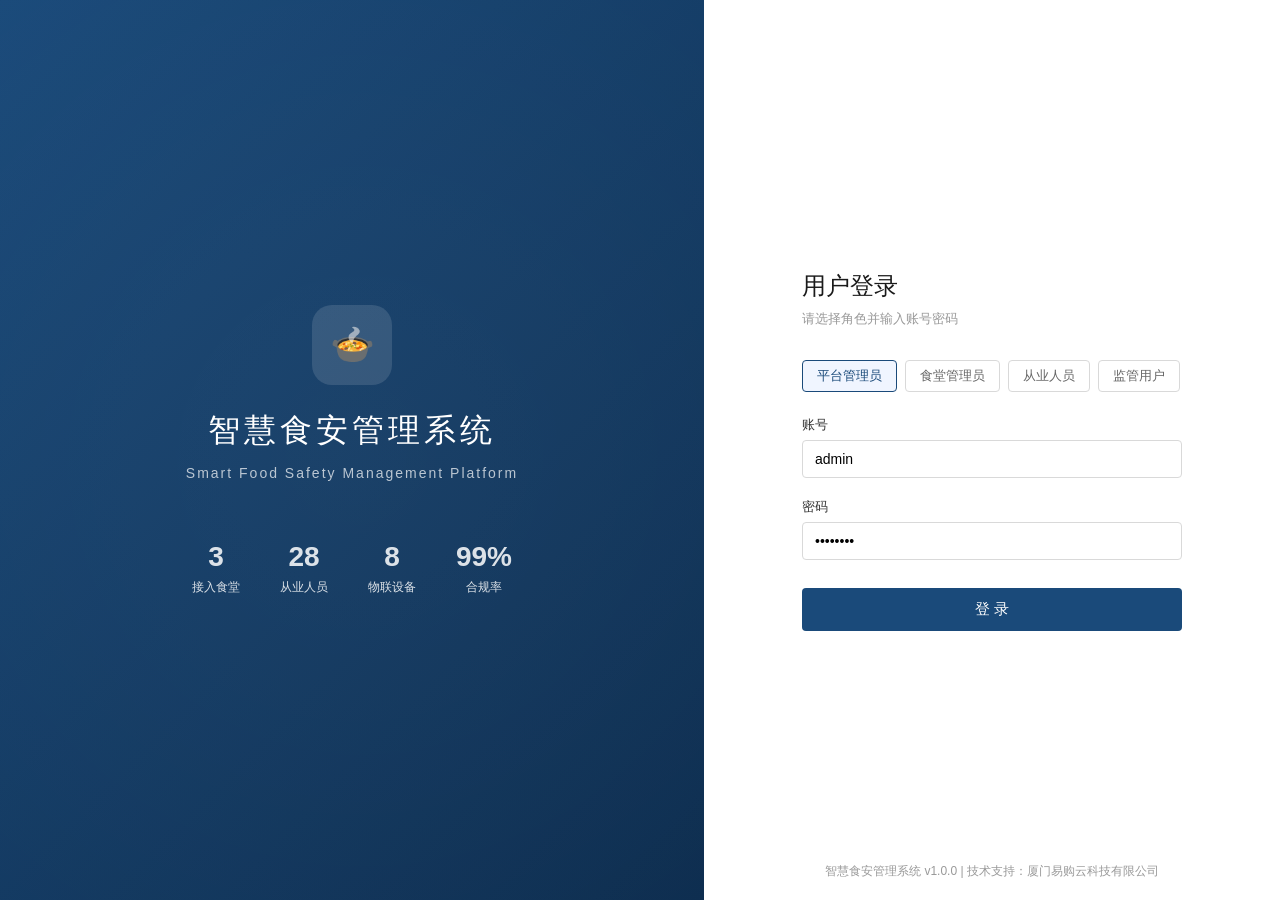
<file: index.html>
<!DOCTYPE html>
<html lang="zh-CN">
<head>
  <meta charset="UTF-8">
  <meta name="viewport" content="width=device-width, initial-scale=1.0">
  <title>智慧食安管理系统</title>
  <link rel="icon" type="image/svg+xml" href="data:image/svg+xml,%3Csvg xmlns='http://www.w3.org/2000/svg' viewBox='0 0 32 32'%3E%3Crect width='32' height='32' rx='6' fill='%231a3a5c'/%3E%3Cpath d='M16 5L7 9v7c0 5.5 4 10.2 9 11.5 5-1.3 9-6 9-11.5V9l-9-4z' fill='none' stroke='%2352c41a' stroke-width='1.8'/%3E%3Cpath d='M12 15.5l2.5 2.5 5.5-5.5' fill='none' stroke='%2352c41a' stroke-width='1.8' stroke-linecap='round' stroke-linejoin='round'/%3E%3Ctext x='16' y='22' text-anchor='middle' font-size='6' fill='%23fff' font-weight='bold'%3E食安%3C/text%3E%3C/svg%3E">
  <link rel="stylesheet" href="css/style.css">
  <style>
    * { margin: 0; padding: 0; box-sizing: border-box; }
    body {
      font-family: "Microsoft YaHei", "PingFang SC", "Helvetica Neue", Arial, sans-serif;
      background: #f5f7fa;
      color: #333;
      font-size: 14px;
    }
    .app-layout {
      display: flex;
      min-height: 100vh;
    }

    /* ===== 左侧导航 ===== */
    .sidebar {
      width: 220px;
      background: #1a3a5c;
      color: #fff;
      flex-shrink: 0;
      display: flex;
      flex-direction: column;
      transition: width 0.3s;
      position: fixed;
      height: 100vh;
      z-index: 100;
    }
    .sidebar.collapsed {
      width: 60px;
    }
    .sidebar-header {
      height: 60px;
      display: flex;
      align-items: center;
      padding: 0 16px;
      border-bottom: 1px solid rgba(255,255,255,0.08);
      gap: 10px;
    }
    .sidebar-header .icon {
      width: 32px;
      height: 32px;
      background: rgba(255,255,255,0.12);
      border-radius: 8px;
      display: flex;
      align-items: center;
      justify-content: center;
      font-size: 16px;
      flex-shrink: 0;
    }
    .sidebar-header .title {
      font-size: 15px;
      font-weight: 500;
      white-space: nowrap;
      overflow: hidden;
    }
    .sidebar.collapsed .sidebar-header .title {
      display: none;
    }
    .nav-menu {
      flex: 1;
      overflow-y: auto;
      padding: 8px 0;
    }
    .nav-item {
      display: flex;
      align-items: center;
      padding: 12px 16px;
      cursor: pointer;
      transition: background 0.2s;
      color: rgba(255,255,255,0.75);
      gap: 12px;
      border-left: 3px solid transparent;
    }
    .nav-item:hover {
      background: rgba(255,255,255,0.06);
      color: #fff;
    }
    .nav-item.active {
      background: rgba(255,255,255,0.1);
      color: #fff;
      border-left-color: #4a9eff;
    }
    .nav-item .nav-icon {
      width: 20px;
      text-align: center;
      flex-shrink: 0;
      font-size: 16px;
    }
    .nav-item .nav-label {
      white-space: nowrap;
      overflow: hidden;
      font-size: 13px;
    }
    .sidebar.collapsed .nav-item .nav-label {
      display: none;
    }
    .sidebar-footer {
      padding: 12px 16px;
      border-top: 1px solid rgba(255,255,255,0.08);
      font-size: 12px;
      color: rgba(255,255,255,0.4);
      text-align: center;
    }
    .sidebar.collapsed .sidebar-footer {
      display: none;
    }
    .toggle-sidebar {
      position: absolute;
      right: -12px;
      top: 70px;
      width: 24px;
      height: 24px;
      background: #1a3a5c;
      border-radius: 50%;
      display: flex;
      align-items: center;
      justify-content: center;
      cursor: pointer;
      font-size: 10px;
      color: #fff;
      border: 1px solid rgba(255,255,255,0.2);
      z-index: 101;
    }

    /* ===== 主内容区 ===== */
    .main {
      flex: 1;
      margin-left: 220px;
      display: flex;
      flex-direction: column;
      min-height: 100vh;
    }
    .main.expanded {
      margin-left: 60px;
    }
    .header {
      height: 56px;
      background: #fff;
      border-bottom: 1px solid #e8e8e8;
      display: flex;
      align-items: center;
      justify-content: space-between;
      padding: 0 24px;
      position: sticky;
      top: 0;
      z-index: 50;
    }
    .header-left {
      display: flex;
      align-items: center;
      gap: 16px;
    }
    .breadcrumb {
      font-size: 14px;
      color: #666;
    }
    .breadcrumb span:last-child {
      color: #1a3a5c;
      font-weight: 500;
    }
    .header-right {
      display: flex;
      align-items: center;
      gap: 20px;
    }
    .header-icon-btn {
      position: relative;
      cursor: pointer;
      font-size: 18px;
      color: #666;
      padding: 4px;
    }
    .header-icon-btn:hover { color: #1a3a5c; }
    .header-badge {
      position: absolute;
      top: -2px;
      right: -2px;
      width: 16px;
      height: 16px;
      background: #ff4d4f;
      color: #fff;
      font-size: 10px;
      border-radius: 50%;
      display: flex;
      align-items: center;
      justify-content: center;
    }
    .user-info {
      display: flex;
      align-items: center;
      gap: 8px;
      cursor: pointer;
    }
    .user-avatar {
      width: 32px;
      height: 32px;
      border-radius: 50%;
      background: #1a3a5c;
      color: #fff;
      display: flex;
      align-items: center;
      justify-content: center;
      font-size: 13px;
    }
    .user-name {
      font-size: 13px;
      color: #333;
    }
    .user-dropdown {
      position: absolute;
      top: 48px;
      right: 16px;
      background: #fff;
      border: 1px solid #e8e8e8;
      border-radius: 4px;
      box-shadow: 0 4px 12px rgba(0,0,0,0.1);
      display: none;
      min-width: 140px;
      z-index: 60;
    }
    .user-dropdown.show { display: block; }
    .user-dropdown-item {
      padding: 10px 16px;
      font-size: 13px;
      cursor: pointer;
      transition: background 0.2s;
    }
    .user-dropdown-item:hover { background: #f5f7fa; }

    .content {
      padding: 20px 24px;
      flex: 1;
    }

    /* ===== 通用卡片 ===== */
    .card {
      background: #fff;
      border-radius: 4px;
      border: 1px solid #e8e8e8;
      margin-bottom: 16px;
    }
    .card-header {
      padding: 14px 20px;
      border-bottom: 1px solid #f0f0f0;
      display: flex;
      justify-content: space-between;
      align-items: center;
    }
    .card-title {
      font-size: 15px;
      font-weight: 500;
      color: #1a1a1a;
    }
    .card-body {
      padding: 20px;
    }
    .card-tools {
      display: flex;
      gap: 8px;
    }

    /* ===== 按钮 ===== */
    .btn {
      padding: 6px 16px;
      border-radius: 4px;
      font-size: 13px;
      cursor: pointer;
      transition: all 0.2s;
      border: 1px solid transparent;
      display: inline-flex;
      align-items: center;
      gap: 4px;
    }
    .btn-primary {
      background: #1a4a7a;
      color: #fff;
      border-color: #1a4a7a;
    }
    .btn-primary:hover { background: #133a61; }
    .btn-default {
      background: #fff;
      color: #666;
      border-color: #d9d9d9;
    }
    .btn-default:hover { border-color: #1a4a7a; color: #1a4a7a; }
    .btn-danger {
      background: #fff;
      color: #ff4d4f;
      border-color: #ff4d4f;
    }
    .btn-danger:hover { background: #fff2f0; }
    .btn-sm { padding: 4px 12px; font-size: 12px; }
    .btn-success { background: #52c41a; color: #fff; border-color: #52c41a; }
    .btn-success:hover { background: #389e0d; }
    .btn-warning { background: #faad14; color: #fff; border-color: #faad14; }
    .btn-warning:hover { background: #d48806; }

    /* ===== 表格 ===== */
    .table-wrap { overflow-x: auto; }
    .table {
      width: 100%;
      border-collapse: collapse;
      font-size: 13px;
    }
    .table th {
      background: #fafafa;
      padding: 10px 12px;
      text-align: left;
      font-weight: 500;
      color: #666;
      border-bottom: 1px solid #f0f0f0;
      white-space: nowrap;
    }
    .table td {
      padding: 10px 12px;
      border-bottom: 1px solid #f0f0f0;
      color: #333;
    }
    .table tr:hover td { background: #fafafa; }
    .table tr:last-child td { border-bottom: none; }

    /* ===== 标签 ===== */
    .tag {
      display: inline-block;
      padding: 2px 8px;
      border-radius: 4px;
      font-size: 12px;
      line-height: 1.5;
    }
    .tag-green { background: #f6ffed; color: #389e0d; border: 1px solid #b7eb8f; }
    .tag-red { background: #fff2f0; color: #ff4d4f; border: 1px solid #ffccc7; }
    .tag-orange { background: #fff7e6; color: #d48806; border: 1px solid #ffd591; }
    .tag-blue { background: #e6f7ff; color: #1a4a7a; border: 1px solid #91d5ff; }
    .tag-gray { background: #f5f5f5; color: #999; border: 1px solid #d9d9d9; }

    /* ===== 状态指示点 ===== */
    .status-dot {
      display: inline-block;
      width: 8px;
      height: 8px;
      border-radius: 50%;
      margin-right: 4px;
    }
    .status-dot.online { background: #52c41a; }
    .status-dot.offline { background: #999; }
    .status-dot.warning { background: #faad14; }
    .status-dot.error { background: #ff4d4f; }

    /* ===== Toast 提示 ===== */
    .toast-container {
      position: fixed;
      top: 16px;
      right: 16px;
      z-index: 9999;
      display: flex;
      flex-direction: column;
      gap: 8px;
      pointer-events: none;
    }
    .toast {
      min-width: 240px;
      max-width: 360px;
      background: #fff;
      border-radius: 4px;
      box-shadow: 0 4px 12px rgba(0,0,0,0.12);
      padding: 12px 16px 12px 14px;
      display: flex;
      align-items: flex-start;
      gap: 10px;
      font-size: 13px;
      color: #333;
      border-left: 3px solid #1a4a7a;
      animation: toastIn 0.25s ease-out;
      pointer-events: auto;
    }
    .toast.success { border-left-color: #52c41a; }
    .toast.error { border-left-color: #ff4d4f; }
    .toast.warning { border-left-color: #faad14; }
    .toast.info { border-left-color: #1a4a7a; }
    .toast .toast-icon {
      flex-shrink: 0;
      width: 18px;
      height: 18px;
      border-radius: 50%;
      display: flex;
      align-items: center;
      justify-content: center;
      color: #fff;
      font-size: 12px;
      font-weight: 600;
      line-height: 1;
    }
    .toast.success .toast-icon { background: #52c41a; }
    .toast.error .toast-icon { background: #ff4d4f; }
    .toast.warning .toast-icon { background: #faad14; }
    .toast.info .toast-icon { background: #1a4a7a; }
    .toast .toast-content { flex: 1; line-height: 1.5; }
    .toast.fade-out { animation: toastOut 0.25s ease-in forwards; }
    @keyframes toastIn {
      from { transform: translateX(100%); opacity: 0; }
      to { transform: translateX(0); opacity: 1; }
    }
    @keyframes toastOut {
      from { transform: translateX(0); opacity: 1; }
      to { transform: translateX(100%); opacity: 0; }
    }

    /* ===== 自定义确认弹窗 ===== */
    .confirm-dialog .modal {
      max-width: 400px;
    }
    .confirm-dialog .confirm-icon {
      width: 56px;
      height: 56px;
      border-radius: 50%;
      display: flex;
      align-items: center;
      justify-content: center;
      font-size: 28px;
      margin: 0 auto 16px;
    }
    .confirm-dialog .confirm-icon.warning { background: #fff7e6; color: #faad14; }
    .confirm-dialog .confirm-icon.danger { background: #fff2f0; color: #ff4d4f; }
    .confirm-dialog .confirm-icon.info { background: #e6f7ff; color: #1a4a7a; }
    .confirm-dialog .confirm-title {
      font-size: 16px;
      font-weight: 500;
      color: #1a1a1a;
      text-align: center;
      margin-bottom: 8px;
    }
    .confirm-dialog .confirm-msg {
      font-size: 13px;
      color: #666;
      text-align: center;
      line-height: 1.6;
      margin-bottom: 4px;
    }

    /* ===== 搜索/筛选栏 ===== */
    .filter-bar {
      display: flex;
      gap: 12px;
      margin-bottom: 16px;
      flex-wrap: wrap;
    }
    .filter-bar input, .filter-bar select {
      padding: 6px 10px;
      border: 1px solid #d9d9d9;
      border-radius: 4px;
      font-size: 13px;
      outline: none;
    }
    .filter-bar input:focus, .filter-bar select:focus { border-color: #1a4a7a; }
    .filter-bar input { min-width: 200px; }

    /* ===== 分页 ===== */
    .pagination {
      display: flex;
      justify-content: flex-end;
      gap: 4px;
      margin-top: 16px;
    }
    .pagination button {
      padding: 5px 12px;
      border: 1px solid #d9d9d9;
      background: #fff;
      cursor: pointer;
      border-radius: 4px;
      font-size: 13px;
    }
    .pagination button:hover { border-color: #1a4a7a; color: #1a4a7a; }
    .pagination button.active { background: #1a4a7a; color: #fff; border-color: #1a4a7a; }
    .pagination button:disabled { cursor: not-allowed; color: #bbb; }

    /* ===== 数字统计卡片 ===== */
    .stats-row {
      display: grid;
      grid-template-columns: repeat(4, 1fr);
      gap: 16px;
      margin-bottom: 16px;
    }
    .stat-card {
      background: #fff;
      border-radius: 4px;
      border: 1px solid #e8e8e8;
      padding: 20px;
      display: flex;
      align-items: center;
      gap: 16px;
    }
    .stat-icon {
      width: 48px;
      height: 48px;
      border-radius: 8px;
      display: flex;
      align-items: center;
      justify-content: center;
      font-size: 20px;
      flex-shrink: 0;
    }
    .stat-icon.blue { background: #e6f7ff; color: #1a4a7a; }
    .stat-icon.green { background: #f6ffed; color: #389e0d; }
    .stat-icon.red { background: #fff2f0; color: #ff4d4f; }
    .stat-icon.orange { background: #fff7e6; color: #d48806; }
    .stat-info .stat-num { font-size: 24px; font-weight: 600; color: #1a1a1a; line-height: 1.2; }
    .stat-info .stat-label { font-size: 13px; color: #999; margin-top: 2px; }
    .stat-info .stat-trend { font-size: 12px; color: #999; margin-top: 4px; }
    .stat-trend.up { color: #52c41a; }
    .stat-trend.down { color: #ff4d4f; }

    /* ===== 模态框 ===== */
    .modal-overlay {
      position: fixed;
      top: 0; left: 0; right: 0; bottom: 0;
      background: rgba(0,0,0,0.45);
      display: none;
      align-items: center;
      justify-content: center;
      z-index: 200;
    }
    .modal-overlay.show { display: flex; }
    .modal {
      background: #fff;
      border-radius: 4px;
      width: 90%;
      max-width: 560px;
      max-height: 90vh;
      overflow-y: auto;
    }
    .modal-header {
      padding: 16px 20px;
      border-bottom: 1px solid #f0f0f0;
      display: flex;
      justify-content: space-between;
      align-items: center;
    }
    .modal-title { font-size: 16px; font-weight: 500; }
    .modal-close { cursor: pointer; font-size: 18px; color: #999; }
    .modal-close:hover { color: #333; }
    .modal-body { padding: 20px; }
    .modal-footer {
      padding: 12px 20px;
      border-top: 1px solid #f0f0f0;
      display: flex;
      justify-content: flex-end;
      gap: 8px;
    }
    .form-row { display: flex; gap: 16px; margin-bottom: 16px; }
    .form-col { flex: 1; }
    .form-label { display: block; font-size: 13px; color: #333; margin-bottom: 6px; }
    .form-label .required { color: #ff4d4f; margin-left: 2px; }
    .form-input, .form-select, .form-textarea {
      width: 100%;
      padding: 8px 10px;
      border: 1px solid #d9d9d9;
      border-radius: 4px;
      font-size: 13px;
      outline: none;
    }
    .form-input:focus, .form-select:focus, .form-textarea:focus { border-color: #1a4a7a; }
    .form-textarea { resize: vertical; min-height: 80px; }

    /* ===== 响应式 ===== */
    @media (max-width: 1200px) {
      .stats-row { grid-template-columns: repeat(2, 1fr); }
    }
    @media (max-width: 768px) {
      .sidebar { width: 60px; }
      .sidebar .sidebar-header .title, .sidebar .nav-item .nav-label, .sidebar .sidebar-footer { display: none; }
      .main { margin-left: 60px; }
      .stats-row { grid-template-columns: repeat(2, 1fr); }
    }

    /* ===== 隐藏 ===== */
    .hidden { display: none !important; }

    /* ===== 详情列表 ===== */
    .detail-list { display: grid; grid-template-columns: repeat(2, 1fr); gap: 12px 24px; }
    .detail-item { display: flex; }
    .detail-item .label { color: #999; width: 100px; flex-shrink: 0; font-size: 13px; }
    .detail-item .value { color: #333; font-size: 13px; }

    /* ===== 监控画面 ===== */
    .monitor-grid { display: grid; grid-template-columns: repeat(2, 1fr); gap: 16px; }
    .monitor-card { background: #1a1a1a; border-radius: 4px; overflow: hidden; }
    .monitor-card .monitor-header { padding: 8px 12px; display: flex; justify-content: space-between; align-items: center; color: #fff; font-size: 13px; background: #2a2a2a; }
    .monitor-card .monitor-body { height: 240px; display: flex; align-items: center; justify-content: center; color: #666; font-size: 13px; position: relative; }
    .monitor-card .monitor-placeholder { text-align: center; }
    .monitor-card .monitor-placeholder .icon { font-size: 48px; margin-bottom: 8px; color: #444; }
    .monitor-status { display: flex; align-items: center; gap: 4px; }

    /* ===== 两栏布局 ===== */
    .two-col { display: grid; grid-template-columns: 1fr 1fr; gap: 16px; }
    .two-col .card { margin-bottom: 0; }

    /* ===== 预警色块 ===== */
    .alert-banner {
      padding: 10px 16px;
      border-radius: 4px;
      margin-bottom: 16px;
      display: flex;
      align-items: center;
      gap: 8px;
      font-size: 13px;
    }
    .alert-banner.high { background: #fff2f0; border: 1px solid #ffccc7; color: #ff4d4f; }
    .alert-banner.medium { background: #fff7e6; border: 1px solid #ffd591; color: #d48806; }
    .alert-banner.low { background: #e6f7ff; border: 1px solid #91d5ff; color: #1a4a7a; }

    /* ===== 分页条（带统计） ===== */
    .pagination-bar { display: flex; justify-content: space-between; align-items: center; padding: 12px 0 0; }
    .pagination-info { font-size: 13px; color: #666; }

    /* ===== 人脸照片 ===== */
    .face-thumb { width: 36px; height: 36px; border-radius: 50%; object-fit: cover; background: #f0f0f0; }
    .face-placeholder { width: 36px; height: 36px; border-radius: 50%; background: #1a3a5c; color: #fff; display: inline-flex; align-items: center; justify-content: center; font-size: 13px; }
    .face-preview { width: 120px; height: 150px; border-radius: 4px; object-fit: cover; border: 1px solid #d9d9d9; }
    .face-preview-box { margin-top: 8px; }
    .upload-row { display: flex; align-items: center; gap: 12px; }
    .upload-row input[type="file"] { flex: 1; }
  </style>
</head>
<body>
  <div class="app-layout">
    <!-- 左侧导航 -->
    <div class="sidebar" id="sidebar">
      <div class="sidebar-header">
        <div class="icon">&#127858;</div>
        <div class="title">智慧食安</div>
      </div>
      <div class="toggle-sidebar" id="toggleSidebar">&lt;</div>
      <div class="nav-menu" id="navMenu"></div>
      <div class="sidebar-footer">v1.0.0 | 厦门易购云科技有限公司</div>
    </div>

    <!-- 主内容区 -->
    <div class="main" id="main">
      <div class="header">
        <div class="header-left">
          <div class="breadcrumb" id="breadcrumb">首页 / 工作台</div>
        </div>
        <div class="header-right">
          <div class="header-icon-btn" id="noticeBtn">
            &#128276;
            <span class="header-badge" id="noticeBadge">3</span>
          </div>
          <div class="user-info" id="userInfo">
            <div class="user-avatar" id="userAvatar"></div>
            <div class="user-name" id="userName"></div>
            <div class="user-dropdown" id="userDropdown">
              <div class="user-dropdown-item" onclick="showProfile()">个人资料</div>
              <div class="user-dropdown-item" onclick="logout()">退出登录</div>
            </div>
          </div>
        </div>
      </div>
      <div class="content" id="content"></div>
    </div>
  </div>

  <!-- 通用模态框 -->
  <div class="modal-overlay" id="modalOverlay">
    <div class="modal" id="modal">
      <div class="modal-header">
        <div class="modal-title" id="modalTitle">标题</div>
        <div class="modal-close" onclick="closeModal()">&times;</div>
      </div>
      <div class="modal-body" id="modalBody"></div>
      <div class="modal-footer" id="modalFooter"></div>
    </div>
  </div>

  <!-- 自定义确认弹窗 -->
  <div class="modal-overlay confirm-dialog" id="confirmOverlay">
    <div class="modal" style="max-width:380px">
      <div class="modal-body" style="padding:28px 24px 8px">
        <div class="confirm-icon" id="confirmIcon">!</div>
        <div class="confirm-title" id="confirmTitle">提示</div>
        <div class="confirm-msg" id="confirmMsg"></div>
      </div>
      <div class="modal-footer" style="justify-content:center;border-top:none;padding:16px 24px 24px">
        <button class="btn btn-default" id="confirmCancelBtn">取消</button>
        <button class="btn btn-primary" id="confirmOkBtn">确定</button>
      </div>
    </div>
  </div>

  <!-- Toast 容器 -->
  <div class="toast-container" id="toastContainer"></div>

  <script src="js/data.js"></script>
  <script>
    // ===================== 初始化 =====================
    DataStore.init();
    const currentUser = DataStore.get('currentUser');
    if (!currentUser) { window.location.href = 'login.html?redirect=' + encodeURIComponent(window.location.hash || ''); }

    // 全部可用菜单（权限项）
    const ALL_MENUS = [
      { key: 'dashboard', label: '工作台', icon: '&#128202;', group: '总览' },
      { key: 'devices', label: '物联设备', icon: '&#128268;', group: '设备' },
      { key: 'alerts', label: '异常预警', icon: '&#128680;', group: '预警' },
      { key: 'alertReview', label: '预警审核', icon: '&#128270;', group: '预警' },
      { key: 'patrolReview', label: '巡查记录审核', icon: '&#128269;', group: '审核' },
      { key: 'samples', label: '留样管理', icon: '&#129379;', group: '业务' },
      { key: 'personnel', label: '人员管理', icon: '&#128100;', group: '业务' },
      { key: 'checks', label: '晨午晚检', icon: '&#129658;', group: '业务' },
      { key: 'access', label: '门禁管理', icon: '&#128275;', group: '业务' },
      { key: 'monitor', label: '视频监控', icon: '&#128247;', group: '监控' },
      { key: 'ledger', label: '台账填报', icon: '&#128221;', group: '业务' },
      { key: 'patrol', label: '巡检记录', icon: '&#128269;', group: '业务' },
      { key: 'safetyInspect', label: '食安巡查', icon: '&#128737;', group: '业务' },
      { key: 'recipes', label: '菜谱信息维护', icon: '&#127869;', group: '业务' },
      { key: 'roles', label: '角色管理', icon: '&#128101;', group: '管理' },
      { key: 'userMgmt', label: '用户管理', icon: '&#128101;', group: '管理' },
      { key: 'sysParams', label: '参数设置', icon: '&#9881;', group: '管理' },
    ];

    // 根据 DB.roles 中的 permissions 动态构建角色菜单配置
    function buildRoleConfig() {
      var cfg = {};
      // 默认权限映射（兜底：当角色缺少 permissions 字段时使用）
      var DEFAULT_PERMS = {
        admin: ['dashboard','devices','alerts','alertReview','samples','personnel','checks','access','monitor','roles','userMgmt','sysParams','ledger','patrol','safetyInspect','recipes','patrolReview'],
        canteenAdmin: ['dashboard','userMgmt','roles','alertReview','patrolReview'],
        staff: ['samples','ledger','patrol','safetyInspect','recipes'],
        inspector: ['dashboard','alerts','samples','checks','patrol','safetyInspect','ledger','recipes','personnel','monitor']
      };
      DB.roles.forEach(function(r) {
        var perms = (r.permissions && r.permissions.length > 0) ? r.permissions : (DEFAULT_PERMS[r.code] || []);
        cfg[r.code] = { name: r.name, menus: ALL_MENUS.filter(function(m) { return perms.indexOf(m.key) !== -1; }) };
      });
      // 兜底：如果某角色 code 没有匹配到，给一个默认空菜单
      if (!cfg.admin) cfg.admin = { name: '平台管理员', menus: [] };
      if (!cfg.canteenAdmin) cfg.canteenAdmin = { name: '食堂管理员', menus: [] };
      if (!cfg.staff) cfg.staff = { name: '从业人员', menus: [] };
      if (!cfg.inspector) cfg.inspector = { name: '监管用户', menus: [] };
      return cfg;
    }
    var roleConfig = buildRoleConfig();

    // 监管用户为只读角色：可查看业务数据，但不能新增/编辑/删除
    function isViewOnly() { return currentUser.role === 'inspector'; }

    // 从 URL hash 解析当前页面（支持刷新保留、可分享/书签）；无效或无则回落到第一个菜单
    function parseHashPage() {
      var h = (window.location.hash || '').replace(/^#/, '').trim();
      return h || null;
    }
    function firstMenuKey() {
      var menus = (roleConfig[currentUser.role] && roleConfig[currentUser.role].menus) || [];
      return menus.length ? menus[0].key : 'dashboard';
    }
    var _hashPage = parseHashPage();
    var _menus0 = (roleConfig[currentUser.role] && roleConfig[currentUser.role].menus) || [];
    let currentPage = (_hashPage && _menus0.some(m => m.key === _hashPage)) ? _hashPage : firstMenuKey();
    // 进入时若停在默认首页却带了 #dashboard，清掉让 URL 保持干净（replaceState 不触发 hashchange）
    if (currentPage === firstMenuKey() && window.location.hash) {
      history.replaceState(null, '', window.location.pathname + window.location.search);
    }

    // ===================== 导航渲染 =====================
    function renderNav() {
      const cfg = roleConfig[currentUser.role] || roleConfig.admin;
      const menu = document.getElementById('navMenu');
      menu.innerHTML = cfg.menus.map(m => `
        <div class="nav-item ${m.key === currentPage ? 'active' : ''}" data-page="${m.key}" onclick="navigate('${m.key}')">
          <div class="nav-icon">${m.icon}</div>
          <div class="nav-label">${m.label}</div>
        </div>
      `).join('');
      document.getElementById('userName').textContent = currentUser.realName;
      document.getElementById('userAvatar').textContent = currentUser.realName.charAt(0);
    }

    // 默认首页（第一个菜单）不显示 hash，进入/切回时 URL 保持干净的 /dashboard
    function isDefaultPage(page) { return page === firstMenuKey(); }
    function clearHashSilently() {
      if (window.location.hash) {
        history.replaceState(null, '', window.location.pathname + window.location.search);
      }
    }
    function setHash(page) {
      if (isDefaultPage(page)) clearHashSilently();
      else window.location.hash = page;
    }

    function navigate(page) {
      var menus = (roleConfig[currentUser.role] && roleConfig[currentUser.role].menus) || [];
      if (!menus.some(m => m.key === page)) return; // 越权访问忽略
      if (parseHashPage() === page) {
        currentPage = page; renderNav(); renderContent();
      } else {
        setHash(page); // 默认首页清 hash，其它模块写 hash，由 hashchange 统一渲染
      }
    }

    // 浏览器前进/后退、手动改地址栏 hash、刷新后均触发此事件，实现每个菜单独立 URL
    window.addEventListener('hashchange', function() {
      var page = parseHashPage();
      var menus = (roleConfig[currentUser.role] && roleConfig[currentUser.role].menus) || [];
      if (!page) { // 空 hash = 默认首页
        currentPage = firstMenuKey(); renderNav(); renderContent();
      } else if (menus.some(m => m.key === page)) {
        currentPage = page; renderNav(); renderContent();
      } else {
        currentPage = firstMenuKey(); renderNav(); renderContent(); clearHashSilently();
      }
    });

    document.getElementById('toggleSidebar').addEventListener('click', () => {
      document.getElementById('sidebar').classList.toggle('collapsed');
      document.getElementById('main').classList.toggle('expanded');
      const btn = document.getElementById('toggleSidebar');
      btn.textContent = btn.textContent === '<' ? '>' : '<';
    });

    document.getElementById('userInfo').addEventListener('click', () => {
      document.getElementById('userDropdown').classList.toggle('show');
    });
    document.addEventListener('click', e => {
      if (!e.target.closest('#userInfo')) document.getElementById('userDropdown').classList.remove('show');
    });

    function logout() {
      localStorage.removeItem('smartFoodSafety_currentUser');
      window.location.href = 'login.html';
    }

    // ===================== 面包屑 =====================
    function setBreadcrumb(pages) {
      document.getElementById('breadcrumb').innerHTML = pages.map((p, i) =>
        i === pages.length - 1 ? `<span>${p}</span>` : `<span style="color:#999">${p}</span> <span style="color:#ccc;margin:0 4px">/</span> `
      ).join('');
    }

    // ===================== 模态框 =====================
    function openModal(title, bodyHtml, footerHtml) {
      document.getElementById('modalTitle').textContent = title;
      document.getElementById('modalBody').innerHTML = bodyHtml;
      document.getElementById('modalFooter').innerHTML = footerHtml || '';
      document.getElementById('modalOverlay').classList.add('show');
    }
    function closeModal() {
      document.getElementById('modalOverlay').classList.remove('show');
    }
    document.getElementById('modalOverlay').addEventListener('click', e => {
      if (e.target === document.getElementById('modalOverlay')) closeModal();
    });

    // ===================== 自定义 Toast 提示 =====================
    function showToast(message, type = 'info', duration = 2500) {
      const container = document.getElementById('toastContainer');
      const icons = { success: '✓', error: '×', warning: '!', info: 'i' };
      const toast = document.createElement('div');
      toast.className = 'toast ' + type;
      toast.innerHTML = `<div class="toast-icon">${icons[type] || 'i'}</div><div class="toast-content">${message}</div>`;
      container.appendChild(toast);
      setTimeout(() => {
        toast.classList.add('fade-out');
        setTimeout(() => toast.remove(), 250);
      }, duration);
    }

    // ===================== 自定义确认弹窗 =====================
    function showConfirm(message, options = {}) {
      return new Promise(resolve => {
        const { title = '操作确认', type = 'warning', okText = '确定', cancelText = '取消', danger = false } = options;
        const iconMap = { warning: '!', danger: '!', info: '?' };
        const iconTypeMap = { warning: 'warning', danger: 'danger', info: 'info' };
        document.getElementById('confirmTitle').textContent = title;
        document.getElementById('confirmMsg').textContent = message;
        const icon = document.getElementById('confirmIcon');
        icon.textContent = iconMap[type] || '!';
        icon.className = 'confirm-icon ' + (iconTypeMap[type] || 'warning');
        const okBtn = document.getElementById('confirmOkBtn');
        const cancelBtn = document.getElementById('confirmCancelBtn');
        okBtn.textContent = okText;
        cancelBtn.textContent = cancelText;
        okBtn.className = 'btn ' + (danger ? 'btn-danger' : 'btn-primary');
        document.getElementById('confirmOverlay').classList.add('show');

        const cleanup = (result) => {
          document.getElementById('confirmOverlay').classList.remove('show');
          okBtn.onclick = null;
          cancelBtn.onclick = null;
          document.getElementById('confirmOverlay').onclick = null;
          resolve(result);
        };
        okBtn.onclick = () => cleanup(true);
        cancelBtn.onclick = () => cleanup(false);
        document.getElementById('confirmOverlay').onclick = (e) => {
          if (e.target === document.getElementById('confirmOverlay')) cleanup(false);
        };
      });
    }

    // ===================== 通用表格渲染 =====================
    function renderTable(headers, rows, emptyText = '暂无数据') {
      if (!rows || rows.length === 0) {
        return `<div style="text-align:center;padding:40px;color:#999;font-size:13px">${emptyText}</div>`;
      }
      return `<div class="table-wrap"><table class="table"><thead><tr>${headers.map(h => `<th>${h}</th>`).join('')}</tr></thead><tbody>${rows.map(r => `<tr>${r.map(c => `<td>${c}</td>`).join('')}</tr>`).join('')}</tbody></table></div>`;
    }

    // ===================== 分页 =====================
    function renderPagination(current, total, onPage) {
      if (total <= 1) return '';
      let html = '<div class="pagination">';
      html += `<button ${current === 1 ? 'disabled' : ''} onclick="${onPage}(${current - 1})">上一页</button>`;
      for (let i = 1; i <= total; i++) {
        if (i === 1 || i === total || (i >= current - 1 && i <= current + 1)) {
          html += `<button class="${i === current ? 'active' : ''}" onclick="${onPage}(${i})">${i}</button>`;
        } else if (i === current - 2 || i === current + 2) {
          html += `<button disabled>...</button>`;
        }
      }
      html += `<button ${current === total ? 'disabled' : ''} onclick="${onPage}(${current + 1})">下一页</button>`;
      html += '</div>';
      return html;
    }

    // ===================== 分页条（带统计+页码信息） =====================
    function renderPaginationBar(state, onPage, totalCount) {
      const totalPages = Math.max(1, Math.ceil(totalCount / state.pageSize));
      let html = '<div class="pagination-bar">';
      html += '<div class="pagination-info">共 ' + totalCount + ' 条 / 第 ' + state.currentPage + ' 页 / 共 ' + totalPages + ' 页</div>';
      if (totalPages > 1) {
        html += '<div class="pagination">';
        html += '<button' + (state.currentPage === 1 ? ' disabled' : '') + ' onclick="' + onPage + '(' + (state.currentPage - 1) + ')">上一页</button>';
        for (var i = 1; i <= totalPages; i++) {
          if (i === 1 || i === totalPages || (i >= state.currentPage - 1 && i <= state.currentPage + 1)) {
            html += '<button class="' + (i === state.currentPage ? 'active' : '') + '" onclick="' + onPage + '(' + i + ')">' + i + '</button>';
          } else if (i === state.currentPage - 2 || i === state.currentPage + 2) {
            html += '<button disabled>...</button>';
          }
        }
        html += '<button' + (state.currentPage === totalPages ? ' disabled' : '') + ' onclick="' + onPage + '(' + (state.currentPage + 1) + ')">下一页</button>';
        html += '</div>';
      }
      html += '</div>';
      return html;
    }

    // ===================== 各页面渲染 =====================
    function renderContent() {
      const content = document.getElementById('content');
      content.innerHTML = '';

      switch (currentPage) {
        case 'dashboard': renderDashboard(content); break;
        case 'devices': renderDevices(content); break;
        case 'alerts': renderAlerts(content); break;
        case 'alertReview': renderAlertReview(content); break;
        case 'samples': renderSamples(content); break;
        case 'ledger': renderLedger(content); break;
        case 'patrol': renderPatrol(content); break;
        case 'safetyInspect': renderSafetyInspect(content); break;
        case 'recipes': renderRecipes(content); break;
        case 'personnel': renderPersonnel(content); break;
        case 'checks': renderChecks(content); break;
        case 'access': renderAccess(content); break;
        case 'monitor': renderMonitor(content); break;
        case 'dataView': renderDataView(content); break;
        case 'roles': renderRoles(content); break;
        case 'patrolReview': renderPatrolReview(content); break;
        case 'system': renderSystem(content); break;
        case 'userMgmt': renderUserMgmt(content); break;
        case 'sysParams': renderSysParamsPage(content); break;
        default: content.innerHTML = '<div style="text-align:center;padding:80px;color:#999">功能开发中</div>';
      }
    }

    // ===== 工作台 =====
    function renderDashboard(el) {
      setBreadcrumb(['首页', '工作台']);
      const myCanteen = currentUser.canteenId ? DB.canteens.find(c => c.id === currentUser.canteenId) : null;
      const personnelCount = currentUser.canteenId
        ? DB.personnel.filter(p => p.canteenId === currentUser.canteenId && p.status).length
        : DB.personnel.filter(p => p.status).length;
      const deviceCount = currentUser.canteenId
        ? DB.devices.filter(d => d.canteenId === currentUser.canteenId).length
        : DB.devices.length;
      const alertCount = currentUser.canteenId
        ? DB.alerts.filter(a => a.canteenId === currentUser.canteenId && a.status === 'pending').length
        : DB.alerts.filter(a => a.status === 'pending').length;
      const sampleCount = currentUser.canteenId
        ? DB.samples.filter(s => s.canteenId === currentUser.canteenId && s.status === '正常').length
        : DB.samples.filter(s => s.status === '正常').length;

      el.innerHTML = `
        <div class="stats-row">
          <div class="stat-card">
            <div class="stat-icon blue">&#128100;</div>
            <div class="stat-info">
              <div class="stat-num">${personnelCount}</div>
              <div class="stat-label">从业人员</div>
              <div class="stat-trend">${DB.personnel.filter(p => p.healthStatus === '即将过期').length} 人健康证即将到期</div>
            </div>
          </div>
          <div class="stat-card">
            <div class="stat-icon green">&#128268;</div>
            <div class="stat-info">
              <div class="stat-num">${deviceCount}</div>
              <div class="stat-label">物联设备</div>
              <div class="stat-trend">${DB.devices.filter(d => d.status === 'offline').length} 台离线</div>
            </div>
          </div>
          <div class="stat-card">
            <div class="stat-icon red">&#128680;</div>
            <div class="stat-info">
              <div class="stat-num">${alertCount}</div>
              <div class="stat-label">待审核预警</div>
              <div class="stat-trend">今日新增 ${alertCount} 条</div>
            </div>
          </div>
          <div class="stat-card">
            <div class="stat-icon orange">&#129379;</div>
            <div class="stat-info">
              <div class="stat-num">${sampleCount}</div>
              <div class="stat-label">在库留样</div>
              <div class="stat-trend">今日已录入</div>
            </div>
          </div>
        </div>

        <div class="two-col">
          <div class="card">
            <div class="card-header">
              <div class="card-title">待办预警</div>
              <a href="#" onclick="navigate('alerts');return false" style="font-size:13px;color:#1a4a7a">查看全部</a>
            </div>
            <div class="card-body">
              ${renderAlertsPreview()}
            </div>
          </div>
          <div class="card">
            <div class="card-header">
              <div class="card-title">系统公告</div>
            </div>
            <div class="card-body">
              ${renderNotices()}
            </div>
          </div>
        </div>

        <div class="card">
          <div class="card-header">
            <div class="card-title">今日留样概览</div>
            <a href="#" onclick="navigate('samples');return false" style="font-size:13px;color:#1a4a7a">查看全部</a>
          </div>
          <div class="card-body">
            ${renderSamplePreview()}
          </div>
        </div>

        <div class="card">
          <div class="card-header">
            <div class="card-title">设备状态概览</div>
            <a href="#" onclick="navigate('devices');return false" style="font-size:13px;color:#1a4a7a">查看全部</a>
          </div>
          <div class="card-body">
            ${renderDevicePreview()}
          </div>
        </div>
      `;
    }

    function renderAlertsPreview() {
      let list = currentUser.canteenId ? DB.alerts.filter(a => a.canteenId === currentUser.canteenId) : DB.alerts;
      list = list.filter(a => a.status === 'pending').slice(0, 5);
      if (list.length === 0) return '<div style="text-align:center;padding:20px;color:#999;font-size:13px">暂无待审核预警</div>';
      return list.map(a => {
        const levelClass = a.level === 'high' ? 'tag-red' : a.level === 'medium' ? 'tag-orange' : 'tag-blue';
        const levelText = a.level === 'high' ? '高' : a.level === 'medium' ? '中' : '低';
        return `<div style="display:flex;justify-content:space-between;padding:10px 0;border-bottom:1px solid #f0f0f0">
          <div>
            <span class="tag ${levelClass}">${levelText}</span>
            <span style="margin-left:8px;font-size:13px">${a.type}</span>
            <div style="font-size:12px;color:#999;margin-top:4px">${a.location} · ${a.time}</div>
          </div>
          <span class="tag tag-red">待审核</span>
        </div>`;
      }).join('');
    }

    function renderNotices() {
      return DB.notices.slice(0, 5).map(n => {
        const typeClass = n.type === '重要' ? 'tag-orange' : n.type === '紧急' ? 'tag-red' : 'tag-blue';
        return `<div style="padding:10px 0;border-bottom:1px solid #f0f0f0">
          <div style="display:flex;gap:8px;align-items:center">
            <span class="tag ${typeClass}">${n.type}</span>
            <span style="font-size:13px">${n.title}</span>
          </div>
          <div style="font-size:12px;color:#999;margin-top:4px">${n.author} · ${n.date}</div>
        </div>`;
      }).join('');
    }

    function renderSamplePreview() {
      let list = currentUser.canteenId ? DB.samples.filter(s => s.canteenId === currentUser.canteenId) : DB.samples;
      list = list.slice(0, 5);
      const headers = ['样品名称', '食堂', '餐次', '留样时间', '留样人', '状态'];
      const rows = list.map(s => {
        const canteen = DB.canteens.find(c => c.id === s.canteenId);
        const statusTag = s.status === '正常' ? '<span class="tag tag-green">正常</span>' : '<span class="tag tag-gray">已销毁</span>';
        return [s.name, canteen ? canteen.name : '-', s.mealType, s.sampleDate + ' ' + s.sampleTime, s.sampler, statusTag];
      });
      return renderTable(headers, rows);
    }

    function renderDevicePreview() {
      let list = currentUser.canteenId ? DB.devices.filter(d => d.canteenId === currentUser.canteenId) : DB.devices;
      list = list.slice(0, 5);
      const headers = ['设备编号', '名称', '类型', '位置', '状态', '最后数据'];
      const rows = list.map(d => {
        const statusStr = d.status === 'online' ? '<span class="status-dot online"></span>在线' : d.status === 'warning' ? '<span class="status-dot warning"></span>告警' : '<span class="status-dot offline"></span>离线';
        let dataStr = '-';
        if (d.lastData) {
          if (d.lastData.temperature !== undefined) dataStr = `${d.lastData.temperature}°C`;
          else if (d.lastData.distance !== undefined) dataStr = `${d.lastData.distance}cm`;
          else if (d.lastData.status) dataStr = d.lastData.status;
        }
        return [d.id, d.name, d.type, d.location, statusStr, dataStr + '<br><span style="font-size:12px;color:#999">' + d.lastUpdate + '</span>'];
      });
      return renderTable(headers, rows);
    }

    // ===== 物联设备 =====
    function renderDevices(el) {
      setBreadcrumb(['首页', '物联设备管理']);
      const isStaff = currentUser.role === 'staff';
      let list = currentUser.canteenId ? DB.devices.filter(d => d.canteenId === currentUser.canteenId) : DB.devices;
      window.devPageState = window.devPageState || { currentPage: 1, pageSize: 10 };
      var state = window.devPageState;
      var totalCount = list.length;
      var paged = list.slice((state.currentPage - 1) * state.pageSize, state.currentPage * state.pageSize);
      const headers = ['设备编号', '设备名称', '类型', '所属食堂', '安装位置', '状态', '最后数据', '操作'];
      const rows = paged.map(d => {
        const canteen = DB.canteens.find(c => c.id === d.canteenId);
        const statusStr = d.status === 'online' ? '<span class="status-dot online"></span>在线' : d.status === 'warning' ? '<span class="status-dot warning"></span>告警' : '<span class="status-dot offline"></span>离线';
        let dataStr = '-';
        if (d.lastData) {
          if (d.lastData.temperature !== undefined && d.lastData.humidity !== undefined) dataStr = `温度:${d.lastData.temperature}°C<br>湿度:${d.lastData.humidity}%`;
          else if (d.lastData.temperature !== undefined) dataStr = `${d.lastData.temperature}°C`;
          else if (d.lastData.distance !== undefined) dataStr = `离地:${d.lastData.distance}cm`;
          else if (d.lastData.status) dataStr = d.lastData.status;
          else if (d.lastData.duration) dataStr = `${d.lastData.duration}分钟`;
        }
        return [
          d.id, d.name, d.type, canteen ? canteen.name : '-', d.location, statusStr,
          dataStr + '<br><span style="font-size:12px;color:#999">' + d.lastUpdate + '</span>',
          `<button class="btn btn-sm btn-default" onclick="showDeviceDetail('${d.id}')">详情</button>` +
          (isStaff ? '' : ` <button class="btn btn-sm btn-primary" onclick="editDevice('${d.id}')">编辑</button> <button class="btn btn-sm btn-danger" onclick="deleteDevice('${d.id}')">删除</button>`)
        ];
      });

      el.innerHTML = `
        <div class="filter-bar">
          <input type="text" id="devSearchInput" placeholder="搜索设备名称/编号" oninput="filterDeviceList()">
          <select id="devTypeFilter" onchange="filterDeviceList()">
            <option value="">全部类型</option>
            <option>温湿度传感器</option>
            <option>离地靠墙传感器</option>
            <option>挡鼠板检测</option>
            <option>消毒柜传感器</option>
          </select>
          <select id="devStatusFilter" onchange="filterDeviceList()">
            <option value="">全部状态</option>
            <option value="online">在线</option>
            <option value="warning">告警</option>
            <option value="offline">离线</option>
          </select>
          ${isStaff ? '' : '<button class="btn btn-primary" onclick="openDeviceModal()">+ 添加设备</button>'}
        </div>
        <div class="card">
          <div class="card-body" id="devTableBody">
            ${renderTable(headers, rows)}
            ${renderPaginationBar(state, 'goToDevPage', totalCount)}
          </div>
        </div>
      `;
    }
    window.goToDevPage = function(page) {
      window.devPageState.currentPage = page;
      renderDevices(document.getElementById('content'));
    };

    window.filterDeviceList = function() {
      window.devPageState = window.devPageState || { currentPage: 1, pageSize: 10 };
      window.devPageState.currentPage = 1;
      const isStaff = currentUser.role === 'staff';
      const keyword = (document.getElementById('devSearchInput').value || '').trim().toLowerCase();
      const typeFilter = document.getElementById('devTypeFilter').value;
      const statusFilter = document.getElementById('devStatusFilter').value;
      let list = currentUser.canteenId ? DB.devices.filter(d => d.canteenId === currentUser.canteenId) : DB.devices;
      if (keyword) list = list.filter(d => d.id.toLowerCase().includes(keyword) || d.name.toLowerCase().includes(keyword));
      if (typeFilter) list = list.filter(d => d.type === typeFilter);
      if (statusFilter) list = list.filter(d => d.status === statusFilter);
      var state = window.devPageState;
      var totalCount = list.length;
      var paged = list.slice((state.currentPage - 1) * state.pageSize, state.currentPage * state.pageSize);
      const headers = ['设备编号', '设备名称', '类型', '所属食堂', '安装位置', '状态', '最后数据', '操作'];
      const rows = paged.map(d => {
        const canteen = DB.canteens.find(c => c.id === d.canteenId);
        const statusStr = d.status === 'online' ? '<span class="status-dot online"></span>在线' : d.status === 'warning' ? '<span class="status-dot warning"></span>告警' : '<span class="status-dot offline"></span>离线';
        let dataStr = '-';
        if (d.lastData) {
          if (d.lastData.temperature !== undefined && d.lastData.humidity !== undefined) dataStr = `温度:${d.lastData.temperature}°C<br>湿度:${d.lastData.humidity}%`;
          else if (d.lastData.temperature !== undefined) dataStr = `${d.lastData.temperature}°C`;
          else if (d.lastData.distance !== undefined) dataStr = `离地:${d.lastData.distance}cm`;
          else if (d.lastData.status) dataStr = d.lastData.status;
          else if (d.lastData.duration) dataStr = `${d.lastData.duration}分钟`;
        }
        return [d.id, d.name, d.type, canteen ? canteen.name : '-', d.location, statusStr,
          dataStr + '<br><span style="font-size:12px;color:#999">' + d.lastUpdate + '</span>',
          `<button class="btn btn-sm btn-default" onclick="showDeviceDetail('${d.id}')">详情</button>` +
          (isStaff ? '' : ` <button class="btn btn-sm btn-primary" onclick="editDevice('${d.id}')">编辑</button> <button class="btn btn-sm btn-danger" onclick="deleteDevice('${d.id}')">删除</button>`)];
      });
      document.getElementById('devTableBody').innerHTML = renderTable(headers, rows) + renderPaginationBar(state, 'goToDevPage', totalCount);
    };

    const __editingDeviceId = { val: null };
    window.openDeviceModal = function() {
      __editingDeviceId.val = null;
      const canteenOpts = DB.canteens.filter(c => c.status).map(c => `<option value="${c.id}">${c.name}</option>`).join('');
      openModal('添加设备', `
        <div class="form-row">
          <div class="form-col"><label class="form-label">设备编号<span class="required">*</span></label><input class="form-input" id="dId" placeholder="如：DEV009"></div>
          <div class="form-col"><label class="form-label">设备名称<span class="required">*</span></label><input class="form-input" id="dName" placeholder="如：后厨温湿度-03"></div>
        </div>
        <div class="form-row">
          <div class="form-col"><label class="form-label">设备类型<span class="required">*</span></label><select class="form-select" id="dType"><option>温湿度传感器</option><option>离地靠墙传感器</option><option>挡鼠板检测</option><option>消毒柜传感器</option></select></div>
          <div class="form-col"><label class="form-label">所属食堂<span class="required">*</span></label><select class="form-select" id="dCanteen">${canteenOpts}</select></div>
        </div>
        <div class="form-row">
          <div class="form-col"><label class="form-label">安装位置<span class="required">*</span></label><input class="form-input" id="dLocation" placeholder="如：第一食堂后厨"></div>
          <div class="form-col"><label class="form-label">设备状态</label><select class="form-select" id="dStatus"><option value="online">在线</option><option value="offline">离线</option><option value="warning">告警</option></select></div>
        </div>
      `, '<button class="btn btn-default" onclick="closeModal()">取消</button><button class="btn btn-primary" onclick="saveDevice()">保存</button>');
    };

    window.editDevice = function(id) {
      const d = DB.devices.find(x => x.id === id);
      if (!d) return;
      __editingDeviceId.val = id;
      const canteenOpts = DB.canteens.filter(c => c.status).map(c => `<option value="${c.id}" ${c.id === d.canteenId ? 'selected' : ''}>${c.name}</option>`).join('');
      openModal('编辑设备', `
        <div class="form-row">
          <div class="form-col"><label class="form-label">设备编号</label><input class="form-input" id="dId" value="${d.id}" readonly style="background:#f5f5f5"></div>
          <div class="form-col"><label class="form-label">设备名称<span class="required">*</span></label><input class="form-input" id="dName" value="${d.name}"></div>
        </div>
        <div class="form-row">
          <div class="form-col"><label class="form-label">设备类型<span class="required">*</span></label><select class="form-select" id="dType" readonly style="background:#f5f5f5"><option>${d.type}</option></select></div>
          <div class="form-col"><label class="form-label">所属食堂</label><select class="form-select" id="dCanteen">${canteenOpts}</select></div>
        </div>
        <div class="form-row">
          <div class="form-col"><label class="form-label">安装位置<span class="required">*</span></label><input class="form-input" id="dLocation" value="${d.location}"></div>
          <div class="form-col"><label class="form-label">设备状态</label><select class="form-select" id="dStatus"><option value="online" ${d.status === 'online' ? 'selected' : ''}>在线</option><option value="offline" ${d.status === 'offline' ? 'selected' : ''}>离线</option><option value="warning" ${d.status === 'warning' ? 'selected' : ''}>告警</option></select></div>
        </div>
      `, '<button class="btn btn-default" onclick="closeModal()">取消</button><button class="btn btn-primary" onclick="saveDevice()">保存</button>');
    };

    window.saveDevice = function() {
      const editId = __editingDeviceId.val;
      const id = document.getElementById('dId').value.trim();
      const name = document.getElementById('dName').value.trim();
      const type = document.getElementById('dType').value;
      const canteenId = parseInt(document.getElementById('dCanteen').value);
      const location = document.getElementById('dLocation').value.trim();
      const status = document.getElementById('dStatus').value;
      if (!id || !name || !location) { showToast('请填写必填项', 'warning'); return; }
      if (editId) {
        const d = DB.devices.find(x => x.id === editId);
        if (d) { d.name = name; d.canteenId = canteenId; d.location = location; d.status = status; }
        DataStore.set('devices', DB.devices);
        closeModal();
        showToast('修改成功', 'success');
      } else {
        if (DB.devices.find(d => d.id === id)) { showToast('设备编号已存在', 'error'); return; }
        DB.devices.push({
          id, name, type, canteenId, location, status,
          lastData: type === '温湿度传感器' ? { temperature: Math.round((20 + Math.random() * 8) * 10) / 10, humidity: Math.round((50 + Math.random() * 20) * 10) / 10 } : type === '离地靠墙传感器' ? { distance: Math.round((10 + Math.random() * 10) * 10) / 10 } : type === '挡鼠板检测' ? { status: '正常' } : { temperature: 85, duration: 30 },
          lastUpdate: new Date().toISOString().slice(0, 19).replace('T', ' '),
          installDate: new Date().toISOString().slice(0, 10)
        });
        DataStore.set('devices', DB.devices);
        closeModal();
        showToast('保存成功', 'success');
      }
      renderDevices(document.getElementById('content'));
    };

    window.deleteDevice = async function(id) {
      if (!await showConfirm('确认删除设备 ' + id + ' ？', { title: '删除设备', type: 'danger', danger: true })) return;
      const idx = DB.devices.findIndex(d => d.id === id);
      if (idx > -1) { DB.devices.splice(idx, 1); DataStore.set('devices', DB.devices); }
      showToast('已删除', 'success');
      renderDevices(document.getElementById('content'));
    };

    window.showDeviceDetail = function(id) {
      const d = DB.devices.find(x => x.id === id);
      if (!d) return;
      const canteen = DB.canteens.find(c => c.id === d.canteenId);
      let dataHtml = '';
      if (d.lastData) {
        dataHtml = '<div style="margin-top:12px"><strong>最新数据：</strong></div><div class="detail-list" style="margin-top:8px">';
        for (const [k, v] of Object.entries(d.lastData)) {
          const label = k === 'temperature' ? '温度' : k === 'humidity' ? '湿度' : k === 'distance' ? '离地距离' : k === 'status' ? '状态' : k === 'duration' ? '运行时长' : k;
          const unit = k === 'temperature' ? '°C' : k === 'humidity' ? '%' : k === 'distance' ? 'cm' : k === 'duration' ? '分钟' : '';
          dataHtml += `<div class="detail-item"><div class="label">${label}</div><div class="value">${v}${unit}</div></div>`;
        }
        dataHtml += '</div>';
      }
      openModal('设备详情', `
        <div class="detail-list">
          <div class="detail-item"><div class="label">设备编号</div><div class="value">${d.id}</div></div>
          <div class="detail-item"><div class="label">设备名称</div><div class="value">${d.name}</div></div>
          <div class="detail-item"><div class="label">设备类型</div><div class="value">${d.type}</div></div>
          <div class="detail-item"><div class="label">所属食堂</div><div class="value">${canteen ? canteen.name : '-'}</div></div>
          <div class="detail-item"><div class="label">安装位置</div><div class="value">${d.location}</div></div>
          <div class="detail-item"><div class="label">安装日期</div><div class="value">${d.installDate}</div></div>
          <div class="detail-item"><div class="label">设备状态</div><div class="value">${d.status === 'online' ? '在线' : d.status === 'warning' ? '告警' : '离线'}</div></div>
          <div class="detail-item"><div class="label">最后更新</div><div class="value">${d.lastUpdate}</div></div>
        </div>
        ${dataHtml}
      `, '<button class="btn btn-default" onclick="closeModal()">关闭</button>');
    };

    // ===== 异常预警 =====
    function renderAlerts(el) {
      setBreadcrumb(['首页', '异常预警']);
      const baseList = currentUser.canteenId ? DB.alerts.filter(a => a.canteenId === currentUser.canteenId) : DB.alerts;
      let list = baseList;
      window.alertPageState = window.alertPageState || { currentPage: 1, pageSize: 10 };
      var state = window.alertPageState;
      var totalCount = list.length;
      var paged = list.slice((state.currentPage - 1) * state.pageSize, state.currentPage * state.pageSize);
      const pendingCount = baseList.filter(a => a.status === 'pending').length;
      const headers = ['编号', '预警类型', '级别', '食堂', '位置', '发生时间', '状态', '审核人', '操作'];
      const rows = paged.map(a => {
        const canteen = DB.canteens.find(c => c.id === a.canteenId);
        const levelTag = a.level === 'high' ? '<span class="tag tag-red">高</span>' : a.level === 'medium' ? '<span class="tag tag-orange">中</span>' : '<span class="tag tag-blue">低</span>';
        const statusTag = a.status === 'pending' ? '<span class="tag tag-red">待审核</span>' : '<span class="tag tag-green">已审核</span>';
        return [
          a.id, a.type, levelTag, canteen ? canteen.name : '-', a.location, a.time, statusTag,
          a.handler || '-',
          `<button class="btn btn-sm btn-default" onclick="showAlertDetail(${a.id})">详情</button>`
        ];
      });

      el.innerHTML = `
        <div style="background:#e6f7ff;border:1px solid #91d5ff;border-radius:4px;padding:12px 16px;margin-bottom:16px;color:#0958d9;font-size:13px">
          当前共有 <b>${pendingCount}</b> 条待审核预警。<a href="javascript:void(0)" onclick="navigate('alertReview')" style="color:#0958d9;font-weight:600;text-decoration:underline;margin-left:6px">前往预警审核 →</a>
        </div>
        <div class="filter-bar">
          <select id="alertStatusFilter" onchange="filterAlertList()">
            <option value="">全部状态</option>
            <option value="pending">待审核</option>
            <option value="handled">已审核</option>
          </select>
          <select id="alertLevelFilter" onchange="filterAlertList()">
            <option value="">全部级别</option>
            <option value="high">高危</option>
            <option value="medium">中危</option>
            <option value="low">低危</option>
          </select>
          <input type="text" id="alertSearchInput" placeholder="搜索预警类型/位置" oninput="filterAlertList()">
          <button class="btn btn-primary" onclick="exportTableToCsv('预警信息报表.csv')">导出报表</button>
        </div>
        <div class="card">
          <div class="card-body" id="alertTableBody">
            ${renderTable(headers, rows)}
            ${renderPaginationBar(state, 'goToAlertPage', totalCount)}
          </div>
        </div>
      `;
    }
    window.goToAlertPage = function(page) {
      window.alertPageState.currentPage = page;
      renderAlerts(document.getElementById('content'));
    };

    window.filterAlertList = function() {
      window.alertPageState = window.alertPageState || { currentPage: 1, pageSize: 10 };
      window.alertPageState.currentPage = 1;
      const statusFilter = document.getElementById('alertStatusFilter').value;
      const levelFilter = document.getElementById('alertLevelFilter').value;
      const keyword = (document.getElementById('alertSearchInput').value || '').trim().toLowerCase();
      const baseList = currentUser.canteenId ? DB.alerts.filter(a => a.canteenId === currentUser.canteenId) : DB.alerts;
      let list = baseList;
      if (statusFilter) list = list.filter(a => a.status === statusFilter);
      if (levelFilter) list = list.filter(a => a.level === levelFilter);
      if (keyword) list = list.filter(a => a.type.toLowerCase().includes(keyword) || a.location.toLowerCase().includes(keyword));
      var state = window.alertPageState;
      var totalCount = list.length;
      var paged = list.slice((state.currentPage - 1) * state.pageSize, state.currentPage * state.pageSize);
      const pendingCount = baseList.filter(a => a.status === 'pending').length;
      const headers = ['编号', '预警类型', '级别', '食堂', '位置', '发生时间', '状态', '审核人', '操作'];
      const rows = paged.map(a => {
        const canteen = DB.canteens.find(c => c.id === a.canteenId);
        const levelTag = a.level === 'high' ? '<span class="tag tag-red">高</span>' : a.level === 'medium' ? '<span class="tag tag-orange">中</span>' : '<span class="tag tag-blue">低</span>';
        const statusTag = a.status === 'pending' ? '<span class="tag tag-red">待审核</span>' : '<span class="tag tag-green">已审核</span>';
        return [a.id, a.type, levelTag, canteen ? canteen.name : '-', a.location, a.time, statusTag,
          a.handler || '-',
          `<button class="btn btn-sm btn-default" onclick="showAlertDetail(${a.id})">详情</button>`];
      });
      document.getElementById('alertTableBody').innerHTML = `
        <div style="background:#e6f7ff;border:1px solid #91d5ff;border-radius:4px;padding:12px 16px;margin-bottom:16px;color:#0958d9;font-size:13px">
          当前共有 <b>${pendingCount}</b> 条待审核预警。<a href="javascript:void(0)" onclick="navigate('alertReview')" style="color:#0958d9;font-weight:600;text-decoration:underline;margin-left:6px">前往预警审核 →</a>
        </div>` + renderTable(headers, rows) + renderPaginationBar(state, 'goToAlertPage', totalCount);
    };

    window.showAlertDetail = function(id) {
      const a = DB.alerts.find(x => x.id === id);
      if (!a) return;
      const canteen = DB.canteens.find(c => c.id === a.canteenId);
      openModal('预警详情', `
        <div class="detail-list">
          <div class="detail-item"><div class="label">预警编号</div><div class="value">${a.id}</div></div>
          <div class="detail-item"><div class="label">预警类型</div><div class="value">${a.type}</div></div>
          <div class="detail-item"><div class="label">风险级别</div><div class="value">${a.level === 'high' ? '高危' : a.level === 'medium' ? '中危' : '低危'}</div></div>
          <div class="detail-item"><div class="label">所属食堂</div><div class="value">${canteen ? canteen.name : '-'}</div></div>
          <div class="detail-item"><div class="label">发生位置</div><div class="value">${a.location}</div></div>
          <div class="detail-item"><div class="label">发生时间</div><div class="value">${a.time}</div></div>
          <div class="detail-item"><div class="label">检测设备</div><div class="value">${a.deviceId}</div></div>
          <div class="detail-item"><div class="label">审核状态</div><div class="value">${a.status === 'pending' ? '待审核' : '已审核'}</div></div>
          <div class="detail-item"><div class="label">审核人</div><div class="value">${a.handler || '-'}</div></div>
          <div class="detail-item"><div class="label">审核时间</div><div class="value">${a.handleTime || '-'}</div></div>
          <div class="detail-item"><div class="label">审核结果</div><div class="value">${a.reviewResult || '-'}</div></div>
          <div class="detail-item" style="grid-column:span 2"><div class="label">审核意见</div><div class="value">${a.reviewComment || '-'}</div></div>
          <div class="detail-item" style="grid-column:span 2"><div class="label">详细描述</div><div class="value">${a.description}</div></div>
        </div>
        ${a.image ? '<div style="margin-top:16px"><div class="label">现场截图</div><div style="width:100%;height:200px;background:#f5f5f5;display:flex;align-items:center;justify-content:center;color:#999;margin-top:8px;border-radius:4px">[预警截图占位]</div></div>' : ''}
      `, '<button class="btn btn-default" onclick="closeModal()">关闭</button>');
    };

    // ===== 审核弹窗 =====
    window.openReviewModal = function(id) {
      const a = DB.alerts.find(x => x.id === id);
      if (!a) return;
      const canteen = DB.canteens.find(c => c.id === a.canteenId);
      openModal('预警审核 - ' + a.type, `
        <div class="detail-list" style="margin-bottom:16px">
          <div class="detail-item"><div class="label">预警编号</div><div class="value">${a.id}</div></div>
          <div class="detail-item"><div class="label">所属食堂</div><div class="value">${canteen ? canteen.name : '-'}</div></div>
          <div class="detail-item"><div class="label">发生位置</div><div class="value">${a.location}</div></div>
          <div class="detail-item"><div class="label">发生时间</div><div class="value">${a.time}</div></div>
        </div>
        <div class="form-group"><label>审核意见</label><textarea id="reviewComment" rows="3" placeholder="请填写审核意见（如属实、已整改、误报等）">${a.reviewComment || ''}</textarea></div>
      `,
      '<button class="btn btn-default" onclick="closeModal()">取消</button>' +
      '<button class="btn btn-danger" onclick="reviewAlert(' + id + ', \'驳回\')">驳回</button>' +
      '<button class="btn btn-success" onclick="reviewAlert(' + id + ', \'通过\')">通过</button>'
      );
    };

    window.reviewAlert = function(id, result) {
      const a = DB.alerts.find(x => x.id === id);
      if (!a) return;
      const comment = (document.getElementById('reviewComment') ? document.getElementById('reviewComment').value.trim() : '');
      if (!comment) { showToast('请填写审核意见', 'warning'); return; }
      a.status = 'handled';
      a.handler = currentUser.realName;
      a.handleTime = new Date().toISOString().slice(0, 19).replace('T', ' ');
      a.reviewResult = result;
      a.reviewComment = comment;
      DataStore.set('alerts', DB.alerts);
      closeModal();
      showToast('审核完成：' + result, 'success');
      if (currentPage === 'alertReview') renderAlertReview(document.getElementById('content'));
      else renderAlerts(document.getElementById('content'));
    };

    // ===== 预警审核页面 =====
    function renderAlertReview(el) {
      setBreadcrumb(['首页', '预警信息审核']);
      let list = DB.alerts;
      list = list.filter(a => a.status === 'pending');
      window.alertReviewPageState = window.alertReviewPageState || { currentPage: 1, pageSize: 10 };
      var state = window.alertReviewPageState;
      var totalCount = list.length;
      var paged = list.slice((state.currentPage - 1) * state.pageSize, state.currentPage * state.pageSize);
      const headers = ['编号', '预警类型', '级别', '食堂', '位置', '发生时间', '操作'];
      const rows = paged.map(a => {
        const canteen = DB.canteens.find(c => c.id === a.canteenId);
        const levelTag = a.level === 'high' ? '<span class="tag tag-red">高</span>' : a.level === 'medium' ? '<span class="tag tag-orange">中</span>' : '<span class="tag tag-blue">低</span>';
        return [
          a.id, a.type, levelTag, canteen ? canteen.name : '-', a.location, a.time,
          `<button class="btn btn-sm btn-default" onclick="showAlertDetail(${a.id})">详情</button> ` +
          `<button class="btn btn-sm btn-success" onclick="openReviewModal(${a.id})">审核</button>`
        ];
      });
      el.innerHTML = `
        <div style="background:#fff7e6;border:1px solid #ffd591;border-radius:4px;padding:12px 16px;margin-bottom:16px;color:#ad6800;font-size:13px">
          当前共有 <b>${totalCount}</b> 条待审核预警，请及时处理。
        </div>
        <div class="card">
          <div class="card-body" id="alertReviewTableBody">
            ${renderTable(headers, rows, '暂无待审核预警')}
            ${renderPaginationBar(state, 'goToAlertReviewPage', totalCount)}
          </div>
        </div>
      `;
    }

    window.goToAlertReviewPage = function(page) {
      window.alertReviewPageState.currentPage = page;
      renderAlertReview(document.getElementById('content'));
    };

    // ===== 留样管理 =====
    function renderSamples(el) {
      setBreadcrumb(['首页', '留样管理']);
      const vo = isViewOnly();
      let list = currentUser.canteenId ? DB.samples.filter(s => s.canteenId === currentUser.canteenId) : DB.samples;
      window.sampPageState = window.sampPageState || { currentPage: 1, pageSize: 10 };
      var state = window.sampPageState;
      var totalCount = list.length;
      var paged = list.slice((state.currentPage - 1) * state.pageSize, state.currentPage * state.pageSize);
      const headers = ['ID', '样品名称', '食堂', '餐次', '留样日期', '留样时间', '数量', '留样人', '到期日期', '存放位置', '状态', '操作'];
      const rows = paged.map(s => {
        const canteen = DB.canteens.find(c => c.id === s.canteenId);
        const statusTag = s.status === '正常' ? '<span class="tag tag-green">正常</span>' : '<span class="tag tag-gray">已销毁</span>';
        return [
          s.id, s.name, canteen ? canteen.name : '-', s.mealType, s.sampleDate, s.sampleTime, s.quantity, s.sampler, s.expireDate, s.storage, statusTag,
          `<button class="btn btn-sm btn-default" onclick="showSampleDetail(${s.id})">详情</button>` +
          (vo ? '' : ` <button class="btn btn-sm btn-primary" onclick="editSample(${s.id})">编辑</button>`) +
          (vo ? '' : (s.status === '正常' ? ` <button class="btn btn-sm btn-danger" onclick="destroySample(${s.id})">销毁</button>` : ''))
        ];
      });

      el.innerHTML = `
        <div class="filter-bar">
          <select id="sampCanteenFilter" onchange="filterSampleList()"><option value="">全部食堂</option>${DB.canteens.filter(c => c.status).map(c => `<option value="${c.id}">${c.name}</option>`).join('')}</select>
          <select id="sampStatusFilter" onchange="filterSampleList()"><option value="">全部状态</option><option>正常</option><option>已销毁</option></select>
          <input type="text" id="sampSearchInput" placeholder="搜索样品名称" oninput="filterSampleList()">
          ${vo ? '' : '<button class="btn btn-primary" onclick="openSampleModal()">+ 新增留样</button>'}
        </div>
        <div class="card">
          <div class="card-body" id="sampTableBody">
            ${renderTable(headers, rows)}
            ${renderPaginationBar(state, 'goToSampPage', totalCount)}
          </div>
        </div>
      `;
    }
    window.goToSampPage = function(page) {
      window.sampPageState.currentPage = page;
      renderSamples(document.getElementById('content'));
    };

    window.filterSampleList = function() {
      window.sampPageState = window.sampPageState || { currentPage: 1, pageSize: 10 };
      window.sampPageState.currentPage = 1;
      const vo = isViewOnly();
      const canteenFilter = document.getElementById('sampCanteenFilter').value;
      const statusFilter = document.getElementById('sampStatusFilter').value;
      const keyword = (document.getElementById('sampSearchInput').value || '').trim().toLowerCase();
      let list = currentUser.canteenId ? DB.samples.filter(s => s.canteenId === currentUser.canteenId) : DB.samples;
      if (canteenFilter) list = list.filter(s => s.canteenId === parseInt(canteenFilter));
      if (statusFilter) list = list.filter(s => s.status === statusFilter);
      if (keyword) list = list.filter(s => s.name.toLowerCase().includes(keyword));
      var state = window.sampPageState;
      var totalCount = list.length;
      var paged = list.slice((state.currentPage - 1) * state.pageSize, state.currentPage * state.pageSize);
      const headers = ['ID', '样品名称', '食堂', '餐次', '留样日期', '留样时间', '数量', '留样人', '到期日期', '存放位置', '状态', '操作'];
      const rows = paged.map(s => {
        const canteen = DB.canteens.find(c => c.id === s.canteenId);
        const statusTag = s.status === '正常' ? '<span class="tag tag-green">正常</span>' : '<span class="tag tag-gray">已销毁</span>';
        return [s.id, s.name, canteen ? canteen.name : '-', s.mealType, s.sampleDate, s.sampleTime, s.quantity, s.sampler, s.expireDate, s.storage, statusTag,
          `<button class="btn btn-sm btn-default" onclick="showSampleDetail(${s.id})">详情</button>` +
          (vo ? '' : ` <button class="btn btn-sm btn-primary" onclick="editSample(${s.id})">编辑</button>`) +
          (vo ? '' : (s.status === '正常' ? ` <button class="btn btn-sm btn-danger" onclick="destroySample(${s.id})">销毁</button>` : ''))];
      });
      document.getElementById('sampTableBody').innerHTML = renderTable(headers, rows) + renderPaginationBar(state, 'goToSampPage', totalCount);
    };

    const __editingSampleId = { val: null };
    window.editSample = function(id) {
      const s = DB.samples.find(x => x.id === id);
      if (!s) return;
      __editingSampleId.val = id;
      const canteenOpts = DB.canteens.filter(c => c.status).map(c => `<option value="${c.id}" ${c.id === s.canteenId ? 'selected' : ''}>${c.name}</option>`).join('');
      openModal('编辑留样', `
        <div class="form-row">
          <div class="form-col"><label class="form-label">样品名称<span class="required">*</span></label><input class="form-input" id="sName" value="${s.name}"></div>
          <div class="form-col"><label class="form-label">所属食堂<span class="required">*</span></label><select class="form-select" id="sCanteen">${canteenOpts}</select></div>
        </div>
        <div class="form-row">
          <div class="form-col"><label class="form-label">餐次<span class="required">*</span></label><select class="form-select" id="sMeal"><option ${s.mealType === '早餐' ? 'selected' : ''}>早餐</option><option ${s.mealType === '午餐' ? 'selected' : ''}>午餐</option><option ${s.mealType === '晚餐' ? 'selected' : ''}>晚餐</option></select></div>
          <div class="form-col"><label class="form-label">留样数量<span class="required">*</span></label><input class="form-input" id="sQty" value="${s.quantity}"></div>
        </div>
        <div class="form-row">
          <div class="form-col"><label class="form-label">留样日期<span class="required">*</span></label><input class="form-input" type="date" id="sDate" value="${s.sampleDate}"></div>
          <div class="form-col"><label class="form-label">存放位置<span class="required">*</span></label><input class="form-input" id="sStorage" value="${s.storage}"></div>
        </div>
      `, '<button class="btn btn-default" onclick="closeModal()">取消</button><button class="btn btn-primary" onclick="saveSample()">保存</button>');
    };

    window.showSampleDetail = function(id) {
      const s = DB.samples.find(x => x.id === id);
      if (!s) return;
      const canteen = DB.canteens.find(c => c.id === s.canteenId);
      openModal('留样详情', `
        <div class="detail-list">
          <div class="detail-item"><div class="label">样品名称</div><div class="value">${s.name}</div></div>
          <div class="detail-item"><div class="label">所属食堂</div><div class="value">${canteen ? canteen.name : '-'}</div></div>
          <div class="detail-item"><div class="label">餐次类型</div><div class="value">${s.mealType}</div></div>
          <div class="detail-item"><div class="label">留样数量</div><div class="value">${s.quantity}</div></div>
          <div class="detail-item"><div class="label">留样日期</div><div class="value">${s.sampleDate}</div></div>
          <div class="detail-item"><div class="label">留样时间</div><div class="value">${s.sampleTime}</div></div>
          <div class="detail-item"><div class="label">留样人</div><div class="value">${s.sampler}</div></div>
          <div class="detail-item"><div class="label">到期日期</div><div class="value">${s.expireDate}</div></div>
          <div class="detail-item"><div class="label">存放位置</div><div class="value">${s.storage}</div></div>
          <div class="detail-item"><div class="label">当前状态</div><div class="value">${s.status}</div></div>
          <div class="detail-item" style="grid-column:span 2"><div class="label">备注</div><div class="value">${s.remark || '无'}</div></div>
        </div>
      `, '<button class="btn btn-default" onclick="closeModal()">关闭</button>');
    };

    window.destroySample = async function(id) {
      if (isViewOnly()) return;
      if (!await showConfirm('确认销毁该留样？此操作不可撤销。', { title: '销毁留样', type: 'danger', danger: true })) return;
      const s = DB.samples.find(x => x.id === id);
      if (s) { s.status = '已销毁'; s.remark = '到期销毁'; DataStore.set('samples', DB.samples); }
      showToast('已标记销毁', 'success');
      renderSamples(document.getElementById('content'));
    };

    window.openSampleModal = function() {
      const canteenOpts = DB.canteens.filter(c => c.status).map(c => `<option value="${c.id}">${c.name}</option>`).join('');
      openModal('新增留样', `
        <div class="form-row">
          <div class="form-col">
            <label class="form-label">样品名称<span class="required">*</span></label>
            <input class="form-input" id="sName" placeholder="请输入样品名称">
          </div>
          <div class="form-col">
            <label class="form-label">所属食堂<span class="required">*</span></label>
            <select class="form-select" id="sCanteen">${canteenOpts}</select>
          </div>
        </div>
        <div class="form-row">
          <div class="form-col">
            <label class="form-label">餐次<span class="required">*</span></label>
            <select class="form-select" id="sMeal"><option>早餐</option><option>午餐</option><option>晚餐</option></select>
          </div>
          <div class="form-col">
            <label class="form-label">留样数量<span class="required">*</span></label>
            <input class="form-input" id="sQty" placeholder="如：150g">
          </div>
        </div>
        <div class="form-row">
          <div class="form-col">
            <label class="form-label">留样日期<span class="required">*</span></label>
            <input class="form-input" type="date" id="sDate">
          </div>
          <div class="form-col">
            <label class="form-label">存放位置<span class="required">*</span></label>
            <input class="form-input" id="sStorage" placeholder="如：冷藏柜A1">
          </div>
        </div>
      `, '<button class="btn btn-default" onclick="closeModal()">取消</button><button class="btn btn-primary" onclick="saveSample()">保存</button>');
      document.getElementById('sDate').value = new Date().toISOString().slice(0, 10);
    };

    window.saveSample = function() {
      if (isViewOnly()) return;
      const name = document.getElementById('sName').value.trim();
      const canteenId = parseInt(document.getElementById('sCanteen').value);
      const mealType = document.getElementById('sMeal').value;
      const qty = document.getElementById('sQty').value.trim();
      const date = document.getElementById('sDate').value;
      const storage = document.getElementById('sStorage').value.trim();
      if (!name || !qty || !date || !storage) { showToast('请填写必填项', 'warning'); return; }
      const editId = __editingSampleId.val;
      if (editId) {
        const s = DB.samples.find(x => x.id === editId);
        if (s) { s.name = name; s.canteenId = canteenId; s.mealType = mealType; s.quantity = qty; s.sampleDate = date; s.storage = storage; }
        DataStore.set('samples', DB.samples);
        closeModal();
        showToast('修改成功', 'success');
      } else {
        const now = new Date();
        const expire = new Date(date); expire.setDate(expire.getDate() + 1);
        const newId = Math.max(...DB.samples.map(s => s.id), 0) + 1;
        DB.samples.push({
          id: newId, name, canteenId, mealType, sampleDate: date,
          sampleTime: now.toTimeString().slice(0, 5), quantity: qty,
          sampler: currentUser.realName, expireDate: expire.toISOString().slice(0, 10),
          status: '正常', storage, remark: ''
        });
        DataStore.set('samples', DB.samples);
        closeModal();
        showToast('保存成功', 'success');
      }
      renderSamples(document.getElementById('content'));
    };

    // ===== 人员管理 =====
    function renderPersonnel(el) {
      setBreadcrumb(['首页', '人员信息管理']);
      const vo = isViewOnly();
      let list = currentUser.canteenId ? DB.personnel.filter(p => p.canteenId === currentUser.canteenId) : DB.personnel;
      window.persPageState = window.persPageState || { currentPage: 1, pageSize: 10 };
      var state = window.persPageState;
      var totalCount = list.length;
      var paged = list.slice((state.currentPage - 1) * state.pageSize, state.currentPage * state.pageSize);
      var headers = [(vo ? '' : '<input type="checkbox" id="persSelectAll" onchange="togglePersAll(this)" title="全选/取消全选">'), '照片', '员工编号', '姓名', '所属食堂', '岗位', '联系电话', '健康证状态', '健康证到期日', '入职日期', '状态', '操作'];
      var rows = paged.map(function(p) {
        var canteen = DB.canteens.find(c => c.id === p.canteenId);
        var healthTag = p.healthStatus === '有效' ? '<span class="tag tag-green">有效</span>' : p.healthStatus === '即将过期' ? '<span class="tag tag-orange">即将过期</span>' : '<span class="tag tag-red">已过期</span>';
        var statusTag = p.status ? '<span class="tag tag-green">在职</span>' : '<span class="tag tag-gray">离职</span>';
        var photoHtml = p.facePhoto ? '<img class="face-thumb" src="' + p.facePhoto + '" alt="face">' : '<span class="face-placeholder">' + p.name.charAt(0) + '</span>';
        return [
          (vo ? '' : '<input type="checkbox" class="pers-cb" data-id="' + p.id + '">'),
          photoHtml, p.empNo, p.name, canteen ? canteen.name : '-', p.position, p.phone, healthTag, p.healthExpire, p.entryDate, statusTag,
          '<button class="btn btn-sm btn-default" onclick="showPersonDetail(' + p.id + ')">详情</button>' +
          ((!isViewOnly() && currentUser.role !== 'staff') ? ' <button class="btn btn-sm btn-primary" onclick="editPerson(' + p.id + ')">编辑</button> <button class="btn btn-sm btn-danger" onclick="deletePerson(' + p.id + ')">删除</button>' : '')
        ];
      });

      el.innerHTML = `
        <div class="filter-bar">
          <select id="persCanteenFilter" onchange="filterPersonList()"><option value="">全部食堂</option>${DB.canteens.filter(c => c.status).map(c => `<option value="${c.id}">${c.name}</option>`).join('')}</select>
          <select id="persHealthFilter" onchange="filterPersonList()"><option value="">全部健康证状态</option><option>有效</option><option>即将过期</option><option>已过期</option></select>
          <input type="text" id="persSearchInput" placeholder="搜索姓名/编号/电话" oninput="filterPersonList()">
          ${(!isViewOnly() && currentUser.role !== 'staff') ? '<button class="btn btn-primary" onclick="openPersonModal()">+ 新增人员</button>' : ''}
          ${(!isViewOnly() && currentUser.role !== 'staff') ? '<button class="btn btn-default" onclick="openBatchImport(\'person\')">批量导入</button>' : ''}
          ${(!isViewOnly() && currentUser.role !== 'staff') ? '<button class="btn btn-danger" onclick="batchDeletePersons()">批量删除</button>' : ''}
        </div>
        <div class="card">
          <div class="card-body" id="persTableBody">
            ${renderTable(headers, rows)}
            ${renderPaginationBar(state, 'goToPersPage', totalCount)}
          </div>
        </div>
      `;
    }
    window.goToPersPage = function(page) {
      window.persPageState.currentPage = page;
      renderPersonnel(document.getElementById('content'));
    };

    window.filterPersonList = function() {
      window.persPageState = window.persPageState || { currentPage: 1, pageSize: 10 };
      window.persPageState.currentPage = 1;
      const vo = isViewOnly();
      const canteenFilter = document.getElementById('persCanteenFilter').value;
      const healthFilter = document.getElementById('persHealthFilter').value;
      const keyword = (document.getElementById('persSearchInput').value || '').trim().toLowerCase();
      let list = currentUser.canteenId ? DB.personnel.filter(p => p.canteenId === currentUser.canteenId) : DB.personnel;
      if (canteenFilter) list = list.filter(p => p.canteenId === parseInt(canteenFilter));
      if (healthFilter) list = list.filter(p => p.healthStatus === healthFilter);
      if (keyword) list = list.filter(p => p.empNo.toLowerCase().includes(keyword) || p.name.toLowerCase().includes(keyword) || p.phone.includes(keyword));
      var state = window.persPageState;
      var totalCount = list.length;
      var paged = list.slice((state.currentPage - 1) * state.pageSize, state.currentPage * state.pageSize);
      var headers = [(vo ? '' : '<input type="checkbox" id="persSelectAll" onchange="togglePersAll(this)" title="全选/取消全选">'), '照片', '员工编号', '姓名', '所属食堂', '岗位', '联系电话', '健康证状态', '健康证到期日', '入职日期', '状态', '操作'];
      var rows = paged.map(function(p) {
        var canteen = DB.canteens.find(c => c.id === p.canteenId);
        var healthTag = p.healthStatus === '有效' ? '<span class="tag tag-green">有效</span>' : p.healthStatus === '即将过期' ? '<span class="tag tag-orange">即将过期</span>' : '<span class="tag tag-red">已过期</span>';
        var statusTag = p.status ? '<span class="tag tag-green">在职</span>' : '<span class="tag tag-gray">离职</span>';
        var photoHtml = p.facePhoto ? '<img class="face-thumb" src="' + p.facePhoto + '" alt="face">' : '<span class="face-placeholder">' + p.name.charAt(0) + '</span>';
        return [(vo ? '' : '<input type="checkbox" class="pers-cb" data-id="' + p.id + '">'), photoHtml, p.empNo, p.name, canteen ? canteen.name : '-', p.position, p.phone, healthTag, p.healthExpire, p.entryDate, statusTag,
          '<button class="btn btn-sm btn-default" onclick="showPersonDetail(' + p.id + ')">详情</button>' +
          ((!isViewOnly() && currentUser.role !== 'staff') ? ' <button class="btn btn-sm btn-primary" onclick="editPerson(' + p.id + ')">编辑</button> <button class="btn btn-sm btn-danger" onclick="deletePerson(' + p.id + ')">删除</button>' : '')];
      });
      document.getElementById('persTableBody').innerHTML = renderTable(headers, rows) + renderPaginationBar(state, 'goToPersPage', totalCount);
    };

    const __editingPersonId = { val: null };
    window.editPerson = function(id) {
      const p = DB.personnel.find(x => x.id === id);
      if (!p) return;
      __editingPersonId.val = id;
      window.__pendingPersonPhoto = p.facePhoto || null;
      const canteenOpts = DB.canteens.filter(c => c.status).map(c => `<option value="${c.id}" ${c.id === p.canteenId ? 'selected' : ''}>${c.name}</option>`).join('');
      var previewHtml = p.facePhoto ? '<div class="face-preview-box"><img class="face-preview" src="' + p.facePhoto + '" id="personPhotoPreview"></div>' : '<div class="face-preview-box hidden"><img class="face-preview" id="personPhotoPreview"></div>';
      openModal('编辑人员', `
        <div class="form-row">
          <div class="form-col"><label class="form-label">员工编号</label><input class="form-input" id="pEmpNo" value="${p.empNo}" readonly style="background:#f5f5f5"></div>
          <div class="form-col"><label class="form-label">姓名<span class="required">*</span></label><input class="form-input" id="pName" value="${p.name}"></div>
        </div>
        <div class="form-row">
          <div class="form-col"><label class="form-label">所属食堂<span class="required">*</span></label><select class="form-select" id="pCanteen">${canteenOpts}</select></div>
          <div class="form-col"><label class="form-label">岗位<span class="required">*</span></label><input class="form-input" id="pPosition" value="${p.position}"></div>
        </div>
        <div class="form-row">
          <div class="form-col"><label class="form-label">联系电话<span class="required">*</span></label><input class="form-input" id="pPhone" value="${p.phone}"></div>
          <div class="form-col"><label class="form-label">健康证编号</label><input class="form-input" id="pHealthNo" value="${p.healthCardNo}"></div>
        </div>
        <div class="form-row">
          <div class="form-col"><label class="form-label">健康证到期日</label><input class="form-input" type="date" id="pHealthExpire" value="${p.healthExpire !== '-' ? p.healthExpire : ''}"></div>
          <div class="form-col"><label class="form-label">在职状态</label><select class="form-select" id="pPersonStatus"><option value="1" ${p.status ? 'selected' : ''}>在职</option><option value="0" ${!p.status ? 'selected' : ''}>离职</option></select></div>
        </div>
        <div class="form-row">
          <div class="form-col"><label class="form-label">人脸照片</label><div class="upload-row"><input type="file" accept="image/*" id="personPhotoInput" onchange="handlePersonPhotoSelect(this)"></div>${previewHtml}</div>
        </div>
      `, '<button class="btn btn-default" onclick="closeModal()">取消</button><button class="btn btn-primary" onclick="savePerson()">保存</button>');
    };

    window.showPersonDetail = function(id) {
      const p = DB.personnel.find(x => x.id === id);
      if (!p) return;
      const canteen = DB.canteens.find(c => c.id === p.canteenId);
      var faceHtml = p.facePhoto ? '<img class="face-preview" src="' + p.facePhoto + '" alt="人脸照片">' : '<div style="width:120px;height:150px;background:#f5f5f5;display:flex;align-items:center;justify-content:center;color:#999;margin-top:8px;border-radius:4px">暂无照片</div>';
      openModal('人员详情', `
        <div class="detail-list">
          <div class="detail-item"><div class="label">员工编号</div><div class="value">${p.empNo}</div></div>
          <div class="detail-item"><div class="label">姓名</div><div class="value">${p.name}</div></div>
          <div class="detail-item"><div class="label">所属食堂</div><div class="value">${canteen ? canteen.name : '-'}</div></div>
          <div class="detail-item"><div class="label">岗位</div><div class="value">${p.position}</div></div>
          <div class="detail-item"><div class="label">联系电话</div><div class="value">${p.phone}</div></div>
          <div class="detail-item"><div class="label">健康证编号</div><div class="value">${p.healthCardNo}</div></div>
          <div class="detail-item"><div class="label">健康证状态</div><div class="value">${p.healthStatus}</div></div>
          <div class="detail-item"><div class="label">健康证到期日</div><div class="value">${p.healthExpire}</div></div>
          <div class="detail-item"><div class="label">入职日期</div><div class="value">${p.entryDate}</div></div>
          <div class="detail-item"><div class="label">在职状态</div><div class="value">${p.status ? '在职' : '离职'}</div></div>
        </div>
        <div style="margin-top:16px">
          <div class="label">人脸照片</div>
          ${faceHtml}
        </div>
      `, '<button class="btn btn-default" onclick="closeModal()">关闭</button>');
    };

    window.deletePerson = async function(id) {
      if (isViewOnly()) return;
      if (!await showConfirm('确认删除该人员？此操作不可撤销。', { title: '删除人员', type: 'danger', danger: true })) return;
      const idx = DB.personnel.findIndex(p => p.id === id);
      if (idx > -1) { DB.personnel.splice(idx, 1); DataStore.set('personnel', DB.personnel); }
      showToast('已删除', 'success');
      renderPersonnel(document.getElementById('content'));
    };

    window.togglePersAll = function(cb) {
      document.querySelectorAll('.pers-cb').forEach(el => el.checked = cb.checked);
    };
    window.batchDeletePersons = async function() {
      if (isViewOnly()) return;
      const checked = Array.from(document.querySelectorAll('.pers-cb:checked')).map(el => el.dataset.id);
      if (!checked.length) { showToast('请先勾选要删除的人员', 'warning'); return; }
      if (!await showConfirm('确认批量删除选中的 ' + checked.length + ' 名人员？此操作不可撤销。', { title: '批量删除', type: 'danger', danger: true })) return;
      const ids = new Set(checked);
      DB.personnel = DB.personnel.filter(p => !ids.has(String(p.id)));
      DataStore.set('personnel', DB.personnel);
      showToast('已删除 ' + checked.length + ' 条记录', 'success');
      renderPersonnel(document.getElementById('content'));
    };

    // 通用：将当前页面表格（不含复选框列与操作列）导出为 CSV
    window.exportTableToCsv = function(fileName) {
      const table = document.querySelector('#content table');
      if (!table) { showToast('当前页面无可导出数据', 'warning'); return; }
      const rowsArr = [];
      table.querySelectorAll('tr').forEach(tr => {
        const cells = Array.from(tr.querySelectorAll('th, td'));
        if (!cells.length) return;
        let row = cells.map(c => ({ el: c, txt: (c.textContent || '').trim().replace(/\s+/g, ' ') }));
        if (row[0].el.querySelector('input[type=checkbox]')) row.shift();
        if (row.length && row[row.length - 1].el.querySelector('button')) row.pop();
        if (row.length) rowsArr.push(row.map(c => c.txt));
      });
      if (rowsArr.length < 2) { showToast('没有可导出的数据行', 'warning'); return; }
      const csv = '﻿' + rowsArr.map(r => r.map(c => '"' + String(c).replace(/"/g, '""') + '"').join(',')).join('\r\n');
      const blob = new Blob([csv], { type: 'text/csv;charset=utf-8;' });
      const url = URL.createObjectURL(blob);
      const a = document.createElement('a'); a.href = url; a.download = fileName; a.click();
      setTimeout(() => URL.revokeObjectURL(url), 5000);
      showToast('报表已导出（' + (rowsArr.length - 1) + ' 条）', 'success');
    };

    // 个人资料
    window.showProfile = function() {
      const u = currentUser;
      const roleName = (roleConfig[u.role] && roleConfig[u.role].name) || u.role;
      const canteen = u.canteenId ? (DB.canteens.find(c => c.id === u.canteenId) || {}) : null;
      openModal('个人资料', `
        <div style="display:flex;gap:16px;align-items:center;margin-bottom:16px">
          <div style="width:64px;height:64px;border-radius:50%;background:#1f8fff;color:#fff;display:flex;align-items:center;justify-content:center;font-size:26px">${(u.realName || u.username || '?').charAt(0)}</div>
          <div><div style="font-size:18px;font-weight:600">${u.realName || '-'}</div><div style="color:#888">${u.username}</div></div>
        </div>
        <div class="detail-grid">
          <div class="detail-item"><div class="label">角色</div><div class="value">${roleName}</div></div>
          <div class="detail-item"><div class="label">所属食堂</div><div class="value">${canteen ? canteen.name : '平台 / 全部'}</div></div>
          <div class="detail-item"><div class="label">联系电话</div><div class="value">${u.phone || '-'}</div></div>
          <div class="detail-item"><div class="label">最后登录</div><div class="value">${u.lastLogin || '-'}</div></div>
          <div class="detail-item"><div class="label">状态</div><div class="value">${u.status ? '正常' : '停用'}</div></div>
        </div>
      `, '<button class="btn btn-primary" onclick="closeModal()">关闭</button>');
    };

    // 批量导入：CSV 解析（支持引号转义）
    function parseCsvRow(text) {
      const lines = text.replace(/\r/g, '').split('\n').filter(l => l.trim() !== '');
      return lines.map(line => {
        const out = []; let cur = ''; let q = false;
        for (let i = 0; i < line.length; i++) {
          const ch = line[i];
          if (q) { if (ch === '"') { if (line[i + 1] === '"') { cur += '"'; i++; } else q = false; } else cur += ch; }
          else { if (ch === '"') q = true; else if (ch === ',') { out.push(cur); cur = ''; } else cur += ch; }
        }
        out.push(cur); return out;
      });
    }
    window.downloadImportTemplate = function(kind) {
      let header, fileName;
      if (kind === 'person') { header = ['员工编号', '姓名', '所属食堂', '岗位', '联系电话', '健康证状态', '健康证到期日', '入职日期', '状态']; fileName = '人员导入模板.csv'; }
      else { header = ['门禁编号', '名称', '所属食堂', '位置', '类型', '状态', '安装日期']; fileName = '门禁导入模板.csv'; }
      const csv = '﻿' + header.map(h => '"' + h + '"').join(',') + '\r\n';
      const blob = new Blob([csv], { type: 'text/csv;charset=utf-8;' });
      const url = URL.createObjectURL(blob); const a = document.createElement('a'); a.href = url; a.download = fileName; a.click();
      setTimeout(() => URL.revokeObjectURL(url), 5000);
    };
    window.openBatchImport = function(kind) {
      const cols = kind === 'person'
        ? '员工编号, 姓名, 所属食堂, 岗位, 联系电话, 健康证状态(有效/即将过期/已过期), 健康证到期日, 入职日期, 状态(在职/离职)'
        : '门禁编号, 名称, 所属食堂, 位置, 类型, 状态(正常/离线), 安装日期';
      openModal('批量导入' + (kind === 'person' ? '人员' : '门禁'), `
        <p style="color:#666;font-size:13px">请下载模板，按列填写后上传 CSV 文件（UTF-8 编码，首行为表头）。</p>
        <div style="margin:8px 0"><b>模板列：</b><span style="color:#1f8fff">${cols}</span></div>
        <div style="display:flex;gap:10px;align-items:center;margin-top:10px">
          <button class="btn btn-default" onclick="downloadImportTemplate('${kind}')">下载模板</button>
          <input type="file" id="importFile" accept=".csv,text/csv" style="flex:1">
        </div>
        <div id="importMsg" style="margin-top:10px;font-size:13px;color:#888"></div>
      `, '<button class="btn btn-default" onclick="closeModal()">取消</button> <button class="btn btn-primary" onclick="doBatchImport(\'' + kind + '\')">开始导入</button>');
    };
    window.doBatchImport = function(kind) {
      if (isViewOnly()) return;
      const fileInput = document.getElementById('importFile');
      const msg = document.getElementById('importMsg');
      if (!fileInput || !fileInput.files || !fileInput.files.length) { showToast('请先选择 CSV 文件', 'warning'); return; }
      const reader = new FileReader();
      reader.onload = function(e) {
        try {
          const rows = parseCsvRow(e.target.result);
          if (rows.length < 2) { if (msg) msg.textContent = '文件中没有数据行'; return; }
          const header = rows[0].map(h => h.trim());
          const dataRows = rows.slice(1);
          let added = 0;
          if (kind === 'person') {
            if (!['员工编号', '姓名', '所属食堂'].every(c => header.includes(c))) { if (msg) msg.textContent = '表头不匹配，请使用模板'; return; }
            const maxId = DB.personnel.reduce((m, p) => Math.max(m, p.id || 0), 0);
            dataRows.forEach((r, ri) => {
              const obj = {}; header.forEach((h, i) => obj[h] = r[i] ? r[i].trim() : '');
              if (!obj['员工编号'] || !obj['姓名']) return;
              const canteen = DB.canteens.find(c => c.name === obj['所属食堂']);
              DB.personnel.push({ id: maxId + ri + 1, empNo: obj['员工编号'], name: obj['姓名'], canteenId: canteen ? canteen.id : null, position: obj['岗位'] || '', phone: obj['联系电话'] || '', healthStatus: ['有效', '即将过期', '已过期'].includes(obj['健康证状态']) ? obj['健康证状态'] : '有效', healthExpire: obj['健康证到期日'] || '', entryDate: obj['入职日期'] || '', status: obj['状态'] === '离职' ? false : true, facePhoto: null });
              added++;
            });
            DataStore.set('personnel', DB.personnel);
          } else {
            if (!['门禁编号', '名称', '所属食堂'].every(c => header.includes(c))) { if (msg) msg.textContent = '表头不匹配，请使用模板'; return; }
            const maxId = DB.access.reduce((m, p) => Math.max(m, p.id || 0), 0);
            dataRows.forEach((r, ri) => {
              const obj = {}; header.forEach((h, i) => obj[h] = r[i] ? r[i].trim() : '');
              if (!obj['门禁编号'] || !obj['名称']) return;
              const canteen = DB.canteens.find(c => c.name === obj['所属食堂']);
              DB.access.push({ id: maxId + ri + 1, code: obj['门禁编号'], name: obj['名称'], canteenId: canteen ? canteen.id : null, location: obj['位置'] || '', type: obj['类型'] || '人脸识别', status: obj['状态'] === '离线' ? '离线' : '正常', ip: '', lastEvent: obj['安装日期'] || '', eventType: '', eventPerson: '' });
              added++;
            });
            DataStore.set('access', DB.access);
          }
          if (added > 0) { showToast('成功导入 ' + added + ' 条记录', 'success'); closeModal(); if (kind === 'person') renderPersonnel(document.getElementById('content')); else renderAccess(document.getElementById('content')); }
          else if (msg) msg.textContent = '没有有效数据被导入（请检查必填列）';
        } catch (err) { if (msg) msg.textContent = '解析失败：' + err.message; }
      };
      reader.readAsText(fileInput.files[0], 'UTF-8');
    };

    window.openPersonModal = function() {
      window.__pendingPersonPhoto = null;
      const canteenOpts = DB.canteens.filter(c => c.status).map(c => `<option value="${c.id}">${c.name}</option>`).join('');
      openModal('新增人员', `
        <div class="form-row">
          <div class="form-col"><label class="form-label">员工编号<span class="required">*</span></label><input class="form-input" id="pEmpNo" placeholder="如：YG2024011"></div>
          <div class="form-col"><label class="form-label">姓名<span class="required">*</span></label><input class="form-input" id="pName" placeholder="请输入姓名"></div>
        </div>
        <div class="form-row">
          <div class="form-col"><label class="form-label">所属食堂<span class="required">*</span></label><select class="form-select" id="pCanteen">${canteenOpts}</select></div>
          <div class="form-col"><label class="form-label">岗位<span class="required">*</span></label><input class="form-input" id="pPosition" placeholder="如：厨师"></div>
        </div>
        <div class="form-row">
          <div class="form-col"><label class="form-label">联系电话<span class="required">*</span></label><input class="form-input" id="pPhone" placeholder="请输入手机号"></div>
          <div class="form-col"><label class="form-label">健康证编号</label><input class="form-input" id="pHealthNo" placeholder="如：健2024A011"></div>
        </div>
        <div class="form-row">
          <div class="form-col"><label class="form-label">健康证到期日</label><input class="form-input" type="date" id="pHealthExpire"></div>
          <div class="form-col"><label class="form-label">入职日期</label><input class="form-input" type="date" id="pEntryDate"></div>
        </div>
        <div class="form-row">
          <div class="form-col"><label class="form-label">人脸照片</label><div class="upload-row"><input type="file" accept="image/*" id="personPhotoInput" onchange="handlePersonPhotoSelect(this)"></div><div class="face-preview-box hidden"><img class="face-preview" id="personPhotoPreview"></div></div>
        </div>
      `, '<button class="btn btn-default" onclick="closeModal()">取消</button><button class="btn btn-primary" onclick="savePerson()">保存</button>');
      document.getElementById('pEntryDate').value = new Date().toISOString().slice(0, 10);
    };

    window.handlePersonPhotoSelect = function(input) {
      var file = input.files[0];
      if (!file) return;
      if (file.size > 500 * 1024) {
        showToast('照片大小不能超过 500KB', 'warning');
        input.value = '';
        return;
      }
      var reader = new FileReader();
      reader.onload = function(e) {
        window.__pendingPersonPhoto = e.target.result;
        var preview = document.getElementById('personPhotoPreview');
        if (preview) {
          preview.src = e.target.result;
          var box = preview.parentNode;
          if (box) box.classList.remove('hidden');
        }
      };
      reader.readAsDataURL(file);
    };

    window.savePerson = function() {
      if (isViewOnly()) return;
      const empNo = document.getElementById('pEmpNo').value.trim();
      const name = document.getElementById('pName').value.trim();
      const canteenId = parseInt(document.getElementById('pCanteen').value);
      const position = document.getElementById('pPosition').value.trim();
      const phone = document.getElementById('pPhone').value.trim();
      const healthNo = document.getElementById('pHealthNo').value.trim();
      const healthExpire = document.getElementById('pHealthExpire').value;
      const personStatusEl = document.getElementById('pPersonStatus');
      const status = personStatusEl ? parseInt(personStatusEl.value) : 1;
      const entryDate = document.getElementById('pEntryDate') ? document.getElementById('pEntryDate').value : '';
      const pendingPhoto = window.__pendingPersonPhoto;
      if (!empNo || !name || !position || !phone) { showToast('请填写必填项', 'warning'); return; }
      const editId = __editingPersonId.val;
      if (editId) {
        const p = DB.personnel.find(x => x.id === editId);
        if (p) {
          p.name = name; p.canteenId = canteenId; p.position = position; p.phone = phone;
          p.healthCardNo = healthNo || p.healthCardNo;
          if (healthExpire) {
            p.healthExpire = healthExpire;
            p.healthStatus = new Date(healthExpire) < new Date() ? '已过期' : '有效';
          }
          p.entryDate = entryDate || p.entryDate;
          if (personStatusEl !== null) p.status = status;
          if (pendingPhoto) p.facePhoto = pendingPhoto;
        }
        DataStore.set('personnel', DB.personnel);
        closeModal();
        window.__pendingPersonPhoto = null;
        showToast('修改成功', 'success');
      } else {
        const newId = Math.max(...DB.personnel.map(p => p.id), 0) + 1;
        DB.personnel.push({
          id: newId, empNo, name, phone, canteenId, position,
          healthCardNo: healthNo || '-', healthStatus: healthExpire && new Date(healthExpire) < new Date() ? '已过期' : '有效',
          healthExpire: healthExpire || '-', entryDate: entryDate || new Date().toISOString().slice(0, 10),
          facePhoto: pendingPhoto || null, status: 1
        });
        DataStore.set('personnel', DB.personnel);
        closeModal();
        window.__pendingPersonPhoto = null;
        showToast('保存成功', 'success');
      }
      renderPersonnel(document.getElementById('content'));
    };

    // ===== 晨午晚检 =====
    function renderChecks(el) {
      setBreadcrumb(['首页', '晨午晚检查管理']);
      const vo = isViewOnly();
      let list = currentUser.canteenId ? DB.checks.filter(c => c.canteenId === currentUser.canteenId) : DB.checks;
      window.checkPageState = window.checkPageState || { currentPage: 1, pageSize: 10 };
      var state = window.checkPageState;
      var totalCount = list.length;
      var paged = list.slice((state.currentPage - 1) * state.pageSize, state.currentPage * state.pageSize);
      const headers = ['编号', '姓名', '所属食堂', '检查类型', '日期', '时间', '体温', '症状', '指甲', '着装', '健康状态', '设备', '操作'];
      const rows = paged.map(c => {
        const canteen = DB.canteens.find(ct => ct.id === c.canteenId);
        const healthTag = c.healthStatus === '正常' ? '<span class="tag tag-green">正常</span>' : '<span class="tag tag-red">异常</span>';
        return [
          c.id, c.name, canteen ? canteen.name : '-', c.type, c.date, c.time, c.temperature + '°C',
          c.symptoms, c.nails, c.uniform, healthTag, c.deviceId,
          `<button class="btn btn-sm btn-default" onclick="showCheckDetail(${c.id})">详情</button>`
        ];
      });

      el.innerHTML = `
        <div class="filter-bar">
          <select id="checkTypeFilter" onchange="filterCheckList()"><option value="">全部检查类型</option><option>晨检</option><option>午检</option><option>晚检</option></select>
          <select id="checkHealthFilter" onchange="filterCheckList()"><option value="">全部健康状态</option><option>正常</option><option>异常</option></select>
          <input type="date" id="checkDateFilter" onchange="filterCheckList()">
          <input type="text" id="checkSearchInput" placeholder="搜索姓名" oninput="filterCheckList()">
          ${vo ? '' : '<button class="btn btn-primary" onclick="openCheckModal()">+ 手动录入</button>'}
        </div>
        <div class="card">
          <div class="card-body" id="checkTableBody">
            ${renderTable(headers, rows)}
            ${renderPaginationBar(state, 'goToCheckPage', totalCount)}
          </div>
        </div>
      `;
    }
    window.goToCheckPage = function(page) {
      window.checkPageState.currentPage = page;
      renderChecks(document.getElementById('content'));
    };

    window.filterCheckList = function() {
      window.checkPageState = window.checkPageState || { currentPage: 1, pageSize: 10 };
      window.checkPageState.currentPage = 1;
      const typeFilter = document.getElementById('checkTypeFilter').value;
      const healthFilter = document.getElementById('checkHealthFilter').value;
      const dateFilter = document.getElementById('checkDateFilter').value;
      const keyword = (document.getElementById('checkSearchInput').value || '').trim().toLowerCase();
      let list = currentUser.canteenId ? DB.checks.filter(c => c.canteenId === currentUser.canteenId) : DB.checks;
      if (typeFilter) list = list.filter(c => c.type === typeFilter);
      if (healthFilter) list = list.filter(c => c.healthStatus === healthFilter);
      if (dateFilter) list = list.filter(c => c.date === dateFilter);
      if (keyword) list = list.filter(c => c.name.toLowerCase().includes(keyword));
      var state = window.checkPageState;
      var totalCount = list.length;
      var paged = list.slice((state.currentPage - 1) * state.pageSize, state.currentPage * state.pageSize);
      const headers = ['编号', '姓名', '所属食堂', '检查类型', '日期', '时间', '体温', '症状', '指甲', '着装', '健康状态', '设备', '操作'];
      const rows = paged.map(c => {
        const canteen = DB.canteens.find(ct => ct.id === c.canteenId);
        const healthTag = c.healthStatus === '正常' ? '<span class="tag tag-green">正常</span>' : '<span class="tag tag-red">异常</span>';
        return [c.id, c.name, canteen ? canteen.name : '-', c.type, c.date, c.time, c.temperature + '°C',
          c.symptoms, c.nails, c.uniform, healthTag, c.deviceId,
          `<button class="btn btn-sm btn-default" onclick="showCheckDetail(${c.id})">详情</button>`];
      });
      document.getElementById('checkTableBody').innerHTML = renderTable(headers, rows) + renderPaginationBar(state, 'goToCheckPage', totalCount);
    };

    window.openCheckModal = function() {
      const personOpts = DB.personnel.filter(p => p.status && (!currentUser.canteenId || p.canteenId === currentUser.canteenId))
        .map(p => `<option value="${p.id}">${p.name}</option>`).join('');
      const canteenOpts = DB.canteens.filter(c => c.status).map(c => `<option value="${c.id}">${c.name}</option>`).join('');
      openModal('手动录入检查', `
        <div class="form-row">
          <div class="form-col"><label class="form-label">选择人员<span class="required">*</span></label><select class="form-select" id="chPerson"><option value="">请选择</option>${personOpts}</select></div>
          <div class="form-col"><label class="form-label">所属食堂<span class="required">*</span></label><select class="form-select" id="chCanteen"><option value="">请选择</option>${canteenOpts}</select></div>
        </div>
        <div class="form-row">
          <div class="form-col"><label class="form-label">检查类型<span class="required">*</span></label><select class="form-select" id="chType"><option>晨检</option><option>午检</option><option>晚检</option></select></div>
          <div class="form-col"><label class="form-label">体温<span class="required">*</span></label><input class="form-input" id="chTemp" type="number" step="0.1" placeholder="如：36.5"></div>
        </div>
        <div class="form-row">
          <div class="form-col"><label class="form-label">症状</label><input class="form-input" id="chSymp" placeholder="如：无"></div>
          <div class="form-col"><label class="form-label">指甲检查</label><select class="form-select" id="chNails"><option>合格</option><option>不合格</option></select></div>
        </div>
        <div class="form-row">
          <div class="form-col"><label class="form-label">着装检查</label><select class="form-select" id="chUniform"><option>合格</option><option>不合格</option></select></div>
          <div class="form-col"><label class="form-label">健康状态</label><select class="form-select" id="chHealth"><option>正常</option><option>异常</option></select></div>
        </div>
        <div class="form-row">
          <div class="form-col" style="flex:2"><label class="form-label">备注</label><input class="form-input" id="chRemark" placeholder="如有异常请填写原因"></div>
          <div class="form-col"></div>
        </div>
      `, '<button class="btn btn-default" onclick="closeModal()">取消</button><button class="btn btn-primary" onclick="saveCheck()">保存</button>');
    };

    window.saveCheck = function() {
      if (isViewOnly()) return;
      const personId = parseInt(document.getElementById('chPerson').value);
      const canteenId = parseInt(document.getElementById('chCanteen').value);
      const type = document.getElementById('chType').value;
      const temp = parseFloat(document.getElementById('chTemp').value);
      const symp = document.getElementById('chSymp').value.trim() || '无';
      const nails = document.getElementById('chNails').value;
      const uniform = document.getElementById('chUniform').value;
      const health = document.getElementById('chHealth').value;
      const remark = document.getElementById('chRemark').value.trim();
      if (!personId || !canteenId || isNaN(temp)) { showToast('请填写必填项', 'warning'); return; }
      const person = DB.personnel.find(p => p.id === personId);
      const now = new Date();
      const newId = Math.max(...DB.checks.map(c => c.id), 0) + 1;
      DB.checks.push({
        id: newId, personId, name: person ? person.name : '-', canteenId, type,
        date: now.toISOString().slice(0, 10), time: now.toTimeString().slice(0, 5),
        temperature: temp, symptoms: symp, nails, uniform, healthStatus: health,
        deviceId: '手动录入',
        remark: health === '异常' && !remark ? '手动标记异常' : remark
      });
      DataStore.set('checks', DB.checks);
      closeModal();
      showToast('保存成功', 'success');
      renderChecks(document.getElementById('content'));
    };

    window.showCheckDetail = function(id) {
      const c = DB.checks.find(x => x.id === id);
      if (!c) return;
      const canteen = DB.canteens.find(ct => ct.id === c.canteenId);
      openModal('检查详情', `
        <div class="detail-list">
          <div class="detail-item"><div class="label">检查编号</div><div class="value">${c.id}</div></div>
          <div class="detail-item"><div class="label">姓名</div><div class="value">${c.name}</div></div>
          <div class="detail-item"><div class="label">所属食堂</div><div class="value">${canteen ? canteen.name : '-'}</div></div>
          <div class="detail-item"><div class="label">检查类型</div><div class="value">${c.type}</div></div>
          <div class="detail-item"><div class="label">检查日期</div><div class="value">${c.date}</div></div>
          <div class="detail-item"><div class="label">检查时间</div><div class="value">${c.time}</div></div>
          <div class="detail-item"><div class="label">体温</div><div class="value">${c.temperature}°C</div></div>
          <div class="detail-item"><div class="label">症状</div><div class="value">${c.symptoms}</div></div>
          <div class="detail-item"><div class="label">指甲检查</div><div class="value">${c.nails}</div></div>
          <div class="detail-item"><div class="label">着装检查</div><div class="value">${c.uniform}</div></div>
          <div class="detail-item"><div class="label">健康状态</div><div class="value">${c.healthStatus}</div></div>
          <div class="detail-item"><div class="label">检查设备</div><div class="value">${c.deviceId}</div></div>
          <div class="detail-item" style="grid-column:span 2"><div class="label">备注</div><div class="value">${c.remark || '无'}</div></div>
        </div>
      `, '<button class="btn btn-default" onclick="closeModal()">关闭</button>');
    };

    // ===== 门禁管理 =====
    function renderAccess(el) {
      setBreadcrumb(['首页', '门禁管理']);
      let list = currentUser.canteenId ? DB.access.filter(a => a.canteenId === currentUser.canteenId) : DB.access;
      window.accPageState = window.accPageState || { currentPage: 1, pageSize: 10 };
      var state = window.accPageState;
      var totalCount = list.length;
      var paged = list.slice((state.currentPage - 1) * state.pageSize, state.currentPage * state.pageSize);
      const canEdit = !isViewOnly();
      const headers = [(canEdit ? '<input type="checkbox" id="accSelectAll" onchange="toggleAccAll(this)" title="全选/取消全选">' : ''), '门禁名称', '所属食堂', '位置', '类型', 'IP地址', '状态', '最后事件', '操作'];
      const rows = paged.map(a => {
        const canteen = DB.canteens.find(c => c.id === a.canteenId);
        const statusStr = a.status === '正常' ? '<span class="status-dot online"></span>正常' : '<span class="status-dot offline"></span>离线';
        return [
          (canEdit ? '<input type="checkbox" class="acc-cb" data-id="' + a.id + '">' : ''),
          a.name, canteen ? canteen.name : '-', a.location, a.type, a.ip, statusStr,
          a.lastEvent + '<br><span style="font-size:12px;color:#999">' + a.eventType + ' - ' + a.eventPerson + '</span>',
          `<button class="btn btn-sm btn-default" onclick="showAccessDetail(${a.id})">详情</button>` +
          ` <button class="btn btn-sm btn-default" onclick="showAccessLogs(${a.id})">记录</button>` +
          (canEdit ? ` <button class="btn btn-sm btn-primary" onclick="editAccess(${a.id})">编辑</button>` +
          ` <button class="btn btn-sm btn-danger" onclick="deleteAccess(${a.id})">删除</button>` : '')
        ];
      });

      el.innerHTML = `
        <div class="filter-bar">
          <select id="accCanteenFilter" onchange="filterAccessList()"><option value="">全部食堂</option>${DB.canteens.filter(c => c.status).map(c => `<option value="${c.id}">${c.name}</option>`).join('')}</select>
          <select id="accStatusFilter" onchange="filterAccessList()"><option value="">全部状态</option><option>正常</option><option>离线</option></select>
          <input type="text" id="accSearchInput" placeholder="搜索门禁名称" oninput="filterAccessList()">
          <button class="btn btn-primary" onclick="openAccessModal()">+ 添加门禁</button>
          <button class="btn btn-default" onclick="openBatchImport('access')">批量导入</button>
          ${(!isViewOnly()) ? '<button class="btn btn-danger" onclick="batchDeleteAccess()">批量删除</button>' : ''}
        </div>
        <div class="card">
          <div class="card-body" id="accTableBody">
            ${renderTable(headers, rows)}
            ${renderPaginationBar(state, 'goToAccPage', totalCount)}
          </div>
        </div>
      `;
    }
    window.goToAccPage = function(page) {
      window.accPageState.currentPage = page;
      renderAccess(document.getElementById('content'));
    };

    window.filterAccessList = function() {
      window.accPageState = window.accPageState || { currentPage: 1, pageSize: 10 };
      window.accPageState.currentPage = 1;
      const canteenFilter = document.getElementById('accCanteenFilter').value;
      const statusFilter = document.getElementById('accStatusFilter').value;
      const keyword = (document.getElementById('accSearchInput').value || '').trim().toLowerCase();
      let list = currentUser.canteenId ? DB.access.filter(a => a.canteenId === currentUser.canteenId) : DB.access;
      if (canteenFilter) list = list.filter(a => a.canteenId === parseInt(canteenFilter));
      if (statusFilter) list = list.filter(a => a.status === statusFilter);
      if (keyword) list = list.filter(a => a.name.toLowerCase().includes(keyword) || a.location.toLowerCase().includes(keyword));
      var state = window.accPageState;
      var totalCount = list.length;
      var paged = list.slice((state.currentPage - 1) * state.pageSize, state.currentPage * state.pageSize);
      const canEdit = !isViewOnly();
      const headers = [(canEdit ? '<input type="checkbox" id="accSelectAll" onchange="toggleAccAll(this)" title="全选/取消全选">' : ''), '门禁名称', '所属食堂', '位置', '类型', 'IP地址', '状态', '最后事件', '操作'];
      const rows = paged.map(a => {
        const canteen = DB.canteens.find(c => c.id === a.canteenId);
        const statusStr = a.status === '正常' ? '<span class="status-dot online"></span>正常' : '<span class="status-dot offline"></span>离线';
        return [(canEdit ? '<input type="checkbox" class="acc-cb" data-id="' + a.id + '">' : ''), a.name, canteen ? canteen.name : '-', a.location, a.type, a.ip, statusStr,
          a.lastEvent + '<br><span style="font-size:12px;color:#999">' + a.eventType + ' - ' + a.eventPerson + '</span>',
          `<button class="btn btn-sm btn-default" onclick="showAccessDetail(${a.id})">详情</button>` +
          ` <button class="btn btn-sm btn-default" onclick="showAccessLogs(${a.id})">记录</button>` +
          (canEdit ? ` <button class="btn btn-sm btn-primary" onclick="editAccess(${a.id})">编辑</button>` +
          ` <button class="btn btn-sm btn-danger" onclick="deleteAccess(${a.id})">删除</button>` : '')];
      });
      document.getElementById('accTableBody').innerHTML = renderTable(headers, rows) + renderPaginationBar(state, 'goToAccPage', totalCount);
    };

    const __editingAccessId = { val: null };
    window.editAccess = function(id) {
      const a = DB.access.find(x => x.id === id);
      if (!a) return;
      __editingAccessId.val = id;
      const canteenOpts = DB.canteens.filter(c => c.status).map(c => `<option value="${c.id}" ${c.id === a.canteenId ? 'selected' : ''}>${c.name}</option>`).join('');
      openModal('编辑门禁', `
        <div class="form-row">
          <div class="form-col"><label class="form-label">门禁名称<span class="required">*</span></label><input class="form-input" id="aName" value="${a.name}"></div>
          <div class="form-col"><label class="form-label">所属食堂<span class="required">*</span></label><select class="form-select" id="aCanteen">${canteenOpts}</select></div>
        </div>
        <div class="form-row">
          <div class="form-col"><label class="form-label">安装位置<span class="required">*</span></label><input class="form-input" id="aLocation" value="${a.location}"></div>
          <div class="form-col"><label class="form-label">门禁类型<span class="required">*</span></label><select class="form-select" id="aType"><option ${a.type === '人脸识别' ? 'selected' : ''}>人脸识别</option><option ${a.type === '刷卡门禁' ? 'selected' : ''}>刷卡门禁</option><option ${a.type === '指纹门禁' ? 'selected' : ''}>指纹门禁</option></select></div>
        </div>
        <div class="form-row">
          <div class="form-col"><label class="form-label">IP地址</label><input class="form-input" id="aIp" value="${a.ip}"></div>
          <div class="form-col"><label class="form-label">设备状态</label><select class="form-select" id="aStatus"><option value="正常" ${a.status === '正常' ? 'selected' : ''}>正常</option><option value="离线" ${a.status === '离线' ? 'selected' : ''}>离线</option></select></div>
        </div>
      `, '<button class="btn btn-default" onclick="closeModal()">取消</button><button class="btn btn-primary" onclick="saveAccess()">保存</button>');
    };

    window.deleteAccess = async function(id) {
      if (!await showConfirm('确认删除门禁？', { title: '删除门禁', type: 'danger', danger: true })) return;
      const idx = DB.access.findIndex(a => a.id === id);
      if (idx > -1) { DB.access.splice(idx, 1); DataStore.set('access', DB.access); }
      showToast('已删除', 'success');
      renderAccess(document.getElementById('content'));
    };

    window.toggleAccAll = function(master) {
      document.querySelectorAll('.acc-cb').forEach(cb => { cb.checked = master.checked; });
    };

    window.batchDeleteAccess = async function() {
      if (isViewOnly()) return;
      const checked = Array.from(document.querySelectorAll('.acc-cb:checked')).map(el => el.dataset.id);
      if (!checked.length) { showToast('请先勾选要删除的门禁', 'warning'); return; }
      if (!await showConfirm('确认批量删除选中的 ' + checked.length + ' 个门禁？此操作不可撤销。', { title: '批量删除', type: 'danger', danger: true })) return;
      const ids = new Set(checked);
      DB.access = DB.access.filter(a => !ids.has(String(a.id)));
      DataStore.set('access', DB.access);
      showToast('已删除 ' + checked.length + ' 个门禁', 'success');
      renderAccess(document.getElementById('content'));
    };

    window.showAccessDetail = function(id) {
      const a = DB.access.find(x => x.id === id);
      if (!a) return;
      const canteen = DB.canteens.find(c => c.id === a.canteenId);
      openModal('门禁详情', `
        <div class="detail-list">
          <div class="detail-item"><div class="label">门禁名称</div><div class="value">${a.name}</div></div>
          <div class="detail-item"><div class="label">所属食堂</div><div class="value">${canteen ? canteen.name : '-'}</div></div>
          <div class="detail-item"><div class="label">安装位置</div><div class="value">${a.location}</div></div>
          <div class="detail-item"><div class="label">门禁类型</div><div class="value">${a.type}</div></div>
          <div class="detail-item"><div class="label">IP地址</div><div class="value">${a.ip}</div></div>
          <div class="detail-item"><div class="label">设备状态</div><div class="value">${a.status}</div></div>
          <div class="detail-item"><div class="label">最后事件</div><div class="value">${a.lastEvent}</div></div>
          <div class="detail-item"><div class="label">事件类型</div><div class="value">${a.eventType}</div></div>
          <div class="detail-item"><div class="label">相关人员</div><div class="value">${a.eventPerson}</div></div>
        </div>
      `, '<button class="btn btn-default" onclick="closeModal()">关闭</button>');
    };

    window.showAccessLogs = function(doorId) {
      const door = DB.access.find(a => a.id === doorId);
      let logs = DB.accessLogs.filter(l => l.doorId === doorId);
      const headers = ['编号', '门禁', '人员', '类型', '时间', '验证方式', '结果'];
      const rows = logs.map(l => [l.id, l.doorName, l.name, l.type, l.time, l.method, l.result === '成功' ? '<span class="tag tag-green">成功</span>' : '<span class="tag tag-red">失败</span>']);
      openModal(`${door ? door.name : '门禁'} - 出入记录`, renderTable(headers, rows), '<button class="btn btn-default" onclick="closeModal()">关闭</button>');
    };

    window.openAccessModal = function() {
      const canteenOpts = DB.canteens.filter(c => c.status).map(c => `<option value="${c.id}">${c.name}</option>`).join('');
      openModal('添加门禁', `
        <div class="form-row">
          <div class="form-col"><label class="form-label">门禁名称<span class="required">*</span></label><input class="form-input" id="aName" placeholder="如：第一食堂正门"></div>
          <div class="form-col"><label class="form-label">所属食堂<span class="required">*</span></label><select class="form-select" id="aCanteen">${canteenOpts}</select></div>
        </div>
        <div class="form-row">
          <div class="form-col"><label class="form-label">安装位置<span class="required">*</span></label><input class="form-input" id="aLocation" placeholder="请输入详细位置"></div>
          <div class="form-col"><label class="form-label">门禁类型<span class="required">*</span></label><select class="form-select" id="aType"><option>人脸识别</option><option>刷卡门禁</option><option>指纹门禁</option></select></div>
        </div>
        <div class="form-row">
          <div class="form-col"><label class="form-label">IP地址</label><input class="form-input" id="aIp" placeholder="如：192.168.1.200"></div>
          <div class="form-col"></div>
        </div>
      `, '<button class="btn btn-default" onclick="closeModal()">取消</button><button class="btn btn-primary" onclick="saveAccess()">保存</button>');
    };

    window.saveAccess = function() {
      const name = document.getElementById('aName').value.trim();
      const canteenId = parseInt(document.getElementById('aCanteen').value);
      const location = document.getElementById('aLocation').value.trim();
      const type = document.getElementById('aType').value;
      const ip = document.getElementById('aIp').value.trim();
      const statusEl = document.getElementById('aStatus');
      const status = statusEl ? statusEl.value : '正常';
      if (!name || !location) { showToast('请填写必填项', 'warning'); return; }
      const editId = __editingAccessId.val;
      if (editId) {
        const a = DB.access.find(x => x.id === editId);
        if (a) { a.name = name; a.canteenId = canteenId; a.location = location; a.type = type; a.ip = ip; if (statusEl) a.status = status; }
        DataStore.set('access', DB.access);
        closeModal();
        showToast('修改成功', 'success');
      } else {
        const newId = Math.max(...DB.access.map(a => a.id), 0) + 1;
        DB.access.push({
          id: newId, name, canteenId, location, type, status: status || '正常',
          ip: ip || '-', lastEvent: '-', eventType: '-', eventPerson: '-'
        });
        DataStore.set('access', DB.access);
        closeModal();
        showToast('保存成功', 'success');
      }
      renderAccess(document.getElementById('content'));
    };

    // ===== 台账填报 =====
    function renderLedger(el) {
      setBreadcrumb(['首页', '台账填报']);
      const vo = isViewOnly();
      let list = currentUser.canteenId ? DB.ledgers.filter(x => x.canteenId === currentUser.canteenId) : DB.ledgers;
      window.ledgerPageState = window.ledgerPageState || { currentPage: 1, pageSize: 10 };
      var state = window.ledgerPageState;
      var totalCount = list.length;
      var paged = list.slice((state.currentPage - 1) * state.pageSize, state.currentPage * state.pageSize);
      const headers = ['ID', '日期', '台账类型', '品名/项目', '数量', '单位', '填报人', '状态', '操作'];
      const rows = paged.map(l => {
        const statusTag = l.status === '已提交' ? '<span class="tag tag-green">已提交</span>' : '<span class="tag tag-orange">待提交</span>';
        return [l.id, l.date, l.type, l.item, l.quantity, l.unit, l.operator, statusTag,
          `<button class="btn btn-sm btn-default" onclick="showLedgerDetail(${l.id})">详情</button>` +
          (vo ? '' : ` <button class="btn btn-sm btn-primary" onclick="editLedger(${l.id})">编辑</button>`) +
          (vo ? '' : ` <button class="btn btn-sm btn-danger" onclick="deleteLedger(${l.id})">删除</button>`)];
      });
      el.innerHTML = `
        <div class="filter-bar">
          <select id="ledgerTypeFilter" onchange="filterLedgerList()"><option value="">全部类型</option><option>采购验收台账</option><option>餐具消毒台账</option><option>餐厨废弃物台账</option><option>添加剂使用台账</option></select>
          <select id="ledgerStatusFilter" onchange="filterLedgerList()"><option value="">全部状态</option><option>已提交</option><option>待提交</option></select>
          <input type="text" id="ledgerSearchInput" placeholder="搜索品名/项目" oninput="filterLedgerList()">
          ${vo ? '' : '<button class="btn btn-primary" onclick="openLedgerModal()">+ 新增台账</button>'}
        </div>
        <div class="card"><div class="card-body" id="ledgerTableBody">
          ${renderTable(headers, rows)}
          ${renderPaginationBar(state, 'goToLedgerPage', totalCount)}
        </div></div>`;
    }
    window.goToLedgerPage = function(page) { window.ledgerPageState.currentPage = page; renderLedger(document.getElementById('content')); };
    window.filterLedgerList = function() {
      window.ledgerPageState = window.ledgerPageState || { currentPage: 1, pageSize: 10 };
      window.ledgerPageState.currentPage = 1;
      const vo = isViewOnly();
      const typeFilter = document.getElementById('ledgerTypeFilter').value;
      const statusFilter = document.getElementById('ledgerStatusFilter').value;
      const keyword = (document.getElementById('ledgerSearchInput').value || '').trim().toLowerCase();
      let list = currentUser.canteenId ? DB.ledgers.filter(x => x.canteenId === currentUser.canteenId) : DB.ledgers;
      if (typeFilter) list = list.filter(x => x.type === typeFilter);
      if (statusFilter) list = list.filter(x => x.status === statusFilter);
      if (keyword) list = list.filter(x => (x.item + x.type).toLowerCase().includes(keyword));
      var state = window.ledgerPageState, totalCount = list.length;
      var paged = list.slice((state.currentPage - 1) * state.pageSize, state.currentPage * state.pageSize);
      const headers = ['ID', '日期', '台账类型', '品名/项目', '数量', '单位', '填报人', '状态', '操作'];
      const rows = paged.map(l => {
        const statusTag = l.status === '已提交' ? '<span class="tag tag-green">已提交</span>' : '<span class="tag tag-orange">待提交</span>';
        return [l.id, l.date, l.type, l.item, l.quantity, l.unit, l.operator, statusTag,
          `<button class="btn btn-sm btn-default" onclick="showLedgerDetail(${l.id})">详情</button>` +
          (vo ? '' : ` <button class="btn btn-sm btn-primary" onclick="editLedger(${l.id})">编辑</button>`) +
          (vo ? '' : ` <button class="btn btn-sm btn-danger" onclick="deleteLedger(${l.id})">删除</button>`)];
      });
      document.getElementById('ledgerTableBody').innerHTML = renderTable(headers, rows) + renderPaginationBar(state, 'goToLedgerPage', totalCount);
    };
    const __editingLedgerId = { val: null };
    window.openLedgerModal = function() {
      __editingLedgerId.val = null;
      openModal('新增台账', `
        <div class="form-row">
          <div class="form-col"><label class="form-label">填报日期<span class="required">*</span></label><input class="form-input" type="date" id="lDate" value="${new Date().toISOString().slice(0,10)}"></div>
          <div class="form-col"><label class="form-label">台账类型<span class="required">*</span></label><select class="form-select" id="lType"><option>采购验收台账</option><option>餐具消毒台账</option><option>餐厨废弃物台账</option><option>添加剂使用台账</option></select></div>
        </div>
        <div class="form-row">
          <div class="form-col"><label class="form-label">品名/项目<span class="required">*</span></label><input class="form-input" id="lItem" placeholder="如：大米"></div>
          <div class="form-col"><label class="form-label">填报人<span class="required">*</span></label><input class="form-input" id="lOperator" value="${currentUser.realName}"></div>
        </div>
        <div class="form-row">
          <div class="form-col"><label class="form-label">数量<span class="required">*</span></label><input class="form-input" id="lQty" placeholder="如：50"></div>
          <div class="form-col"><label class="form-label">单位</label><input class="form-input" id="lUnit" placeholder="如：kg"></div>
        </div>
        <div class="form-row">
          <div class="form-col"><label class="form-label">状态</label><select class="form-select" id="lStatus"><option>已提交</option><option>待提交</option></select></div>
          <div class="form-col"><label class="form-label">备注</label><input class="form-input" id="lRemark" placeholder="补充说明"></div>
        </div>
      `, '<button class="btn btn-default" onclick="closeModal()">取消</button><button class="btn btn-primary" onclick="saveLedger()">保存</button>');
    };
    window.editLedger = function(id) {
      const l = DB.ledgers.find(x => x.id === id); if (!l) return;
      __editingLedgerId.val = id;
      openModal('编辑台账', `
        <div class="form-row">
          <div class="form-col"><label class="form-label">填报日期<span class="required">*</span></label><input class="form-input" type="date" id="lDate" value="${l.date}"></div>
          <div class="form-col"><label class="form-label">台账类型<span class="required">*</span></label><select class="form-select" id="lType"><option ${l.type === '采购验收台账' ? 'selected' : ''}>采购验收台账</option><option ${l.type === '餐具消毒台账' ? 'selected' : ''}>餐具消毒台账</option><option ${l.type === '餐厨废弃物台账' ? 'selected' : ''}>餐厨废弃物台账</option><option ${l.type === '添加剂使用台账' ? 'selected' : ''}>添加剂使用台账</option></select></div>
        </div>
        <div class="form-row">
          <div class="form-col"><label class="form-label">品名/项目<span class="required">*</span></label><input class="form-input" id="lItem" value="${l.item}"></div>
          <div class="form-col"><label class="form-label">填报人<span class="required">*</span></label><input class="form-input" id="lOperator" value="${l.operator}"></div>
        </div>
        <div class="form-row">
          <div class="form-col"><label class="form-label">数量<span class="required">*</span></label><input class="form-input" id="lQty" value="${l.quantity}"></div>
          <div class="form-col"><label class="form-label">单位</label><input class="form-input" id="lUnit" value="${l.unit}"></div>
        </div>
        <div class="form-row">
          <div class="form-col"><label class="form-label">状态</label><select class="form-select" id="lStatus"><option ${l.status === '已提交' ? 'selected' : ''}>已提交</option><option ${l.status === '待提交' ? 'selected' : ''}>待提交</option></select></div>
          <div class="form-col"><label class="form-label">备注</label><input class="form-input" id="lRemark" value="${l.remark || ''}"></div>
        </div>
      `, '<button class="btn btn-default" onclick="closeModal()">取消</button><button class="btn btn-primary" onclick="saveLedger()">保存</button>');
    };
    window.showLedgerDetail = function(id) {
      const l = DB.ledgers.find(x => x.id === id); if (!l) return;
      const canteen = DB.canteens.find(c => c.id === l.canteenId);
      openModal('台账详情', `
        <div class="detail-list">
          <div class="detail-item"><div class="label">所属食堂</div><div class="value">${canteen ? canteen.name : '-'}</div></div>
          <div class="detail-item"><div class="label">填报日期</div><div class="value">${l.date}</div></div>
          <div class="detail-item"><div class="label">台账类型</div><div class="value">${l.type}</div></div>
          <div class="detail-item"><div class="label">品名/项目</div><div class="value">${l.item}</div></div>
          <div class="detail-item"><div class="label">数量</div><div class="value">${l.quantity} ${l.unit}</div></div>
          <div class="detail-item"><div class="label">填报人</div><div class="value">${l.operator}</div></div>
          <div class="detail-item"><div class="label">状态</div><div class="value">${l.status}</div></div>
          <div class="detail-item" style="grid-column:span 2"><div class="label">备注</div><div class="value">${l.remark || '-'}</div></div>
        </div>`, '<button class="btn btn-default" onclick="closeModal()">关闭</button>');
    };
    window.deleteLedger = function(id) {
      if (isViewOnly()) return;
      showConfirm('确认删除该台账记录？此操作不可撤销。', {
        onConfirm: () => {
          const idx = DB.ledgers.findIndex(x => x.id === id);
          if (idx > -1) { DB.ledgers.splice(idx, 1); DataStore.set('ledgers', DB.ledgers); }
          showToast('已删除', 'success'); renderLedger(document.getElementById('content'));
        }
      });
    };
    window.saveLedger = function() {
      if (isViewOnly()) return;
      const date = document.getElementById('lDate').value;
      const type = document.getElementById('lType').value;
      const item = document.getElementById('lItem').value.trim();
      const operator = document.getElementById('lOperator').value.trim();
      const qty = document.getElementById('lQty').value.trim();
      if (!date || !item || !operator || !qty) { showToast('请填写必填项', 'warning'); return; }
      const data = {
        date, type, item, operator, quantity: qty,
        unit: document.getElementById('lUnit').value.trim(),
        remark: document.getElementById('lRemark').value.trim(),
        status: document.getElementById('lStatus').value
      };
      if (__editingLedgerId.val) {
        const l = DB.ledgers.find(x => x.id === __editingLedgerId.val);
        Object.assign(l, data);
      } else {
        data.id = Math.max(0, ...DB.ledgers.map(x => x.id)) + 1;
        data.canteenId = currentUser.canteenId || 1;
        DB.ledgers.push(data);
      }
      DataStore.set('ledgers', DB.ledgers); closeModal();
      showToast('保存成功', 'success'); renderLedger(document.getElementById('content'));
    };

    // ===== 巡检记录 =====
    function renderPatrol(el) {
      setBreadcrumb(['首页', '巡检记录']);
      const vo = isViewOnly();
      let list = currentUser.canteenId ? DB.patrols.filter(x => x.canteenId === currentUser.canteenId) : DB.patrols;
      window.patrolPageState = window.patrolPageState || { currentPage: 1, pageSize: 10 };
      var state = window.patrolPageState;
      var totalCount = list.length;
      var paged = list.slice((state.currentPage - 1) * state.pageSize, state.currentPage * state.pageSize);
      const headers = ['ID', '日期', '巡检区域', '巡检人', '巡检内容', '结果', '问题描述', '状态', '操作'];
      const rows = paged.map(p => {
        const resultTag = p.result === '正常' ? '<span class="tag tag-green">正常</span>' : '<span class="tag tag-red">异常</span>';
        const statusTag = p.status === '已完成' ? '<span class="tag tag-green">已完成</span>' : p.status === '已驳回' ? '<span class="tag tag-red">已驳回</span>' : '<span class="tag tag-orange">待复核</span>';
        return [p.id, p.date, p.area, p.inspector, p.item, resultTag, p.problem || '-', statusTag,
          `<button class="btn btn-sm btn-default" onclick="showPatrolDetail(${p.id})">详情</button>` +
          (vo ? '' : ` <button class="btn btn-sm btn-primary" onclick="editPatrol(${p.id})">编辑</button>`) +
          (vo ? '' : ` <button class="btn btn-sm btn-danger" onclick="deletePatrol(${p.id})">删除</button>`)];
      });
      el.innerHTML = `
        <div class="filter-bar">
          <select id="patrolResultFilter" onchange="filterPatrolList()"><option value="">全部结果</option><option>正常</option><option>异常</option></select>
          <select id="patrolStatusFilter" onchange="filterPatrolList()"><option value="">全部状态</option><option>已完成</option><option>待复核</option><option>已驳回</option></select>
          <input type="text" id="patrolSearchInput" placeholder="搜索区域/内容" oninput="filterPatrolList()">
          ${vo ? '' : '<button class="btn btn-primary" onclick="openPatrolModal()">+ 新增巡检</button>'}
        </div>
        <div class="card"><div class="card-body" id="patrolTableBody">
          ${renderTable(headers, rows)}
          ${renderPaginationBar(state, 'goToPatrolPage', totalCount)}
        </div></div>`;
    }
    window.goToPatrolPage = function(page) { window.patrolPageState.currentPage = page; renderPatrol(document.getElementById('content')); };
    window.filterPatrolList = function() {
      window.patrolPageState = window.patrolPageState || { currentPage: 1, pageSize: 10 };
      window.patrolPageState.currentPage = 1;
      const vo = isViewOnly();
      const resultFilter = document.getElementById('patrolResultFilter').value;
      const statusFilter = document.getElementById('patrolStatusFilter').value;
      const keyword = (document.getElementById('patrolSearchInput').value || '').trim().toLowerCase();
      let list = currentUser.canteenId ? DB.patrols.filter(x => x.canteenId === currentUser.canteenId) : DB.patrols;
      if (resultFilter) list = list.filter(x => x.result === resultFilter);
      if (statusFilter) list = list.filter(x => x.status === statusFilter);
      if (keyword) list = list.filter(x => (x.area + x.item).toLowerCase().includes(keyword));
      var state = window.patrolPageState, totalCount = list.length;
      var paged = list.slice((state.currentPage - 1) * state.pageSize, state.currentPage * state.pageSize);
      const headers = ['ID', '日期', '巡检区域', '巡检人', '巡检内容', '结果', '问题描述', '状态', '操作'];
      const rows = paged.map(p => {
        const resultTag = p.result === '正常' ? '<span class="tag tag-green">正常</span>' : '<span class="tag tag-red">异常</span>';
        const statusTag = p.status === '已完成' ? '<span class="tag tag-green">已完成</span>' : p.status === '已驳回' ? '<span class="tag tag-red">已驳回</span>' : '<span class="tag tag-orange">待复核</span>';
        return [p.id, p.date, p.area, p.inspector, p.item, resultTag, p.problem || '-', statusTag,
          `<button class="btn btn-sm btn-default" onclick="showPatrolDetail(${p.id})">详情</button>` +
          (vo ? '' : ` <button class="btn btn-sm btn-primary" onclick="editPatrol(${p.id})">编辑</button>`) +
          (vo ? '' : ` <button class="btn btn-sm btn-danger" onclick="deletePatrol(${p.id})">删除</button>`)];
      });
      document.getElementById('patrolTableBody').innerHTML = renderTable(headers, rows) + renderPaginationBar(state, 'goToPatrolPage', totalCount);
    };
    const __editingPatrolId = { val: null };
    window.openPatrolModal = function() {
      __editingPatrolId.val = null;
      openModal('新增巡检', `
        <div class="form-row">
          <div class="form-col"><label class="form-label">巡检日期<span class="required">*</span></label><input class="form-input" type="date" id="pDate" value="${new Date().toISOString().slice(0,10)}"></div>
          <div class="form-col"><label class="form-label">巡检区域<span class="required">*</span></label><input class="form-input" id="pArea" placeholder="如：后厨操作区"></div>
        </div>
        <div class="form-row">
          <div class="form-col"><label class="form-label">巡检人<span class="required">*</span></label><input class="form-input" id="pInspector" value="${currentUser.realName}"></div>
          <div class="form-col"><label class="form-label">巡检内容<span class="required">*</span></label><input class="form-input" id="pItem" placeholder="如：地面卫生/灶台清洁"></div>
        </div>
        <div class="form-row">
          <div class="form-col"><label class="form-label">结果</label><select class="form-select" id="pResult"><option>正常</option><option>异常</option></select></div>
          <div class="form-col"><label class="form-label">状态</label><select class="form-select" id="pStatus"><option>已完成</option><option>待复核</option></select></div>
        </div>
        <div class="form-row">
          <div class="form-col" style="flex:1"><label class="form-label">问题描述</label><input class="form-input" id="pProblem" placeholder="异常情况说明"></div>
        </div>
      `, '<button class="btn btn-default" onclick="closeModal()">取消</button><button class="btn btn-primary" onclick="savePatrol()">保存</button>');
    };
    window.editPatrol = function(id) {
      const p = DB.patrols.find(x => x.id === id); if (!p) return;
      __editingPatrolId.val = id;
      openModal('编辑巡检', `
        <div class="form-row">
          <div class="form-col"><label class="form-label">巡检日期<span class="required">*</span></label><input class="form-input" type="date" id="pDate" value="${p.date}"></div>
          <div class="form-col"><label class="form-label">巡检区域<span class="required">*</span></label><input class="form-input" id="pArea" value="${p.area}"></div>
        </div>
        <div class="form-row">
          <div class="form-col"><label class="form-label">巡检人<span class="required">*</span></label><input class="form-input" id="pInspector" value="${p.inspector}"></div>
          <div class="form-col"><label class="form-label">巡检内容<span class="required">*</span></label><input class="form-input" id="pItem" value="${p.item}"></div>
        </div>
        <div class="form-row">
          <div class="form-col"><label class="form-label">结果</label><select class="form-select" id="pResult"><option ${p.result === '正常' ? 'selected' : ''}>正常</option><option ${p.result === '异常' ? 'selected' : ''}>异常</option></select></div>
          <div class="form-col"><label class="form-label">状态</label><select class="form-select" id="pStatus"><option ${p.status === '已完成' ? 'selected' : ''}>已完成</option><option ${p.status === '待复核' ? 'selected' : ''}>待复核</option></select></div>
        </div>
        <div class="form-row">
          <div class="form-col" style="flex:1"><label class="form-label">问题描述</label><input class="form-input" id="pProblem" value="${p.problem || ''}"></div>
        </div>
      `, '<button class="btn btn-default" onclick="closeModal()">取消</button><button class="btn btn-primary" onclick="savePatrol()">保存</button>');
    };
    window.showPatrolDetail = function(id) {
      const p = DB.patrols.find(x => x.id === id); if (!p) return;
      const canteen = DB.canteens.find(c => c.id === p.canteenId);
      openModal('巡检详情', `
        <div class="detail-list">
          <div class="detail-item"><div class="label">所属食堂</div><div class="value">${canteen ? canteen.name : '-'}</div></div>
          <div class="detail-item"><div class="label">巡检日期</div><div class="value">${p.date}</div></div>
          <div class="detail-item"><div class="label">巡检区域</div><div class="value">${p.area}</div></div>
          <div class="detail-item"><div class="label">巡检人</div><div class="value">${p.inspector}</div></div>
          <div class="detail-item"><div class="label">巡检内容</div><div class="value">${p.item}</div></div>
          <div class="detail-item"><div class="label">结果</div><div class="value">${p.result}</div></div>
          <div class="detail-item" style="grid-column:span 2"><div class="label">问题描述</div><div class="value">${p.problem || '-'}</div></div>
          <div class="detail-item"><div class="label">状态</div><div class="value">${p.status}</div></div>
          ${p.reviewOpinion ? `<div class="detail-item" style="grid-column:span 2"><div class="label">审核意见</div><div class="value">${p.reviewOpinion}（${p.reviewer || ''} ${p.reviewTime || ''}）</div></div>` : ''}
        </div>`, '<button class="btn btn-default" onclick="closeModal()">关闭</button>');
    };
    window.deletePatrol = function(id) {
      if (isViewOnly()) return;
      showConfirm('确认删除该巡检记录？此操作不可撤销。', {
        onConfirm: () => {
          const idx = DB.patrols.findIndex(x => x.id === id);
          if (idx > -1) { DB.patrols.splice(idx, 1); DataStore.set('patrols', DB.patrols); }
          showToast('已删除', 'success'); renderPatrol(document.getElementById('content'));
        }
      });
    };
    window.savePatrol = function() {
      if (isViewOnly()) return;
      const date = document.getElementById('pDate').value;
      const area = document.getElementById('pArea').value.trim();
      const inspector = document.getElementById('pInspector').value.trim();
      const item = document.getElementById('pItem').value.trim();
      if (!date || !area || !inspector || !item) { showToast('请填写必填项', 'warning'); return; }
      const data = {
        date, area, inspector, item,
        result: document.getElementById('pResult').value,
        status: document.getElementById('pStatus').value,
        problem: document.getElementById('pProblem').value.trim()
      };
      if (__editingPatrolId.val) {
        Object.assign(DB.patrols.find(x => x.id === __editingPatrolId.val), data);
      } else {
        data.id = Math.max(0, ...DB.patrols.map(x => x.id)) + 1;
        data.canteenId = currentUser.canteenId || 1;
        DB.patrols.push(data);
      }
      DataStore.set('patrols', DB.patrols); closeModal();
      showToast('保存成功', 'success'); renderPatrol(document.getElementById('content'));
    };

    // ===== 巡查记录审核（食堂管理员） =====
    function renderPatrolReview(el) {
      setBreadcrumb(['首页', '巡查记录审核']);
      let list = DB.patrols.filter(p => p.status === '待复核');
      window.patrolReviewPageState = window.patrolReviewPageState || { currentPage: 1, pageSize: 10 };
      var state = window.patrolReviewPageState;
      var totalCount = list.length;
      var paged = list.slice((state.currentPage - 1) * state.pageSize, state.currentPage * state.pageSize);
      const headers = ['编号', '日期', '巡检区域', '巡检人', '巡检内容', '结果', '食堂', '问题描述', '操作'];
      const rows = paged.map(p => {
        const canteen = DB.canteens.find(c => c.id === p.canteenId);
        const resultTag = p.result === '正常' ? '<span class="tag tag-green">正常</span>' : '<span class="tag tag-red">异常</span>';
        return [
          p.id, p.date, p.area, p.inspector, p.item, resultTag, canteen ? canteen.name : '-', p.problem || '-',
          `<button class="btn btn-sm btn-default" onclick="showPatrolDetail(${p.id})">详情</button> ` +
          `<button class="btn btn-sm btn-success" onclick="openPatrolReviewModal(${p.id})">审核</button>`
        ];
      });
      el.innerHTML = `
        <div style="background:#fff7e6;border:1px solid #ffd591;border-radius:4px;padding:12px 16px;margin-bottom:16px;color:#ad6800;font-size:13px">
          当前共有 <b>${totalCount}</b> 条待复核巡检记录，请及时处理。
        </div>
        <div class="card">
          <div class="card-body" id="patrolReviewTableBody">
            ${renderTable(headers, rows, '暂无待复核巡检记录')}
            ${renderPaginationBar(state, 'goToPatrolReviewPage', totalCount)}
          </div>
        </div>
      `;
    }
    window.goToPatrolReviewPage = function(page) {
      window.patrolReviewPageState.currentPage = page;
      renderPatrolReview(document.getElementById('content'));
    };
    const __reviewingPatrolId = { val: null };
    window.openPatrolReviewModal = function(id) {
      const p = DB.patrols.find(x => x.id === id); if (!p) return;
      __reviewingPatrolId.val = id;
      openModal('巡检记录审核 - #' + p.id, `
        <div class="detail-list" style="margin-bottom:12px">
          <div class="detail-item"><div class="label">巡检区域</div><div class="value">${p.area}</div></div>
          <div class="detail-item"><div class="label">巡检人</div><div class="value">${p.inspector}</div></div>
          <div class="detail-item"><div class="label">巡检内容</div><div class="value">${p.item}</div></div>
          <div class="detail-item"><div class="label">结果</div><div class="value">${p.result}</div></div>
          <div class="detail-item" style="grid-column:span 2"><div class="label">问题描述</div><div class="value">${p.problem || '-'}</div></div>
        </div>
        <div class="form-group"><label>审核意见 <span class="required">*</span></label><textarea id="patrolReviewOpinion" rows="3" placeholder="请填写审核意见（通过或驳回均需填写）"></textarea></div>
      `, '<button class="btn btn-default" onclick="closeModal()">取消</button><button class="btn btn-danger" onclick="submitPatrolReview(0)">驳回</button><button class="btn btn-success" onclick="submitPatrolReview(1)">通过</button>');
    };
    window.submitPatrolReview = function(pass) {
      const id = __reviewingPatrolId.val;
      const p = DB.patrols.find(x => x.id === id); if (!p) return;
      const opinion = document.getElementById('patrolReviewOpinion').value.trim();
      if (!opinion) { showToast('请填写审核意见', 'warning'); return; }
      p.status = pass ? '已完成' : '已驳回';
      p.reviewOpinion = opinion;
      p.reviewer = currentUser.realName;
      p.reviewTime = new Date().toISOString().slice(0, 16).replace('T', ' ');
      DataStore.set('patrols', DB.patrols);
      closeModal();
      showToast(pass ? '已通过审核' : '已驳回', 'success');
      renderPatrolReview(document.getElementById('content'));
    };

    // ===== 食安巡查 =====
    function renderSafetyInspect(el) {
      setBreadcrumb(['首页', '食安巡查']);
      const vo = isViewOnly();
      let list = currentUser.canteenId ? DB.safetyInspects.filter(x => x.canteenId === currentUser.canteenId) : DB.safetyInspects;
      window.safetyPageState = window.safetyPageState || { currentPage: 1, pageSize: 10 };
      var state = window.safetyPageState;
      var totalCount = list.length;
      var paged = list.slice((state.currentPage - 1) * state.pageSize, state.currentPage * state.pageSize);
      const headers = ['ID', '日期', '时间', '巡查类别', '发现问题', '级别', '整改人', '状态', '操作'];
      const rows = paged.map(s => {
        const levelTag = s.level === '高' ? '<span class="tag tag-red">高</span>' : s.level === '中' ? '<span class="tag tag-orange">中</span>' : '<span class="tag tag-blue">低</span>';
        const statusTag = s.status === '已整改' ? '<span class="tag tag-green">已整改</span>' : s.status === '已复核' ? '<span class="tag tag-blue">已复核</span>' : '<span class="tag tag-red">待整改</span>';
        return [s.id, s.date, s.time, s.category, s.finding, levelTag, s.handler, statusTag,
          `<button class="btn btn-sm btn-default" onclick="showSafetyDetail(${s.id})">详情</button>` +
          (vo ? '' : ` <button class="btn btn-sm btn-primary" onclick="editSafety(${s.id})">编辑</button>`) +
          (vo ? '' : ` <button class="btn btn-sm btn-danger" onclick="deleteSafety(${s.id})">删除</button>`)];
      });
      el.innerHTML = `
        <div class="filter-bar">
          <select id="safetyCategoryFilter" onchange="filterSafetyList()"><option value="">全部类别</option><option>环境卫生</option><option>加工操作</option><option>人员卫生</option><option>设施设备</option></select>
          <select id="safetyStatusFilter" onchange="filterSafetyList()"><option value="">全部状态</option><option>待整改</option><option>已整改</option><option>已复核</option></select>
          <input type="text" id="safetySearchInput" placeholder="搜索问题/整改人" oninput="filterSafetyList()">
          ${vo ? '' : '<button class="btn btn-primary" onclick="openSafetyModal()">+ 新增巡查</button>'}
        </div>
        <div class="card"><div class="card-body" id="safetyTableBody">
          ${renderTable(headers, rows)}
          ${renderPaginationBar(state, 'goToSafetyPage', totalCount)}
        </div></div>`;
    }
    window.goToSafetyPage = function(page) { window.safetyPageState.currentPage = page; renderSafetyInspect(document.getElementById('content')); };
    window.filterSafetyList = function() {
      window.safetyPageState = window.safetyPageState || { currentPage: 1, pageSize: 10 };
      window.safetyPageState.currentPage = 1;
      const vo = isViewOnly();
      const categoryFilter = document.getElementById('safetyCategoryFilter').value;
      const statusFilter = document.getElementById('safetyStatusFilter').value;
      const keyword = (document.getElementById('safetySearchInput').value || '').trim().toLowerCase();
      let list = currentUser.canteenId ? DB.safetyInspects.filter(x => x.canteenId === currentUser.canteenId) : DB.safetyInspects;
      if (categoryFilter) list = list.filter(x => x.category === categoryFilter);
      if (statusFilter) list = list.filter(x => x.status === statusFilter);
      if (keyword) list = list.filter(x => (x.finding + x.handler).toLowerCase().includes(keyword));
      var state = window.safetyPageState, totalCount = list.length;
      var paged = list.slice((state.currentPage - 1) * state.pageSize, state.currentPage * state.pageSize);
      const headers = ['ID', '日期', '时间', '巡查类别', '发现问题', '级别', '整改人', '状态', '操作'];
      const rows = paged.map(s => {
        const levelTag = s.level === '高' ? '<span class="tag tag-red">高</span>' : s.level === '中' ? '<span class="tag tag-orange">中</span>' : '<span class="tag tag-blue">低</span>';
        const statusTag = s.status === '已整改' ? '<span class="tag tag-green">已整改</span>' : s.status === '已复核' ? '<span class="tag tag-blue">已复核</span>' : '<span class="tag tag-red">待整改</span>';
        return [s.id, s.date, s.time, s.category, s.finding, levelTag, s.handler, statusTag,
          `<button class="btn btn-sm btn-default" onclick="showSafetyDetail(${s.id})">详情</button>` +
          (vo ? '' : ` <button class="btn btn-sm btn-primary" onclick="editSafety(${s.id})">编辑</button>`) +
          (vo ? '' : ` <button class="btn btn-sm btn-danger" onclick="deleteSafety(${s.id})">删除</button>`)];
      });
      document.getElementById('safetyTableBody').innerHTML = renderTable(headers, rows) + renderPaginationBar(state, 'goToSafetyPage', totalCount);
    };
    const __editingSafetyId = { val: null };
    window.openSafetyModal = function() {
      __editingSafetyId.val = null;
      openModal('新增食安巡查', `
        <div class="form-row">
          <div class="form-col"><label class="form-label">巡查日期<span class="required">*</span></label><input class="form-input" type="date" id="sDate" value="${new Date().toISOString().slice(0,10)}"></div>
          <div class="form-col"><label class="form-label">巡查时间<span class="required">*</span></label><input class="form-input" type="time" id="sTime" value="09:00"></div>
        </div>
        <div class="form-row">
          <div class="form-col"><label class="form-label">巡查类别<span class="required">*</span></label><select class="form-select" id="sCategory"><option>环境卫生</option><option>加工操作</option><option>人员卫生</option><option>设施设备</option></select></div>
          <div class="form-col"><label class="form-label">级别</label><select class="form-select" id="sLevel"><option>高</option><option>中</option><option>低</option></select></div>
        </div>
        <div class="form-row">
          <div class="form-col"><label class="form-label">整改人<span class="required">*</span></label><input class="form-input" id="sHandler" placeholder="整改负责人"></div>
          <div class="form-col"><label class="form-label">状态</label><select class="form-select" id="sStatus"><option>待整改</option><option>已整改</option><option>已复核</option></select></div>
        </div>
        <div class="form-row">
          <div class="form-col" style="flex:1"><label class="form-label">发现问题<span class="required">*</span></label><input class="form-input" id="sFinding" placeholder="巡查发现的问题"></div>
        </div>
      `, '<button class="btn btn-default" onclick="closeModal()">取消</button><button class="btn btn-primary" onclick="saveSafety()">保存</button>');
    };
    window.editSafety = function(id) {
      const s = DB.safetyInspects.find(x => x.id === id); if (!s) return;
      __editingSafetyId.val = id;
      openModal('编辑食安巡查', `
        <div class="form-row">
          <div class="form-col"><label class="form-label">巡查日期<span class="required">*</span></label><input class="form-input" type="date" id="sDate" value="${s.date}"></div>
          <div class="form-col"><label class="form-label">巡查时间<span class="required">*</span></label><input class="form-input" type="time" id="sTime" value="${s.time}"></div>
        </div>
        <div class="form-row">
          <div class="form-col"><label class="form-label">巡查类别<span class="required">*</span></label><select class="form-select" id="sCategory"><option ${s.category === '环境卫生' ? 'selected' : ''}>环境卫生</option><option ${s.category === '加工操作' ? 'selected' : ''}>加工操作</option><option ${s.category === '人员卫生' ? 'selected' : ''}>人员卫生</option><option ${s.category === '设施设备' ? 'selected' : ''}>设施设备</option></select></div>
          <div class="form-col"><label class="form-label">级别</label><select class="form-select" id="sLevel"><option ${s.level === '高' ? 'selected' : ''}>高</option><option ${s.level === '中' ? 'selected' : ''}>中</option><option ${s.level === '低' ? 'selected' : ''}>低</option></select></div>
        </div>
        <div class="form-row">
          <div class="form-col"><label class="form-label">整改人<span class="required">*</span></label><input class="form-input" id="sHandler" value="${s.handler}"></div>
          <div class="form-col"><label class="form-label">状态</label><select class="form-select" id="sStatus"><option ${s.status === '待整改' ? 'selected' : ''}>待整改</option><option ${s.status === '已整改' ? 'selected' : ''}>已整改</option><option ${s.status === '已复核' ? 'selected' : ''}>已复核</option></select></div>
        </div>
        <div class="form-row">
          <div class="form-col" style="flex:1"><label class="form-label">发现问题<span class="required">*</span></label><input class="form-input" id="sFinding" value="${s.finding}"></div>
        </div>
      `, '<button class="btn btn-default" onclick="closeModal()">取消</button><button class="btn btn-primary" onclick="saveSafety()">保存</button>');
    };
    window.showSafetyDetail = function(id) {
      const s = DB.safetyInspects.find(x => x.id === id); if (!s) return;
      const canteen = DB.canteens.find(c => c.id === s.canteenId);
      openModal('食安巡查详情', `
        <div class="detail-list">
          <div class="detail-item"><div class="label">所属食堂</div><div class="value">${canteen ? canteen.name : '-'}</div></div>
          <div class="detail-item"><div class="label">巡查日期</div><div class="value">${s.date}</div></div>
          <div class="detail-item"><div class="label">巡查时间</div><div class="value">${s.time}</div></div>
          <div class="detail-item"><div class="label">巡查类别</div><div class="value">${s.category}</div></div>
          <div class="detail-item"><div class="label">级别</div><div class="value">${s.level}</div></div>
          <div class="detail-item"><div class="label">整改人</div><div class="value">${s.handler}</div></div>
          <div class="detail-item" style="grid-column:span 2"><div class="label">发现问题</div><div class="value">${s.finding}</div></div>
          <div class="detail-item"><div class="label">状态</div><div class="value">${s.status}</div></div>
        </div>`, '<button class="btn btn-default" onclick="closeModal()">关闭</button>');
    };
    window.deleteSafety = function(id) {
      if (isViewOnly()) return;
      showConfirm('确认删除该巡查记录？此操作不可撤销。', {
        onConfirm: () => {
          const idx = DB.safetyInspects.findIndex(x => x.id === id);
          if (idx > -1) { DB.safetyInspects.splice(idx, 1); DataStore.set('safetyInspects', DB.safetyInspects); }
          showToast('已删除', 'success'); renderSafetyInspect(document.getElementById('content'));
        }
      });
    };
    window.saveSafety = function() {
      if (isViewOnly()) return;
      const date = document.getElementById('sDate').value;
      const time = document.getElementById('sTime').value;
      const category = document.getElementById('sCategory').value;
      const finding = document.getElementById('sFinding').value.trim();
      const handler = document.getElementById('sHandler').value.trim();
      if (!date || !time || !finding || !handler) { showToast('请填写必填项', 'warning'); return; }
      const data = {
        date, time, category, finding, handler,
        level: document.getElementById('sLevel').value,
        status: document.getElementById('sStatus').value
      };
      if (__editingSafetyId.val) {
        Object.assign(DB.safetyInspects.find(x => x.id === __editingSafetyId.val), data);
      } else {
        data.id = Math.max(0, ...DB.safetyInspects.map(x => x.id)) + 1;
        data.canteenId = currentUser.canteenId || 1;
        DB.safetyInspects.push(data);
      }
      DataStore.set('safetyInspects', DB.safetyInspects); closeModal();
      showToast('保存成功', 'success'); renderSafetyInspect(document.getElementById('content'));
    };

    // ===== 菜谱维护 =====
    function renderRecipes(el) {
      setBreadcrumb(['首页', '菜谱信息维护']);
      const vo = isViewOnly();
      let list = currentUser.canteenId ? DB.recipes.filter(x => x.canteenId === currentUser.canteenId) : DB.recipes;
      window.recipePageState = window.recipePageState || { currentPage: 1, pageSize: 10 };
      var state = window.recipePageState;
      var totalCount = list.length;
      var paged = list.slice((state.currentPage - 1) * state.pageSize, state.currentPage * state.pageSize);
      const headers = ['ID', '餐次', '日期', '菜品名称', '类别', '价格', '状态', '操作'];
      const rows = paged.map(r => {
        const statusTag = r.status === '启用' ? '<span class="tag tag-green">启用</span>' : '<span class="tag tag-gray">停用</span>';
        return [r.id, r.mealType, r.date, r.dishName, r.category, '¥' + r.price, statusTag,
          `<button class="btn btn-sm btn-default" onclick="showRecipeDetail(${r.id})">详情</button>` +
          (vo ? '' : ` <button class="btn btn-sm btn-primary" onclick="editRecipe(${r.id})">编辑</button>`) +
          (vo ? '' : ` <button class="btn btn-sm btn-danger" onclick="deleteRecipe(${r.id})">删除</button>`)];
      });
      el.innerHTML = `
        <div class="filter-bar">
          <select id="recipeMealFilter" onchange="filterRecipeList()"><option value="">全部餐次</option><option>早餐</option><option>午餐</option><option>晚餐</option></select>
          <select id="recipeCategoryFilter" onchange="filterRecipeList()"><option value="">全部类别</option><option>荤菜</option><option>素菜</option><option>汤品</option><option>主食</option></select>
          <input type="text" id="recipeSearchInput" placeholder="搜索菜品名称" oninput="filterRecipeList()">
          ${vo ? '' : '<button class="btn btn-primary" onclick="openRecipeModal()">+ 新增菜品</button>'}
        </div>
        <div class="card"><div class="card-body" id="recipeTableBody">
          ${renderTable(headers, rows)}
          ${renderPaginationBar(state, 'goToRecipePage', totalCount)}
        </div></div>`;
    }
    window.goToRecipePage = function(page) { window.recipePageState.currentPage = page; renderRecipes(document.getElementById('content')); };
    window.filterRecipeList = function() {
      window.recipePageState = window.recipePageState || { currentPage: 1, pageSize: 10 };
      window.recipePageState.currentPage = 1;
      const vo = isViewOnly();
      const mealFilter = document.getElementById('recipeMealFilter').value;
      const categoryFilter = document.getElementById('recipeCategoryFilter').value;
      const keyword = (document.getElementById('recipeSearchInput').value || '').trim().toLowerCase();
      let list = currentUser.canteenId ? DB.recipes.filter(x => x.canteenId === currentUser.canteenId) : DB.recipes;
      if (mealFilter) list = list.filter(x => x.mealType === mealFilter);
      if (categoryFilter) list = list.filter(x => x.category === categoryFilter);
      if (keyword) list = list.filter(x => x.dishName.toLowerCase().includes(keyword));
      var state = window.recipePageState, totalCount = list.length;
      var paged = list.slice((state.currentPage - 1) * state.pageSize, state.currentPage * state.pageSize);
      const headers = ['ID', '餐次', '日期', '菜品名称', '类别', '价格', '状态', '操作'];
      const rows = paged.map(r => {
        const statusTag = r.status === '启用' ? '<span class="tag tag-green">启用</span>' : '<span class="tag tag-gray">停用</span>';
        return [r.id, r.mealType, r.date, r.dishName, r.category, '¥' + r.price, statusTag,
          `<button class="btn btn-sm btn-default" onclick="showRecipeDetail(${r.id})">详情</button>` +
          (vo ? '' : ` <button class="btn btn-sm btn-primary" onclick="editRecipe(${r.id})">编辑</button>`) +
          (vo ? '' : ` <button class="btn btn-sm btn-danger" onclick="deleteRecipe(${r.id})">删除</button>`)];
      });
      document.getElementById('recipeTableBody').innerHTML = renderTable(headers, rows) + renderPaginationBar(state, 'goToRecipePage', totalCount);
    };
    const __editingRecipeId = { val: null };
    window.openRecipeModal = function() {
      __editingRecipeId.val = null;
      openModal('新增菜品', `
        <div class="form-row">
          <div class="form-col"><label class="form-label">餐次<span class="required">*</span></label><select class="form-select" id="rMeal"><option>早餐</option><option>午餐</option><option>晚餐</option></select></div>
          <div class="form-col"><label class="form-label">日期<span class="required">*</span></label><input class="form-input" id="rDate" type="date" value="${new Date().toISOString().slice(0,10)}"></div>
        </div>
        <div class="form-row">
          <div class="form-col"><label class="form-label">菜品名称<span class="required">*</span></label><input class="form-input" id="rDish" placeholder="如：红烧肉"></div>
          <div class="form-col"><label class="form-label">类别</label><select class="form-select" id="rCategory"><option>荤菜</option><option>素菜</option><option>汤品</option><option>主食</option></select></div>
        </div>
        <div class="form-row">
          <div class="form-col"><label class="form-label">价格(元)<span class="required">*</span></label><input class="form-input" id="rPrice" placeholder="如：10.0"></div>
          <div class="form-col"><label class="form-label">状态</label><select class="form-select" id="rStatus"><option>启用</option><option>停用</option></select></div>
        </div>
      `, '<button class="btn btn-default" onclick="closeModal()">取消</button><button class="btn btn-primary" onclick="saveRecipe()">保存</button>');
    };
    window.editRecipe = function(id) {
      const r = DB.recipes.find(x => x.id === id); if (!r) return;
      __editingRecipeId.val = id;
      openModal('编辑菜品', `
        <div class="form-row">
          <div class="form-col"><label class="form-label">餐次<span class="required">*</span></label><select class="form-select" id="rMeal"><option ${r.mealType === '早餐' ? 'selected' : ''}>早餐</option><option ${r.mealType === '午餐' ? 'selected' : ''}>午餐</option><option ${r.mealType === '晚餐' ? 'selected' : ''}>晚餐</option></select></div>
          <div class="form-col"><label class="form-label">日期<span class="required">*</span></label><input class="form-input" id="rDate" type="date" value="${r.date}"></div>
        </div>
        <div class="form-row">
          <div class="form-col"><label class="form-label">菜品名称<span class="required">*</span></label><input class="form-input" id="rDish" value="${r.dishName}"></div>
          <div class="form-col"><label class="form-label">类别</label><select class="form-select" id="rCategory"><option ${r.category === '荤菜' ? 'selected' : ''}>荤菜</option><option ${r.category === '素菜' ? 'selected' : ''}>素菜</option><option ${r.category === '汤品' ? 'selected' : ''}>汤品</option><option ${r.category === '主食' ? 'selected' : ''}>主食</option></select></div>
        </div>
        <div class="form-row">
          <div class="form-col"><label class="form-label">价格(元)<span class="required">*</span></label><input class="form-input" id="rPrice" value="${r.price}"></div>
          <div class="form-col"><label class="form-label">状态</label><select class="form-select" id="rStatus"><option ${r.status === '启用' ? 'selected' : ''}>启用</option><option ${r.status === '停用' ? 'selected' : ''}>停用</option></select></div>
        </div>
      `, '<button class="btn btn-default" onclick="closeModal()">取消</button><button class="btn btn-primary" onclick="saveRecipe()">保存</button>');
    };
    window.showRecipeDetail = function(id) {
      const r = DB.recipes.find(x => x.id === id); if (!r) return;
      const canteen = DB.canteens.find(c => c.id === r.canteenId);
      openModal('菜品详情', `
        <div class="detail-list">
          <div class="detail-item"><div class="label">所属食堂</div><div class="value">${canteen ? canteen.name : '-'}</div></div>
          <div class="detail-item"><div class="label">餐次</div><div class="value">${r.mealType}</div></div>
          <div class="detail-item"><div class="label">日期</div><div class="value">${r.date}</div></div>
          <div class="detail-item"><div class="label">菜品名称</div><div class="value">${r.dishName}</div></div>
          <div class="detail-item"><div class="label">类别</div><div class="value">${r.category}</div></div>
          <div class="detail-item"><div class="label">价格</div><div class="value">¥${r.price}</div></div>
          <div class="detail-item"><div class="label">状态</div><div class="value">${r.status}</div></div>
        </div>`, '<button class="btn btn-default" onclick="closeModal()">关闭</button>');
    };
    window.deleteRecipe = function(id) {
      if (isViewOnly()) return;
      showConfirm('确认删除该菜品？此操作不可撤销。', {
        onConfirm: () => {
          const idx = DB.recipes.findIndex(x => x.id === id);
          if (idx > -1) { DB.recipes.splice(idx, 1); DataStore.set('recipes', DB.recipes); }
          showToast('已删除', 'success'); renderRecipes(document.getElementById('content'));
        }
      });
    };
    window.saveRecipe = function() {
      if (isViewOnly()) return;
      const mealType = document.getElementById('rMeal').value;
      const date = document.getElementById('rDate').value.trim();
      const dishName = document.getElementById('rDish').value.trim();
      const price = document.getElementById('rPrice').value.trim();
      if (!date || !dishName || !price) { showToast('请填写必填项', 'warning'); return; }
      const data = {
        mealType, date, dishName, price,
        category: document.getElementById('rCategory').value,
        status: document.getElementById('rStatus').value
      };
      if (__editingRecipeId.val) {
        Object.assign(DB.recipes.find(x => x.id === __editingRecipeId.val), data);
      } else {
        data.id = Math.max(0, ...DB.recipes.map(x => x.id)) + 1;
        data.canteenId = currentUser.canteenId || 1;
        DB.recipes.push(data);
      }
      DataStore.set('recipes', DB.recipes); closeModal();
      showToast('保存成功', 'success'); renderRecipes(document.getElementById('content'));
    };

    // ===== 视频监控（实时 + 回放） =====
    window.monitorState = window.monitorState || {
      mode: 'live', layout: 4, order: [], slots: [], offset: 0,
      carousel: false, carouselInterval: 5, watermark: true, dragFrom: -1,
      playback: { camId: null, date: new Date().toISOString().slice(0, 10), start: '08:00', end: '09:00', speed: 1, pos: 0, playing: false }
    };
    // 模拟在线播放的视频源（第一个窗口用真实视频内容冒充实时画面）
    window.MONITOR_SIM_VIDEO = 'assets/videos/demo-cam001.mp4';
    window.MONITOR_SIM_CAM = 'CAM001'; // 哪个摄像头显示模拟视频（拖动/轮播时会跟随该摄像头）

    let __monitorRAF = null, __monitorTimer = null, __monitorLast = 0;

    function monitorAllCams() {
      return DB.cameras.slice();
    }
    function ensureMonitorOrder() {
      const ms = window.monitorState;
      const all = monitorAllCams().map(c => c.id);
      if (!ms.order || !ms.order.length || ms.order.length !== all.length || ms.order.some(id => !all.includes(id))) {
        ms.order = all.slice();
      }
    }
    function monitorRebuildSlots() {
      const ms = window.monitorState;
      const order = ms.order; if (!order.length) { ms.slots = []; return; }
      const n = Math.min(ms.layout, order.length);
      ms.slots = [];
      for (let i = 0; i < n; i++) ms.slots.push(order[(ms.offset + i) % order.length]);
    }

    function drawMonitorScene(ctx, W, H, cam, sec, opts) {
      opts = opts || {};
      const g = ctx.createLinearGradient(0, 0, 0, H);
      g.addColorStop(0, '#0b1a12'); g.addColorStop(1, '#06120c');
      ctx.fillStyle = g; ctx.fillRect(0, 0, W, H);
      ctx.strokeStyle = 'rgba(120,160,130,0.18)'; ctx.lineWidth = 1;
      for (let i = 0; i <= 8; i++) { const y = H * 0.55 + i * (H * 0.45 / 8); ctx.beginPath(); ctx.moveTo(0, y); ctx.lineTo(W, y); ctx.stroke(); }
      ctx.fillStyle = 'rgba(80,110,90,0.45)'; ctx.fillRect(W * 0.08, H * 0.46, W * 0.84, H * 0.12);
      const px = W * 0.5 + Math.sin(sec * 0.6) * W * 0.32;
      const py = H * 0.74 + Math.cos(sec * 0.4) * H * 0.03;
      ctx.fillStyle = '#ffd27f'; ctx.beginPath(); ctx.arc(px, py - 20, 11, 0, Math.PI * 2); ctx.fill();
      ctx.fillStyle = '#4ea1ff'; ctx.fillRect(px - 10, py - 9, 20, 30);
      ctx.fillStyle = 'rgba(255,255,255,0.03)'; for (let y = 0; y < H; y += 4) ctx.fillRect(0, y, W, 1);
      if (opts.rec) { ctx.fillStyle = '#ff4d4f'; ctx.beginPath(); ctx.arc(16, 20, 5, 0, Math.PI * 2); ctx.fill(); }
      ctx.fillStyle = '#cfe'; ctx.font = '13px monospace'; ctx.textAlign = 'right';
      ctx.fillText(opts.timeStr || (opts.playback ? (Math.floor(sec) + 's') : ''), W - 12, H - 12);
      if (opts.watermark) { ctx.fillStyle = 'rgba(255,255,255,0.16)'; ctx.font = '14px monospace'; ctx.textAlign = 'right'; ctx.fillText('易购云食安 · ' + (cam ? cam.name : ''), W - 12, 40); }
    }

    function drawMonitorPlaceholder(ctx, W, H, cam, opts) {
      opts = opts || {};
      const g = ctx.createLinearGradient(0, 0, 0, H);
      g.addColorStop(0, '#171717'); g.addColorStop(1, '#0a0a0a');
      ctx.fillStyle = g; ctx.fillRect(0, 0, W, H);
      const cx = W / 2, cy = H / 2 - 18, s = Math.min(W, H) * 0.10;
      ctx.strokeStyle = 'rgba(200,200,200,0.4)'; ctx.lineWidth = Math.max(2, s * 0.09); ctx.lineCap = 'round'; ctx.lineJoin = 'round';
      // 摄像机机身
      ctx.beginPath();
      ctx.moveTo(cx - s, cy - s * 0.62);
      ctx.lineTo(cx + s * 0.42, cy - s * 0.62);
      ctx.lineTo(cx + s, cy);
      ctx.lineTo(cx + s * 0.42, cy + s * 0.62);
      ctx.lineTo(cx - s, cy + s * 0.62);
      ctx.closePath(); ctx.stroke();
      // 镜头
      ctx.beginPath(); ctx.arc(cx - s * 0.18, cy, s * 0.3, 0, Math.PI * 2); ctx.stroke();
      // 斜杠
      ctx.beginPath(); ctx.moveTo(cx - s * 1.15, cy - s * 0.95); ctx.lineTo(cx + s * 1.15, cy + s * 0.95); ctx.stroke();
      ctx.fillStyle = '#d2d2d2'; ctx.font = 'bold ' + Math.round(s * 0.5) + 'px "Microsoft YaHei", sans-serif'; ctx.textAlign = 'center'; ctx.textBaseline = 'top';
      ctx.fillText('视频信号已断开', cx, cy + s * 1.5);
      ctx.fillStyle = '#8f8f8f'; ctx.font = Math.round(s * 0.36) + 'px "Microsoft YaHei", sans-serif';
      ctx.fillText((cam ? cam.name : '摄像头') + (cam ? ' · ' + cam.location : ''), cx, cy + s * 1.5 + s * 0.62);
      ctx.textBaseline = 'alphabetic';
      if (opts.timeStr) { ctx.fillStyle = '#7a7a7a'; ctx.font = '12px monospace'; ctx.textAlign = 'right'; ctx.fillText(opts.timeStr, W - 12, H - 12); }
      if (opts.watermark && cam) { ctx.fillStyle = 'rgba(255,255,255,0.13)'; ctx.font = '13px monospace'; ctx.textAlign = 'right'; ctx.fillText('易购云食安 · ' + cam.name, W - 12, 40); }
    }

    function playbackTotalSec() {
      const pb = window.monitorState.playback;
      const sh = pb.start.split(':').map(Number), eh = pb.end.split(':').map(Number);
      return Math.max(1, (eh[0] * 3600 + eh[1] * 60) - (sh[0] * 3600 + sh[1] * 60));
    }
    function playbackTotalText() {
      const t = playbackTotalSec(); const h = Math.floor(t / 3600), m = Math.round((t % 3600) / 60);
      return (h ? h + '时' : '') + m + '分';
    }
    function monitorPBClockText() {
      const pb = window.monitorState.playback;
      const sec = pb.pos * playbackTotalSec();
      const sh = pb.start.split(':').map(Number);
      const total = sh[0] * 3600 + sh[1] * 60 + sec;
      const hh = String(Math.floor(total / 3600)).padStart(2, '0');
      const mm = String(Math.floor((total % 3600) / 60)).padStart(2, '0');
      const ss = String(Math.floor(total % 60)).padStart(2, '0');
      return pb.date + ' ' + hh + ':' + mm + ':' + ss;
    }
    function updatePBProgressUI() {
      const pb = window.monitorState.playback;
      const range = document.getElementById('pbRange'); if (range) range.value = Math.round(pb.pos * 1000);
      const tt = document.getElementById('pbTime'); if (tt) tt.textContent = monitorPBClockText();
    }

    function monitorLoop(ts) {
      __monitorRAF = requestAnimationFrame(monitorLoop);
      const grid = document.getElementById('monitorGrid');
      if (!grid) return;
      const ms = window.monitorState;
      const dt = __monitorLast ? (ts - __monitorLast) / 1000 : 0; __monitorLast = ts;
      const pbPanel = ms.mode === 'playback' ? grid.querySelector('.monitor-panel') : null;
      const pbIsVideo = !!(pbPanel && pbPanel.querySelector('video'));
      if (ms.mode === 'playback' && ms.playback.playing && !pbIsVideo) {
        const total = playbackTotalSec();
        ms.playback.pos += dt * ms.playback.speed / total;
        if (ms.playback.pos >= 1) { ms.playback.pos = 1; ms.playback.playing = false; const b = document.querySelector('.pb-controls .btn-primary'); if (b) b.textContent = '播放'; }
        updatePBProgressUI();
      }
      const panels = grid.querySelectorAll('.monitor-panel');
      panels.forEach((panel, idx) => {
        const cv = panel.querySelector('canvas');
        const timeEl = panel.querySelector('.sim-time');
        if (timeEl) timeEl.textContent = new Date().toLocaleString('zh-CN');
        const wmEl = panel.querySelector('.sim-wm');
        if (wmEl) wmEl.style.display = ms.watermark ? '' : 'none';
        if (!cv) return;
        const ctx = cv.getContext('2d');
        const cam = DB.cameras.find(c => c.id === panel.dataset.camid);
        let sec, timeStr, isPlayback = false, rec = true;
        if (ms.mode === 'playback') { isPlayback = true; rec = false; sec = ms.playback.pos * playbackTotalSec(); timeStr = monitorPBClockText(); }
        else { sec = (ts / 1000) + idx * 13; timeStr = new Date().toLocaleString('zh-CN'); }
        const offline = !cam || cam.status === '离线';
        if (isPlayback || offline) {
          drawMonitorPlaceholder(ctx, cv.width, cv.height, cam, { watermark: ms.watermark, timeStr: isPlayback ? timeStr : '' });
        } else {
          drawMonitorScene(ctx, cv.width, cv.height, cam, sec, { watermark: ms.watermark, rec: rec, playback: isPlayback, timeStr: timeStr });
        }
        if (ms.carousel && ms.layout === 1) {
          const W = cv.width, H = cv.height;
          ctx.fillStyle = '#ff4d4f'; ctx.beginPath(); ctx.arc(W - 86, 22, 5, 0, Math.PI * 2); ctx.fill();
          ctx.fillStyle = '#fff'; ctx.font = '13px sans-serif'; ctx.textAlign = 'left'; ctx.textBaseline = 'alphabetic';
          ctx.fillText('自动轮播', W - 74, 26);
          ctx.fillStyle = 'rgba(255,255,255,0.9)'; ctx.font = '12px monospace'; ctx.textAlign = 'right';
          ctx.fillText('第 ' + ((ms.offset % ms.order.length) + 1) + ' / ' + ms.order.length + ' 路', W - 12, 48);
        }
      });
    }
    function startMonitorLoop() { stopMonitorLoop(); __monitorLast = 0; __monitorRAF = requestAnimationFrame(monitorLoop); }
    function stopMonitorLoop() { if (__monitorRAF) { cancelAnimationFrame(__monitorRAF); __monitorRAF = null; } stopMonitorCarousel(); }
    function startMonitorCarousel() {
      const ms = window.monitorState;
      stopMonitorCarousel();
      __monitorTimer = setInterval(() => {
        if (!ms.carousel) return;
        ms.offset = (ms.offset + 1) % ms.order.length; monitorRebuildSlots(); monitorRenderGrid();
      }, ms.carouselInterval * 1000);
    }
    function stopMonitorCarousel() { if (__monitorTimer) { clearInterval(__monitorTimer); __monitorTimer = null; } }

    function monitorRenderGrid() {
      const ms = window.monitorState;
      const grid = document.getElementById('monitorGrid'); if (!grid) return;
      if (ms.mode === 'playback') {
        grid.className = 'monitor-grid live-1';
        const cam = DB.cameras.find(c => c.id === ms.playback.camId) || DB.cameras[0];
        // 只有 CAM001（后厨主操作区）才使用真实演示视频
        const useVid = !!window.MONITOR_SIM_VIDEO && cam && cam.id === 'CAM001';
        grid.innerHTML = `<div class="monitor-panel playback" data-camid="${cam ? cam.id : ''}">
          ${useVid ? `<video class="monitor-video" src="${window.MONITOR_SIM_VIDEO}" preload="auto" playsinline muted onerror="console && console.error('playback video load error', this.error)"></video><div class="sim-wm">易购云食安 · ${cam ? cam.name : ''}</div><div class="sim-time">${new Date().toLocaleString('zh-CN')}</div>` : `<canvas width="640" height="360"></canvas>`}
          <div class="panel-bar"><span style="color:#ff7a7a">● 回放</span><span>${cam ? cam.name : ''}</span><span class="status-chip">${ms.playback.date} ${ms.playback.start}-${ms.playback.end} · ${ms.playback.speed}x</span></div>
          <div class="panel-actions">
            <button onclick="monitorScreenshot('${cam ? cam.id : ''}')">截图</button>
            <button onclick="monitorClip('${cam ? cam.id : ''}')">片段下载</button>
            <button onclick="monitorFullscreen(this.closest('.monitor-panel'))">全屏</button>
          </div>
        </div>`;
        if (useVid) { const v = grid.querySelector('video'); if (v) attachPlaybackVideo(v); }
        const strip = document.getElementById('playbackStrip');
        if (strip) strip.innerHTML = monitorAllCams().map(c => `<div class="playback-thumb ${c.id === (cam ? cam.id : '') ? 'active' : ''}" onclick="monitorPBSelect('${c.id}')">
          <canvas width="160" height="90" data-thumb="${c.id}"></canvas>
          <div style="color:#cfe;font-size:11px;padding:2px 4px">${c.name}</div></div>`).join('');
      } else {
        grid.className = 'monitor-grid live-' + ms.layout;
        grid.innerHTML = ms.slots.map((camId, i) => {
          const cam = DB.cameras.find(c => c.id === camId);
          const isSim = (camId === window.MONITOR_SIM_CAM) && window.MONITOR_SIM_VIDEO;
          const media = isSim
            ? `<video class="monitor-video" src="${window.MONITOR_SIM_VIDEO}" autoplay muted loop playsinline></video><div class="sim-wm">易购云食安 · ${cam ? cam.name : ''}</div><div class="sim-time">${new Date().toLocaleString('zh-CN')}</div>`
            : `<canvas width="640" height="360"></canvas>`;
          const chip = isSim
            ? `<span class="status-chip on">在线</span>`
            : `<span class="status-chip ${cam && cam.status === '离线' ? 'off' : 'on'}">${cam ? cam.status : ''}</span>`;
          return `<div class="monitor-panel" draggable="true" data-camid="${camId}" data-idx="${i}" ondragstart="monitorDragStart(${i})" ondragover="event.preventDefault()" ondrop="monitorDrop(${i})">
            ${media}
            <div class="panel-bar"><span class="drag" title="拖动调整播放顺序">&#10303;</span>
              <span class="cam-name">${cam ? cam.name : ''}</span>
              ${chip}</div>
            <div class="panel-actions">
              <button onclick="monitorScreenshot('${camId}')">截图</button>
              <button onclick="monitorClip('${camId}')">片段下载</button>
              <button onclick="monitorFullscreen(this.closest('.monitor-panel'))">全屏</button>
            </div></div>`;
        }).join('');
      }
    }
    function monitorDrawThumbs() {
      document.querySelectorAll('#playbackStrip .playback-thumb canvas').forEach(cv => {
        const cam = DB.cameras.find(c => c.id === cv.dataset.thumb);
        if (cam) drawMonitorPlaceholder(cv.getContext('2d'), cv.width, cv.height, cam, { watermark: false });
      });
    }
    function monitorRenderToolbar() {
      const ms = window.monitorState;
      const sl = document.getElementById('segLayout'); if (sl) sl.querySelectorAll('button').forEach(b => b.classList.toggle('active', Number(b.dataset.n) === ms.layout));
      const sm = document.getElementById('segMode'); if (sm) sm.querySelectorAll('button').forEach(b => b.classList.toggle('active', (b.textContent === '实时' && ms.mode === 'live') || (b.textContent === '回放' && ms.mode === 'playback')));
      const bc = document.getElementById('btnCarousel'); if (bc) { bc.classList.toggle('active', ms.carousel); bc.textContent = ms.carousel ? '已开启' : '关闭'; }
      const bw = document.getElementById('btnWatermark'); if (bw) { bw.classList.toggle('active', ms.watermark); bw.textContent = ms.watermark ? '已开启' : '关闭'; }
      monitorRenderPlaybackBar();
      const strip = document.getElementById('playbackStrip'); if (strip) strip.style.display = ms.mode === 'playback' ? 'flex' : 'none';
    }
    function monitorRenderPlaybackBar() {
      const bar = document.getElementById('playbackBar'); if (!bar) return;
      const ms = window.monitorState;
      if (ms.mode !== 'playback') { bar.innerHTML = ''; return; }
      const pb = ms.playback; const speeds = [0.5, 1, 2, 4, 8, 16];
      bar.innerHTML = `<div class="pb-controls">
        <div class="grp"><label>回放日期</label><input type="date" value="${pb.date}" onchange="monitorPBDate(this.value)"></div>
        <div class="grp"><label>起</label><input type="time" value="${pb.start}" onchange="monitorPBStart(this.value)"></div>
        <div class="grp"><label>止</label><input type="time" value="${pb.end}" onchange="monitorPBEnd(this.value)"></div>
        <div class="grp"><label>倍速</label><div class="seg" id="segSpeed">${speeds.map(s => `<button class="${pb.speed === s ? 'active' : ''}" onclick="monitorPBSetSpeed(${s})">${s}x</button>`).join('')}</div></div>
        <button class="btn btn-primary" onclick="monitorPBToggle()">${pb.playing ? '暂停' : '播放'}</button>
        <div class="pb-progress"><span id="pbTime">${monitorPBClockText()}</span>
          <input type="range" id="pbRange" min="0" max="1000" value="${Math.round(pb.pos * 1000)}" oninput="monitorPBSeek(this.value/1000)">
          <span class="status-chip">片段 ${playbackTotalText()}</span></div>
        <button class="btn-mini" onclick="monitorScreenshot('${pb.camId}')">截图</button>
        <button class="btn-mini" onclick="monitorClip('${pb.camId}')">片段下载</button>
      </div>`;
    }

    function attachPlaybackVideo(v) {
      const pb = window.monitorState.playback;
      v.playbackRate = pb.speed || 1;
      v.addEventListener('loadedmetadata', function () {
        updatePBProgressUI();
        if (pb.playing) { v.play().catch(function(e){ console && console.error('playback auto-play failed', e); }); }
      });
      v.addEventListener('timeupdate', function () {
        if (!v.duration) return;
        pb.pos = Math.max(0, Math.min(1, v.currentTime / v.duration));
        updatePBProgressUI();
      });
      v.addEventListener('ended', function () {
        pb.playing = false;
        const b = document.querySelector('.pb-controls .btn-primary'); if (b) b.textContent = '播放';
      });
      v.addEventListener('error', function () {
        console && console.error('playback video error', v.error);
        showToast('回放视频加载失败，请检查文件路径', 'error');
      });
      v.load();
    }
    function resetPlaybackVideo() {
      const panel = document.querySelector('#monitorGrid .monitor-panel');
      const v = panel && panel.querySelector('video');
      if (v) { try { v.currentTime = 0; } catch (e) {} }
    }

    function renderMonitor(el) {
      setBreadcrumb(['首页', '视频监控']);
      const ms = window.monitorState;
      ensureMonitorOrder(); monitorRebuildSlots();
      const canteenOpts = DB.canteens.filter(c => c.status).map(c => `<option value="${c.id}">${c.name}</option>`).join('');
      el.innerHTML = `
        <div class="monitor-toolbar">
          <div class="grp"><label>布局</label><div class="seg" id="segLayout">
            <button data-n="1" class="${ms.layout === 1 ? 'active' : ''}" onclick="monitorSetLayout(1)">单画面</button>
            <button data-n="4" class="${ms.layout === 4 ? 'active' : ''}" onclick="monitorSetLayout(4)">四分屏</button>
            <button data-n="9" class="${ms.layout === 9 ? 'active' : ''}" onclick="monitorSetLayout(9)">九分屏</button>
          </div></div>
          <div class="grp"><label>轮播</label>
            <button id="btnCarousel" class="btn-mini ${ms.carousel ? 'active' : ''}" onclick="monitorToggleCarousel()">${ms.carousel ? '已开启' : '关闭'}</button>
            <label>间隔</label><select id="carouselInterval" onchange="monitorSetInterval(this.value)">
              ${[3, 5, 10, 15, 30].map(s => `<option value="${s}" ${ms.carouselInterval === s ? 'selected' : ''}>${s}秒</option>`).join('')}
            </select></div>
          <div class="grp"><label>水印</label>
            <button id="btnWatermark" class="btn-mini ${ms.watermark ? 'active' : ''}" onclick="monitorToggleWatermark()">${ms.watermark ? '已开启' : '关闭'}</button></div>
          <div class="grp"><label>模式</label><div class="seg" id="segMode">
            <button class="${ms.mode === 'live' ? 'active' : ''}" onclick="monitorSetMode('live')">实时</button>
            <button class="${ms.mode === 'playback' ? 'active' : ''}" onclick="monitorSetMode('playback')">回放</button>
          </div></div>
          <div class="grp"><label>食堂</label><select id="monitorCanteen" onchange="monitorFilterCanteen(this.value)">
            <option value="">全部食堂</option>${canteenOpts}</select></div>
          <div class="grp"><button class="btn-mini" onclick="monitorScreenshotAll()">截图全部</button></div>
        </div>
        <div style="background:#eef6ff;color:#1f5fa8;border:1px solid #cfe3fb;border-radius:6px;padding:8px 12px;font-size:12px;margin:10px 0">提示：拖动面板左上角 ⠿ 可调整播放顺序；轮播开启后按设定间隔自动切换通道；回放支持自定义日期、起止时间、多倍速与进度拖拽。</div>
        <div id="playbackBar"></div>
        <div class="monitor-grid live-${ms.layout}" id="monitorGrid"></div>
        <div class="playback-strip" id="playbackStrip" style="display:none"></div>
      `;
      monitorRenderGrid();
      if (ms.mode === 'playback') { monitorDrawThumbs(); document.getElementById('playbackStrip').style.display = 'flex'; }
      startMonitorLoop();
      if (ms.carousel) startMonitorCarousel();
    }

    // ----- 监控控件交互 -----
    window.monitorSetLayout = function(n) { const ms = window.monitorState; if (ms.carousel) { ms.carousel = false; stopMonitorCarousel(); } ms.layout = n; ms.offset = 0; monitorRebuildSlots(); monitorRenderToolbar(); monitorRenderGrid(); };
    window.monitorToggleCarousel = function() {
      const ms = window.monitorState;
      ms.carousel = !ms.carousel;
      if (ms.carousel) { ms._preLayout = ms.layout; ms.layout = 1; ms.offset = 0; }
      else { ms.layout = ms._preLayout || 4; ms.offset = 0; }
      monitorRebuildSlots(); monitorRenderToolbar(); monitorRenderGrid();
      if (ms.carousel) startMonitorCarousel(); else stopMonitorCarousel();
    };
    window.monitorSetInterval = function(sec) { const ms = window.monitorState; ms.carouselInterval = Number(sec); if (ms.carousel) { stopMonitorCarousel(); startMonitorCarousel(); } };
    window.monitorToggleWatermark = function() { const ms = window.monitorState; ms.watermark = !ms.watermark; monitorRenderToolbar(); if (ms.mode === 'playback') monitorDrawThumbs(); };
    window.monitorSetMode = function(m) { const ms = window.monitorState; ms.mode = m; if (m === 'playback' && !ms.playback.camId) ms.playback.camId = ms.slots[0] || monitorAllCams()[0].id; monitorRenderToolbar(); monitorRenderGrid(); if (m === 'playback') { monitorDrawThumbs(); document.getElementById('playbackStrip').style.display = 'flex'; } };
    window.monitorBindSlot = function(i, camId) { const ms = window.monitorState; ms.slots[i] = camId; monitorRenderGrid(); };
    window.monitorDragStart = function(i) { window.monitorState.dragFrom = i; };
    window.monitorDrop = function(i) {
      const ms = window.monitorState; const f = ms.dragFrom; if (f < 0 || f === i) return;
      const t = ms.slots[f]; ms.slots[f] = ms.slots[i]; ms.slots[i] = t;
      const a = ms.offset + f, b = ms.offset + i; const o = ms.order[a]; ms.order[a] = ms.order[b]; ms.order[b] = o;
      ms.dragFrom = -1; monitorRenderGrid();
    };
    function monitorRecorderMime() {
      if (typeof MediaRecorder === 'undefined' || !MediaRecorder.isTypeSupported) return '';
      const cands = ['video/mp4;codecs=avc1.42E01E,mp4a.40.2', 'video/mp4', 'video/webm;codecs=vp9,opus', 'video/webm;codecs=vp8,opus', 'video/webm'];
      for (let i = 0; i < cands.length; i++) { if (MediaRecorder.isTypeSupported(cands[i])) return cands[i]; }
      return '';
    }
    function monitorStartClip(stream, camId, ext) {
      const mime = monitorRecorderMime();
      if (!mime) { showToast('当前浏览器不支持片段录制', 'error'); return; }
      let rec;
      try { rec = new MediaRecorder(stream, { mimeType: mime }); }
      catch (e) { showToast('录制初始化失败: ' + e.message, 'error'); return; }
      const chunks = [];
      rec.ondataavailable = e => { if (e.data && e.data.size) chunks.push(e.data); };
      rec.onstop = () => { const blob = new Blob(chunks, { type: mime }); const url = URL.createObjectURL(blob); const a = document.createElement('a'); a.href = url; a.download = '片段_' + (camId || 'cam') + '_' + Date.now() + '.' + ext; a.click(); setTimeout(() => URL.revokeObjectURL(url), 5000); showToast('片段下载完成', 'success'); };
      rec.start(); showToast('正在录制片段(10秒)...', 'info');
      setTimeout(() => { if (rec.state !== 'inactive') rec.stop(); }, 10000);
    }
    window.monitorScreenshot = function(camId) {
      const panel = document.querySelector('#monitorGrid .monitor-panel[data-camid="' + camId + '"]'); if (!panel) return;
      const cv = panel.querySelector('canvas');
      let tcv, ctx;
      if (cv) {
        tcv = cv;
      } else {
        const v = panel.querySelector('video'); if (!v) return;
        if (!v.videoWidth) { showToast('视频尚未加载完成，请稍候再截图', 'error'); return; }
        tcv = document.createElement('canvas');
        tcv.width = v.videoWidth; tcv.height = v.videoHeight;
        ctx = tcv.getContext('2d');
        ctx.drawImage(v, 0, 0, tcv.width, tcv.height);
      }
      try {
        const url = tcv.toDataURL('image/png');
        const a = document.createElement('a'); a.href = url; a.download = '截图_' + (camId || 'cam') + '_' + Date.now() + '.png'; a.click();
        showToast('截图已保存', 'success');
      } catch (e) {
        showToast('截图失败（画布受限）：请通过本地服务器打开本页再试', 'error');
      }
    };
    window.monitorScreenshotAll = function() {
      const ms = window.monitorState; const ids = ms.mode === 'playback' ? [ms.playback.camId] : ms.slots.slice();
      ids.forEach((id, i) => setTimeout(() => window.monitorScreenshot(id), i * 300));
      showToast('已批量截图 ' + ids.length + ' 路', 'success');
    };
    window.monitorClip = function(camId) {
      const panel = document.querySelector('#monitorGrid .monitor-panel[data-camid="' + camId + '"]'); if (!panel) return;
      const v = panel.querySelector('video');
      const cv = panel.querySelector('canvas');
      const mime = monitorRecorderMime();
      if (!mime) { showToast('当前浏览器不支持片段录制', 'error'); return; }
      const ext = mime.indexOf('mp4') >= 0 ? 'mp4' : 'webm';
      if (v && v.captureStream) { try { monitorStartClip(v.captureStream(25), camId, ext); return; } catch (e) {} }
      if (cv && cv.captureStream) { try { monitorStartClip(cv.captureStream(25), camId, ext); return; } catch (e) {} }
      showToast('当前浏览器不支持片段录制', 'error');
    };
    window.monitorFullscreen = function(el) { if (el && el.requestFullscreen) el.requestFullscreen(); };
    window.monitorFilterCanteen = function(val) {
      const ms = window.monitorState;
      const all = val ? DB.cameras.filter(c => c.canteenId === Number(val)) : DB.cameras;
      ms.order = all.map(c => c.id); ms.offset = 0; monitorRebuildSlots();
      if (ms.mode === 'playback') ms.playback.camId = ms.slots[0];
      monitorRenderGrid(); if (ms.mode === 'playback') monitorDrawThumbs();
    };
    window.monitorPBDate = function(d) { window.monitorState.playback.date = d; resetPlaybackVideo(); monitorRenderPlaybackBar(); };
    window.monitorPBStart = function(t) { window.monitorState.playback.start = t; window.monitorState.playback.pos = 0; resetPlaybackVideo(); monitorRenderPlaybackBar(); };
    window.monitorPBEnd = function(t) { window.monitorState.playback.end = t; window.monitorState.playback.pos = 0; resetPlaybackVideo(); monitorRenderPlaybackBar(); };
    window.monitorPBSetSpeed = function(s) {
      window.monitorState.playback.speed = s;
      const panel = document.querySelector('#monitorGrid .monitor-panel');
      const v = panel && panel.querySelector('video');
      if (v) v.playbackRate = s;
      const seg = document.getElementById('segSpeed'); if (seg) seg.querySelectorAll('button').forEach(b => b.classList.toggle('active', Number(b.textContent.replace('x', '')) === s));
    };
    window.monitorPBToggle = function() {
      const pb = window.monitorState.playback;
      pb.playing = !pb.playing;
      const panel = document.querySelector('#monitorGrid .monitor-panel');
      const v = panel && panel.querySelector('video');
      if (v) {
        if (pb.playing) {
          v.play().then(function(){}).catch(function(e){
            console && console.error('playback play failed', e);
            pb.playing = false;
            showToast('视频播放失败：' + (e && e.message ? e.message : '未知错误'), 'error');
          });
        } else { v.pause(); }
      }
      const b = document.querySelector('.pb-controls .btn-primary'); if (b) b.textContent = pb.playing ? '暂停' : '播放';
    };
    window.monitorPBSeek = function(frac) {
      window.monitorState.playback.pos = Math.max(0, Math.min(1, frac));
      const tt = document.getElementById('pbTime'); if (tt) tt.textContent = monitorPBClockText();
      const panel = document.querySelector('#monitorGrid .monitor-panel');
      const v = panel && panel.querySelector('video');
      if (v && v.duration) v.currentTime = window.monitorState.playback.pos * v.duration;
    };
    window.monitorPBSelect = function(camId) { window.monitorState.playback.camId = camId; monitorRenderGrid(); monitorDrawThumbs(); monitorRenderPlaybackBar(); };

    // ===== 食安数据（监管用户） =====
    function renderDataView(el) {
      setBreadcrumb(['首页', '食安数据概览']);
      el.innerHTML = `
        <div class="stats-row">
          <div class="stat-card"><div class="stat-icon blue">&#127968;</div><div class="stat-info"><div class="stat-num">${DB.canteens.filter(c => c.status).length}</div><div class="stat-label">运营食堂</div></div></div>
          <div class="stat-card"><div class="stat-icon green">&#128100;</div><div class="stat-info"><div class="stat-num">${DB.personnel.filter(p => p.status).length}</div><div class="stat-label">从业人员</div></div></div>
          <div class="stat-card"><div class="stat-icon orange">&#128268;</div><div class="stat-info"><div class="stat-num">${DB.devices.filter(d => d.status === 'online').length}/${DB.devices.length}</div><div class="stat-label">设备在线/总数</div></div></div>
          <div class="stat-card"><div class="stat-icon red">&#128680;</div><div class="stat-info"><div class="stat-num">${DB.alerts.filter(a => a.status === 'pending').length}</div><div class="stat-label">待审核预警</div></div></div>
        </div>
        <div class="two-col">
          <div class="card">
            <div class="card-header"><div class="card-title">食堂健康证到期预警</div></div>
            <div class="card-body">
              ${renderTable(['姓名', '食堂', '岗位', '健康证到期日', '剩余天数'],
                DB.personnel.filter(p => p.status && (p.healthStatus === '即将过期' || p.healthStatus === '已过期')).map(p => {
                  const canteen = DB.canteens.find(c => c.id === p.canteenId);
                  const days = Math.ceil((new Date(p.healthExpire) - new Date()) / (1000 * 60 * 60 * 24));
                  const dayTag = days < 0 ? '<span class="tag tag-red">已过期 ' + Math.abs(days) + ' 天</span>' : '<span class="tag tag-orange">剩余 ' + days + ' 天</span>';
                  return [p.name, canteen ? canteen.name : '-', p.position, p.healthExpire, dayTag];
                }))
              }
            </div>
          </div>
          <div class="card">
            <div class="card-header"><div class="card-title">近7天预警统计</div></div>
            <div class="card-body">
              ${renderTable(['预警类型', '发生次数', '已审核', '待审核'],
                Object.entries(DB.alerts.reduce((acc, a) => { acc[a.type] = (acc[a.type] || { total: 0, handled: 0, pending: 0 }); acc[a.type].total++; if (a.status === 'handled') acc[a.type].handled++; else acc[a.type].pending++; return acc; }, {}))
                  .map(([type, data]) => [type, data.total, data.handled, data.pending]))
              }
            </div>
          </div>
        </div>
        <div class="card">
          <div class="card-header"><div class="card-title">设备状态汇总</div></div>
          <div class="card-body">
            ${renderTable(['食堂', '设备总数', '在线', '离线', '告警'],
              DB.canteens.filter(c => c.status).map(c => {
                const devs = DB.devices.filter(d => d.canteenId === c.id);
                return [c.name, devs.length, devs.filter(d => d.status === 'online').length, devs.filter(d => d.status === 'offline').length, devs.filter(d => d.status === 'warning').length];
              }))
            }
          </div>
        </div>
      `;
    }

    // ===== 角色管理 =====
    function renderRoles(el) {
      setBreadcrumb(['首页', '角色管理']);
      window.rolePageState = window.rolePageState || { currentPage: 1, pageSize: 10 };
      var state = window.rolePageState;
      var list = DB.roles;
      var totalCount = list.length;
      var paged = list.slice((state.currentPage - 1) * state.pageSize, state.currentPage * state.pageSize);
      const headers = ['编号', '角色名称', '角色标识', '描述', '权限数', '关联用户数', '状态', '操作'];
      const rows = paged.map(r => {
        const statusTag = r.status ? '<span class="tag tag-green">启用</span>' : '<span class="tag tag-gray">停用</span>';
        var permCount = (r.permissions || []).length;
        return [
          r.id, r.name, r.code, r.description,
          '<span style="color:#1a4a7a;font-weight:600">' + permCount + ' 项</span>',
          r.userCount || 0, statusTag,
          `<button class="btn btn-sm btn-default" onclick="showRoleDetail(${r.id})">详情</button>` +
          ` <button class="btn btn-sm btn-primary" onclick="editRole(${r.id})">编辑</button>` +
          ` <button class="btn btn-sm btn-danger" onclick="deleteRole(${r.id})">删除</button>`
        ];
      });
      el.innerHTML = `
        <div class="filter-bar">
          <button class="btn btn-primary" onclick="openRoleModal()">+ 新增角色</button>
        </div>
        <div class="card">
          <div class="card-body">
            ${renderTable(headers, rows)}
            ${renderPaginationBar(state, 'goToRolePage', totalCount)}
          </div>
        </div>
      `;
    }
    window.goToRolePage = function(page) {
      window.rolePageState.currentPage = page;
      renderRoles(document.getElementById('content'));
    };

    window.showRoleDetail = function(id) {
      const r = DB.roles.find(x => x.id === id);
      if (!r) return;
      var perms = r.permissions || [];
      var permTags = perms.length > 0
        ? perms.map(function(k) {
            var m = ALL_MENUS.find(x => x.key === k);
            return m ? '<span class="tag tag-blue" style="margin:2px 4px">' + m.icon + ' ' + m.label + '</span>' : '';
          }).join('')
        : '<span style="color:#999">未配置</span>';
      openModal('角色详情', `
        <div class="detail-list">
          <div class="detail-item"><div class="label">角色ID</div><div class="value">${r.id}</div></div>
          <div class="detail-item"><div class="label">角色名称</div><div class="value">${r.name}</div></div>
          <div class="detail-item"><div class="label">角色标识</div><div class="value">${r.code}</div></div>
          <div class="detail-item"><div class="label">关联用户</div><div class="value">${r.userCount || 0} 人</div></div>
          <div class="detail-item"><div class="label">创建时间</div><div class="value">${r.createTime}</div></div>
          <div class="detail-item"><div class="label">状态</div><div class="value">${r.status ? '启用' : '停用'}</div></div>
          <div class="detail-item" style="grid-column:span 2"><div class="label">描述</div><div class="value">${r.description}</div></div>
          <div class="detail-item" style="grid-column:span 2"><div class="label">功能权限（${perms.length} 项）</div><div class="value" style="line-height:2">${permTags}</div></div>
        </div>
      `, '<button class="btn btn-default" onclick="closeModal()">关闭</button>');
    };

    // 构建权限复选框 HTML（按 group 分组）
    window.buildPermCheckboxes = function(checkedKeys) {
      var groups = {};
      ALL_MENUS.forEach(function(m) {
        if (!groups[m.group]) groups[m.group] = [];
        groups[m.group].push(m);
      });
      var html = '';
      Object.keys(groups).sort().forEach(function(g) {
        html += '<div style="margin-bottom:10px"><div style="font-size:12px;font-weight:600;color:#555;margin-bottom:4px;padding-bottom:2px;border-bottom:1px solid #eee">' + g + '</div><div style="display:flex;flex-wrap:wrap;gap:8px">';
        groups[g].forEach(function(m) {
          var checked = checkedKeys.indexOf(m.key) !== -1 ? ' checked' : '';
          html += '<label style="font-size:13px;cursor:pointer;display:inline-flex;align-items:center;gap:4px;padding:3px 8px;border-radius:4px;background:#fff;border:1px solid #ddd;' + (checked ? 'border-color:#1a4a7a;background:#eef4fa' : '') + '"><input type="checkbox" value="' + m.key + '" class="role-perm-cb"' + checked + '> ' + m.icon + ' ' + m.label + '</label>';
        });
        html += '</div></div>';
      });
      // 全选/取消全选
      html = '<div style="margin-bottom:10px;display:flex;align-items:center;gap:12px;font-size:13px"><label style="cursor:pointer;display:inline-flex;align-items:center;gap:4px"><input type="checkbox" id="permSelectAll" onchange="togglePermAll(this.checked)" style="cursor:pointer"> <b>全选</b></label><label style="cursor:pointer;display:inline-flex;align-items:center;gap:4px;color:#888"><input type="checkbox" id="permSelectNone" onchange="togglePermAll(false)" style="cursor-pointer"> 取消全选</label></div>' + html;
      return html;
    };

    window.togglePermAll = function(check) {
      document.querySelectorAll('.role-perm-cb').forEach(function(cb) { cb.checked = check;
        cb.parentElement.style.borderColor = check ? '#1a4a7a' : '#ddd';
        cb.parentElement.style.background = check ? '#eef4fa' : '#fff';
      });
      document.getElementById('permSelectAll').checked = check;
      document.getElementById('permSelectNone').checked = !check;
    };

    const __savingRoleId = { val: null };
    window.openRoleModal = function() {
      __savingRoleId.val = null;
      openModal('新增角色', `
        <div class="form-row">
          <div class="form-col"><label class="form-label">角色名称<span class="required">*</span></label><input class="form-input" id="rName" placeholder="如：审计员"></div>
          <div class="form-col"><label class="form-label">角色标识<span class="required">*</span></label><input class="form-input" id="rCode" placeholder="如：auditor" style="text-transform:lowercase"></div>
        </div>
        <div class="form-row">
          <div class="form-col" style="flex:2"><label class="form-label">角色描述</label><input class="form-input" id="rDesc" placeholder="描述该角色的权限范围"></div>
          <div class="form-col"><label class="form-label">状态</label><select class="form-select" id="rStatus"><option value="1">启用</option><option value="0">停用</option></select></div>
        </div>
        <div style="margin-top:16px">
          <label class="form-label" style="font-weight:600;margin-bottom:8px;display:block">&#128274; 权限维护 <span style="font-weight:400;font-size:12px;color:#888">（勾选该角色可访问的功能模块）</span></label>
          <div id="rolePermPanel" style="border:1px solid #e8e8e8;border-radius:6px;padding:12px;max-height:280px;overflow-y:auto;background:#fafafa">
            ${buildPermCheckboxes([])}
          </div>
        </div>
      `, '<button class="btn btn-default" onclick="closeModal()">取消</button><button class="btn btn-primary" onclick="saveRole()">保存</button>');
    };

    window.editRole = function(id) {
      const r = DB.roles.find(x => x.id === id);
      if (!r) return;
      __savingRoleId.val = id;
      openModal('编辑角色', `
        <div class="form-row">
          <div class="form-col"><label class="form-label">角色名称<span class="required">*</span></label><input class="form-input" id="rName" value="${r.name}"></div>
          <div class="form-col"><label class="form-label">角色标识</label><input class="form-input" id="rCode" value="${r.code}" readonly style="background:#f5f5f5"></div>
        </div>
        <div class="form-row">
          <div class="form-col" style="flex:2"><label class="form-label">角色描述</label><input class="form-input" id="rDesc" value="${r.description || ''}"></div>
          <div class="form-col"><label class="form-label">状态</label><select class="form-select" id="rStatus"><option value="1" ${r.status ? 'selected' : ''}>启用</option><option value="0" ${!r.status ? 'selected' : ''}>停用</option></select></div>
        </div>
        <div style="margin-top:16px">
          <label class="form-label" style="font-weight:600;margin-bottom:8px;display:block">&#128274; 权限维护 <span style="font-weight:400;font-size:12px;color:#888">（勾选该角色可访问的功能模块）</span></label>
          <div id="rolePermPanel" style="border:1px solid #e8e8e8;border-radius:6px;padding:12px;max-height:280px;overflow-y:auto;background:#fafafa">
            ${buildPermCheckboxes(r.permissions || [])}
          </div>
        </div>
      `, '<button class="btn btn-default" onclick="closeModal()">取消</button><button class="btn btn-primary" onclick="saveRole()">保存</button>');
    };

    window.saveRole = function() {
      const name = document.getElementById('rName').value.trim();
      const code = document.getElementById('rCode').value.trim().toLowerCase();
      const desc = document.getElementById('rDesc').value.trim();
      const status = parseInt(document.getElementById('rStatus').value);
      // 收集权限
      var perms = [];
      document.querySelectorAll('.role-perm-cb:checked').forEach(function(cb) { perms.push(cb.value); });
      if (!name || !code) { showToast('请填写必填项', 'warning'); return; }
      if (perms.length === 0) { showToast('请至少选择一个权限', 'warning'); return; }
      const editId = __savingRoleId.val;
      if (editId) {
        const r = DB.roles.find(x => x.id === editId);
        if (r) { r.name = name; r.description = desc; r.status = status; r.permissions = perms; }
        DataStore.set('roles', DB.roles);
        closeModal();
        showToast('修改成功', 'success');
      } else {
        if (DB.roles.find(r => r.code === code)) { showToast('角色标识已存在', 'error'); return; }
        const newId = Math.max(...DB.roles.map(r => r.id), 0) + 1;
        DB.roles.push({ id: newId, name, code, description: desc, status, userCount: 0, createTime: '2026-07-26', permissions: perms });
        DataStore.set('roles', DB.roles);
        closeModal();
        showToast('保存成功', 'success');
      }
      // 重建角色菜单配置
      roleConfig = buildRoleConfig();
      renderNav();
      renderRoles(document.getElementById('content'));
    };

    window.deleteRole = async function(id) {
      const r = DB.roles.find(x => x.id === id);
      if (!r) return;
      if (r.userCount > 0) { showToast('该角色下有 ' + r.userCount + ' 个用户，无法删除', 'error'); return; }
      if (!await showConfirm('确认删除角色「' + r.name + '」？', { title: '删除角色', type: 'danger', danger: true })) return;
      const idx = DB.roles.findIndex(x => x.id === id);
      if (idx > -1) { DB.roles.splice(idx, 1); DataStore.set('roles', DB.roles); }
      showToast('已删除', 'success');
      renderRoles(document.getElementById('content'));
    };
    // ===== 用户管理（独立页面） =====
    function renderUserMgmt(el) {
      setBreadcrumb(['首页', '用户管理']);
      window.userMgmtPageState = window.userMgmtPageState || { currentPage: 1, pageSize: 10 };
      var state = window.userMgmtPageState;
      var users = DB.users;
      var totalCount = users.length;
      var paged = users.slice((state.currentPage - 1) * state.pageSize, state.currentPage * state.pageSize);
      el.innerHTML = `
        <div class="card">
          <div class="card-header"><div class="card-title">用户管理</div><button class="btn btn-sm btn-primary" onclick="openUserModal()">+ 新增用户</button></div>
          <div class="card-body" id="userMgmtTableBody">
            ${renderTable(['ID', '账号', '姓名', '角色', '所属食堂', '电话', '最后登录', '状态', '操作'],
              paged.map(u => {
                const canteen = DB.canteens.find(c => c.id === u.canteenId);
                const roleTag = u.role === 'admin' ? '<span class="tag tag-red">平台管理员</span>' : u.role === 'canteenAdmin' ? '<span class="tag tag-blue">食堂管理员</span>' : u.role === 'staff' ? '<span class="tag tag-green">从业人员</span>' : '<span class="tag tag-orange">监管用户</span>';
                const statusTag = u.status ? '<span class="tag tag-green">正常</span>' : '<span class="tag tag-gray">禁用</span>';
                return [u.id, u.username, u.realName, roleTag, canteen ? canteen.name : '-', u.phone, u.lastLogin, statusTag, '<button class="btn btn-sm btn-default" onclick="editUser(' + u.id + ')">编辑</button>'];
              }))
            }
            ${renderPaginationBar(state, 'goToUserMgmtPage', totalCount)}
          </div>
        </div>`;
    }

    window.goToUserMgmtPage = function(page) {
      window.userMgmtPageState.currentPage = page;
      renderUserMgmt(document.getElementById('content'));
    };

    // ===== 参数设置（独立页面） =====
    function renderSysParamsPage(el) {
      setBreadcrumb(['首页', '参数设置']);
      el.innerHTML = `
        <div class="card">
          <div class="card-header"><div class="card-title">系统参数</div><button class="btn btn-sm btn-primary" id="sysParamEditBtn" onclick="toggleSysParamEdit()">编辑</button></div>
          <div class="card-body" id="sysParamsBody"></div>
        </div>`;
      __sysParamEditing = false;
      renderSysParams();
    }

    // ===== 系统参数编辑 =====
    var __sysParamEditing = false;

    function renderSysParams() {
      var p = DB.sysParams || {};
      var body = document.getElementById('sysParamsBody');
      if (!body) return;
      if (__sysParamEditing) {
        body.innerHTML = `
          <div class="detail-list">
            <div class="detail-item"><div class="label">系统名称</div><div class="value"><input type="text" id="sp_systemName" value="${p.systemName || ''}" style="width:200px"></div></div>
            <div class="detail-item"><div class="label">系统版本</div><div class="value"><input type="text" id="sp_systemVersion" value="${p.systemVersion || ''}" style="width:120px"></div></div>
            <div class="detail-item"><div class="label">留样保存期限</div><div class="value"><input type="number" id="sp_sampleKeepHours" value="${p.sampleKeepHours || 48}" min="1" style="width:80px"> 小时</div></div>
            <div class="detail-item"><div class="label">健康证提前提醒天数</div><div class="value"><input type="number" id="sp_healthCertWarnDays" value="${p.healthCertWarnDays || 30}" min="1" style="width:80px"> 天</div></div>
            <div class="detail-item"><div class="label">异常预警自动处理时限</div><div class="value"><input type="number" id="sp_alertAutoHandleHours" value="${p.alertAutoHandleHours || 24}" min="1" style="width:80px"> 小时</div></div>
            <div class="detail-item"><div class="label">数据备份周期</div><div class="value"><input type="text" id="sp_backupSchedule" value="${p.backupSchedule || ''}" style="width:160px"></div></div>
          </div>
          <div style="margin-top:16px;display:flex;gap:8px">
            <button class="btn btn-primary" onclick="saveSysParams()">保存</button>
            <button class="btn btn-default" onclick="toggleSysParamEdit()">取消</button>
          </div>
        `;
        document.getElementById('sysParamEditBtn').style.display = 'none';
      } else {
        body.innerHTML = `
          <div class="detail-list">
            <div class="detail-item"><div class="label">系统名称</div><div class="value">${p.systemName || '-'}</div></div>
            <div class="detail-item"><div class="label">系统版本</div><div class="value">${p.systemVersion || '-'}</div></div>
            <div class="detail-item"><div class="label">留样保存期限</div><div class="value">${p.sampleKeepHours || '-'}小时</div></div>
            <div class="detail-item"><div class="label">健康证提前提醒天数</div><div class="value">${p.healthCertWarnDays || '-'}天</div></div>
            <div class="detail-item"><div class="label">异常预警自动处理时限</div><div class="value">${p.alertAutoHandleHours || '-'}小时</div></div>
            <div class="detail-item"><div class="label">数据备份周期</div><div class="value">${p.backupSchedule || '-'}</div></div>
          </div>
        `;
        document.getElementById('sysParamEditBtn').style.display = '';
      }
    }

    window.toggleSysParamEdit = function() {
      __sysParamEditing = !__sysParamEditing;
      renderSysParams();
    };

    window.saveSysParams = function() {
      var name = document.getElementById('sp_systemName').value.trim();
      var version = document.getElementById('sp_systemVersion').value.trim();
      var keepHrs = parseInt(document.getElementById('sp_sampleKeepHours').value);
      var warnDays = parseInt(document.getElementById('sp_healthCertWarnDays').value);
      var alertHrs = parseInt(document.getElementById('sp_alertAutoHandleHours').value);
      var backup = document.getElementById('sp_backupSchedule').value.trim();

      if (!name) { showToast('请填写系统名称', 'warning'); return; }
      if (!version) { showToast('请填写系统版本', 'warning'); return; }
      if (!keepHrs || keepHrs < 1) { showToast('留样保存期限必须大于0', 'warning'); return; }
      if (!warnDays || warnDays < 1) { showToast('提醒天数必须大于0', 'warning'); return; }
      if (!alertHrs || alertHrs < 1) { showToast('处理时限必须大于0', 'warning'); return; }
      if (!backup) { showToast('请填写数据备份周期', 'warning'); return; }

      DB.sysParams = {
        systemName: name,
        systemVersion: version,
        sampleKeepHours: keepHrs,
        healthCertWarnDays: warnDays,
        alertAutoHandleHours: alertHrs,
        backupSchedule: backup
      };
      DataStore.set('sysParams', DB.sysParams);
      __sysParamEditing = false;
      renderSysParams();
      showToast('系统参数已保存', 'success');
    };

    // ===== 用户管理编辑 =====
    var __editingUserId = null;

    function userRoleOptions(selected) {
      var all = [['admin', '平台管理员'], ['canteenAdmin', '食堂管理员'], ['staff', '从业人员'], ['inspector', '监管用户']];
      var allowed = currentUser.role === 'canteenAdmin' ? [['canteenAdmin', '食堂管理员'], ['staff', '从业人员']] : all;
      return allowed.map(function(o) { return '<option value="' + o[0] + '"' + (selected === o[0] ? ' selected' : '') + '>' + o[1] + '</option>'; }).join('');
    }

    window.openUserModal = function() {
      __editingUserId = null;
      openModal('新增用户', `
        <div class="form-row">
          <div class="form-col"><label class="form-label">账号<span class="required">*</span></label><input class="form-input" id="uUsername" placeholder="登录账号"></div>
          <div class="form-col"><label class="form-label">姓名<span class="required">*</span></label><input class="form-input" id="uRealName" placeholder="真实姓名"></div>
        </div>
        <div class="form-row">
          <div class="form-col"><label class="form-label">角色<span class="required">*</span></label><select class="form-select" id="uRole"><option value="">请选择角色</option>${userRoleOptions('')}</select></div>
          <div class="form-col"><label class="form-label">所属食堂</label><select class="form-select" id="uCanteenId"><option value="">无（平台管理员/监管用户）</option>${DB.canteens.filter(c => c.status).map(c => '<option value="' + c.id + '">' + c.name + '</option>').join('')}</select></div>
        </div>
        <div class="form-row">
          <div class="form-col"><label class="form-label">联系电话</label><input class="form-input" id="uPhone" placeholder="手机号码"></div>
          <div class="form-col"><label class="form-label">初始密码</label><input class="form-input" id="uPassword" value="123456"></div>
        </div>
        <div class="form-row">
          <div class="form-col"><label class="form-label">状态</label><select class="form-select" id="uStatus"><option value="1">正常</option><option value="0">禁用</option></select></div>
        </div>`,
        '<button class="btn btn-default" onclick="closeModal()">取消</button><button class="btn btn-primary" onclick="saveUser()">保存</button>'
      );
    };

    window.editUser = function(id) {
      var u = DB.users.find(x => x.id === id);
      if (!u) return;
      __editingUserId = id;
      openModal('编辑用户 - ' + u.realName, `
        <div class="form-row">
          <div class="form-col"><label class="form-label">账号<span class="required">*</span></label><input class="form-input" id="uUsername" value="${u.username}"></div>
          <div class="form-col"><label class="form-label">姓名<span class="required">*</span></label><input class="form-input" id="uRealName" value="${u.realName}"></div>
        </div>
        <div class="form-row">
          <div class="form-col"><label class="form-label">角色<span class="required">*</span></label><select class="form-select" id="uRole">${userRoleOptions(u.role)}</select></div>
          <div class="form-col"><label class="form-label">所属食堂</label><select class="form-select" id="uCanteenId"><option value=""${!u.canteenId ? ' selected' : ''}>无（平台管理员/监管用户）</option>${DB.canteens.filter(c => c.status).map(c => '<option value="' + c.id + '"' + (u.canteenId === c.id ? ' selected' : '') + '>' + c.name + '</option>').join('')}</select></div>
        </div>
        <div class="form-row">
          <div class="form-col"><label class="form-label">联系电话</label><input class="form-input" id="uPhone" value="${u.phone || ''}"></div>
          <div class="form-col"><label class="form-label">状态</label><select class="form-select" id="uStatus"><option value="1"${u.status ? ' selected' : ''}>正常</option><option value="0"${!u.status ? ' selected' : ''}>禁用</option></select></div>
        </div>`,
        '<button class="btn btn-default" onclick="closeModal()">取消</button><button class="btn btn-primary" onclick="saveUser()">保存</button>'
      );
    };

    window.saveUser = function() {
      var username = document.getElementById('uUsername').value.trim();
      var realName = document.getElementById('uRealName').value.trim();
      var role = document.getElementById('uRole').value;
      var canteenId = parseInt(document.getElementById('uCanteenId').value) || null;
      var phone = document.getElementById('uPhone').value.trim();
      var status = document.getElementById('uStatus').value === '1';

      if (!username) { showToast('请填写账号', 'warning'); return; }
      if (!realName) { showToast('请填写姓名', 'warning'); return; }
      if (!role) { showToast('请选择角色', 'warning'); return; }

      // 账号唯一性检查
      var existing = DB.users.find(u => u.username === username && u.id !== __editingUserId);
      if (existing) { showToast('该账号已存在', 'error'); return; }

      if (__editingUserId) {
        // 编辑
        var u = DB.users.find(x => x.id === __editingUserId);
        if (u) {
          u.username = username; u.realName = realName; u.role = role;
          u.canteenId = canteenId; u.phone = phone; u.status = status;
          DataStore.set('users', DB.users);
        }
        showToast('用户信息已更新', 'success');
      } else {
        // 新增
        var newId = Math.max(...DB.users.map(x => x.id), 0) + 1;
        DB.users.push({
          id: newId, username, realName, role, password: document.getElementById('uPassword') ? document.getElementById('uPassword').value : '123456',
          canteenId, phone, status,
          lastLogin: '-', createTime: new Date().toISOString().slice(0, 16).replace('T', ' ')
        });
        DataStore.set('users', DB.users);
        showToast('用户已创建，默认密码：123456', 'success');
      }
      closeModal();
      renderUserMgmt(document.getElementById('content'));
    };

    // ===================== 启动 =====================
    renderNav();
    renderContent();
  </script>
</body>
</html>
</file>
<file: css/style.css>
/* 智慧食安管理系统 - 样式补充 */

/* 滚动条美化 */
::-webkit-scrollbar {
  width: 6px;
  height: 6px;
}
::-webkit-scrollbar-track {
  background: transparent;
}
::-webkit-scrollbar-thumb {
  background: #ccc;
  border-radius: 3px;
}
::-webkit-scrollbar-thumb:hover {
  background: #999;
}

/* 选中文字颜色 */
::selection {
  background: #1a4a7a;
  color: #fff;
}

/* 打印优化 */
@media print {
  .sidebar, .header, .filter-bar, .btn, .modal-overlay, .toggle-sidebar {
    display: none !important;
  }
  .main {
    margin-left: 0 !important;
  }
  .card {
    break-inside: avoid;
  }
}

/* ===== 视频监控 ===== */
.monitor-toolbar { display: flex; flex-wrap: wrap; gap: 10px; align-items: center; margin-bottom: 12px; background: #fff; padding: 10px 14px; border-radius: 8px; box-shadow: 0 1px 4px rgba(0,0,0,.06); }
.monitor-toolbar .grp { display: flex; align-items: center; gap: 6px; }
.monitor-toolbar label { font-size: 13px; color: #555; }
.monitor-toolbar select { padding: 5px 8px; border: 1px solid #d9d9d9; border-radius: 6px; font-size: 13px; background: #fff; }
.seg { display: inline-flex; border: 1px solid #d9d9d9; border-radius: 6px; overflow: hidden; }
.seg button { border: 0; background: #fff; padding: 6px 12px; font-size: 13px; cursor: pointer; color: #333; }
.seg button.active { background: #1f8fff; color: #fff; }
.btn-mini { padding: 5px 10px; font-size: 12px; border: 1px solid #d9d9d9; background: #fff; border-radius: 6px; cursor: pointer; color: #333; }
.btn-mini.active { background: #1f8fff; color: #fff; border-color: #1f8fff; }
.monitor-grid { display: grid; gap: 10px; }
.monitor-grid.live-1 { grid-template-columns: 1fr; }
.monitor-grid.live-4 { grid-template-columns: repeat(2, 1fr); }
.monitor-grid.live-9 { grid-template-columns: repeat(3, 1fr); }
.monitor-panel { background: #05140d; border-radius: 8px; overflow: hidden; position: relative; border: 1px solid #0c2a1c; }
.monitor-panel.playback { grid-column: 1 / -1; }
.monitor-panel canvas { display: block; width: 100%; aspect-ratio: 16 / 9; background: #05140d; }
.monitor-video { display: block; width: 100%; aspect-ratio: 16 / 9; background: #000; object-fit: cover; }
.monitor-panel .sim-wm { position: absolute; right: 10px; top: 8px; font-size: 13px; color: rgba(255,255,255,.55); font-family: monospace; pointer-events: none; text-shadow: 0 1px 2px rgba(0,0,0,.6); }
.monitor-panel .sim-time { position: absolute; right: 10px; bottom: 8px; font-size: 13px; color: rgba(255,255,255,.7); font-family: monospace; pointer-events: none; text-shadow: 0 1px 2px rgba(0,0,0,.6); }
.panel-bar { position: absolute; top: 0; left: 0; right: 0; display: flex; align-items: center; gap: 6px; padding: 6px 8px; background: linear-gradient(rgba(0,0,0,.5), transparent); font-size: 12px; color: #cfe; }
.panel-bar select { font-size: 12px; background: #0d2a1c; color: #cfe; border: 1px solid #1f5a3a; border-radius: 4px; padding: 2px 4px; max-width: 55%; }
.panel-bar .cam-name { font-size: 13px; font-weight: 600; color: #9effa0; white-space: nowrap; overflow: hidden; text-overflow: ellipsis; max-width: 55%; }
.panel-bar .drag { color: #9effa0; cursor: grab; font-size: 14px; }
.panel-actions { position: absolute; bottom: 8px; left: 8px; display: flex; gap: 6px; }
.panel-actions button { font-size: 11px; padding: 4px 8px; border: 0; border-radius: 4px; background: rgba(0,0,0,.55); color: #cfe; cursor: pointer; }
.panel-actions button:hover { background: rgba(31,143,255,.85); color: #fff; }
.playback-strip { display: flex; gap: 8px; margin-top: 10px; flex-wrap: wrap; }
.playback-thumb { width: 132px; cursor: pointer; border: 2px solid transparent; border-radius: 6px; overflow: hidden; background: #05140d; }
.playback-thumb.active { border-color: #1f8fff; }
.playback-thumb canvas { width: 100%; display: block; }
.pb-controls { background: #fff; border-radius: 8px; padding: 12px 14px; margin-bottom: 12px; box-shadow: 0 1px 4px rgba(0,0,0,.06); display: flex; flex-wrap: wrap; gap: 12px; align-items: center; }
.pb-controls input[type=date], .pb-controls input[type=time] { padding: 5px 8px; border: 1px solid #d9d9d9; border-radius: 6px; font-size: 13px; }
.pb-progress { flex: 1; min-width: 220px; display: flex; align-items: center; gap: 8px; }
.pb-progress input[type=range] { flex: 1; }
.status-chip { font-size: 12px; padding: 2px 8px; border-radius: 10px; white-space: nowrap; }
.status-chip.on { background: #e8f5ee; color: #1a7f47; }
.status-chip.off { background: #fdecec; color: #d4380d; }

/* 批量操作复选框 */
.pers-cb, #persSelectAll { width: 16px; height: 16px; cursor: pointer; accent-color: #1f8fff; }
</file>
